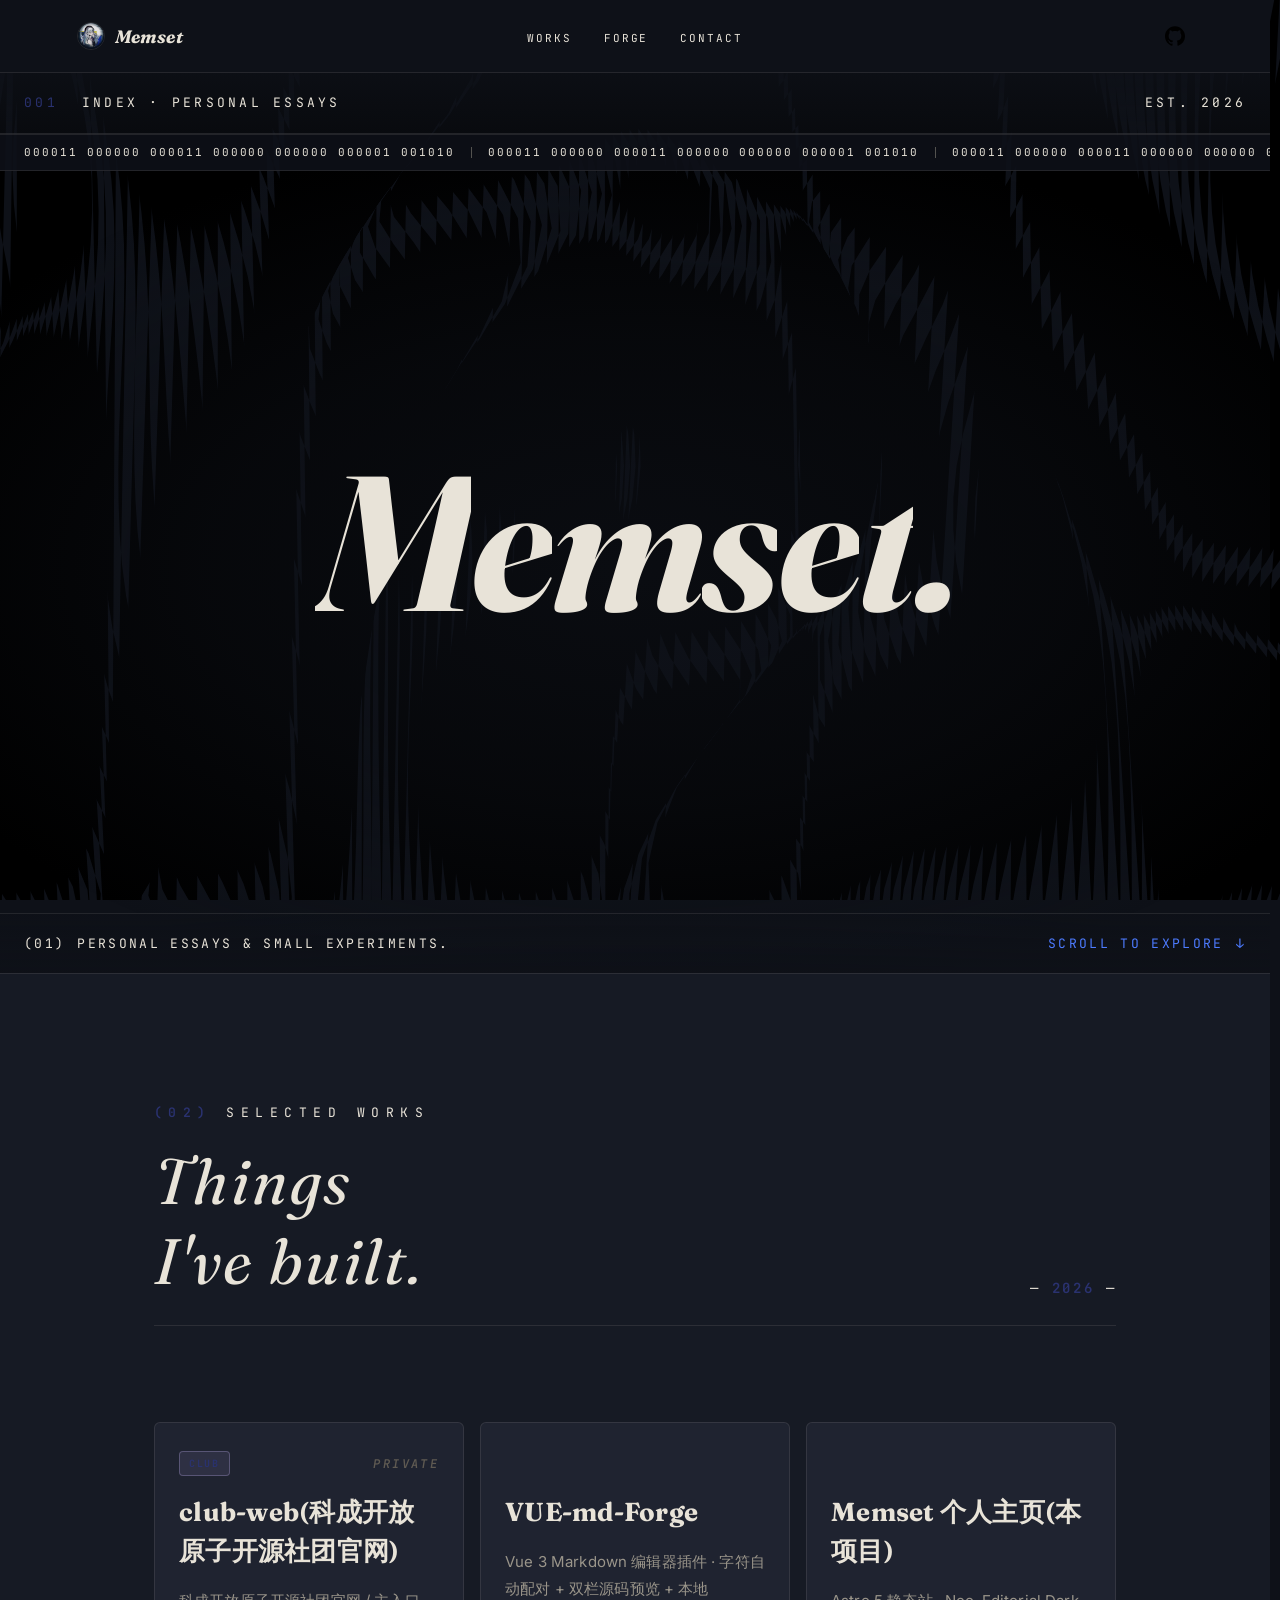
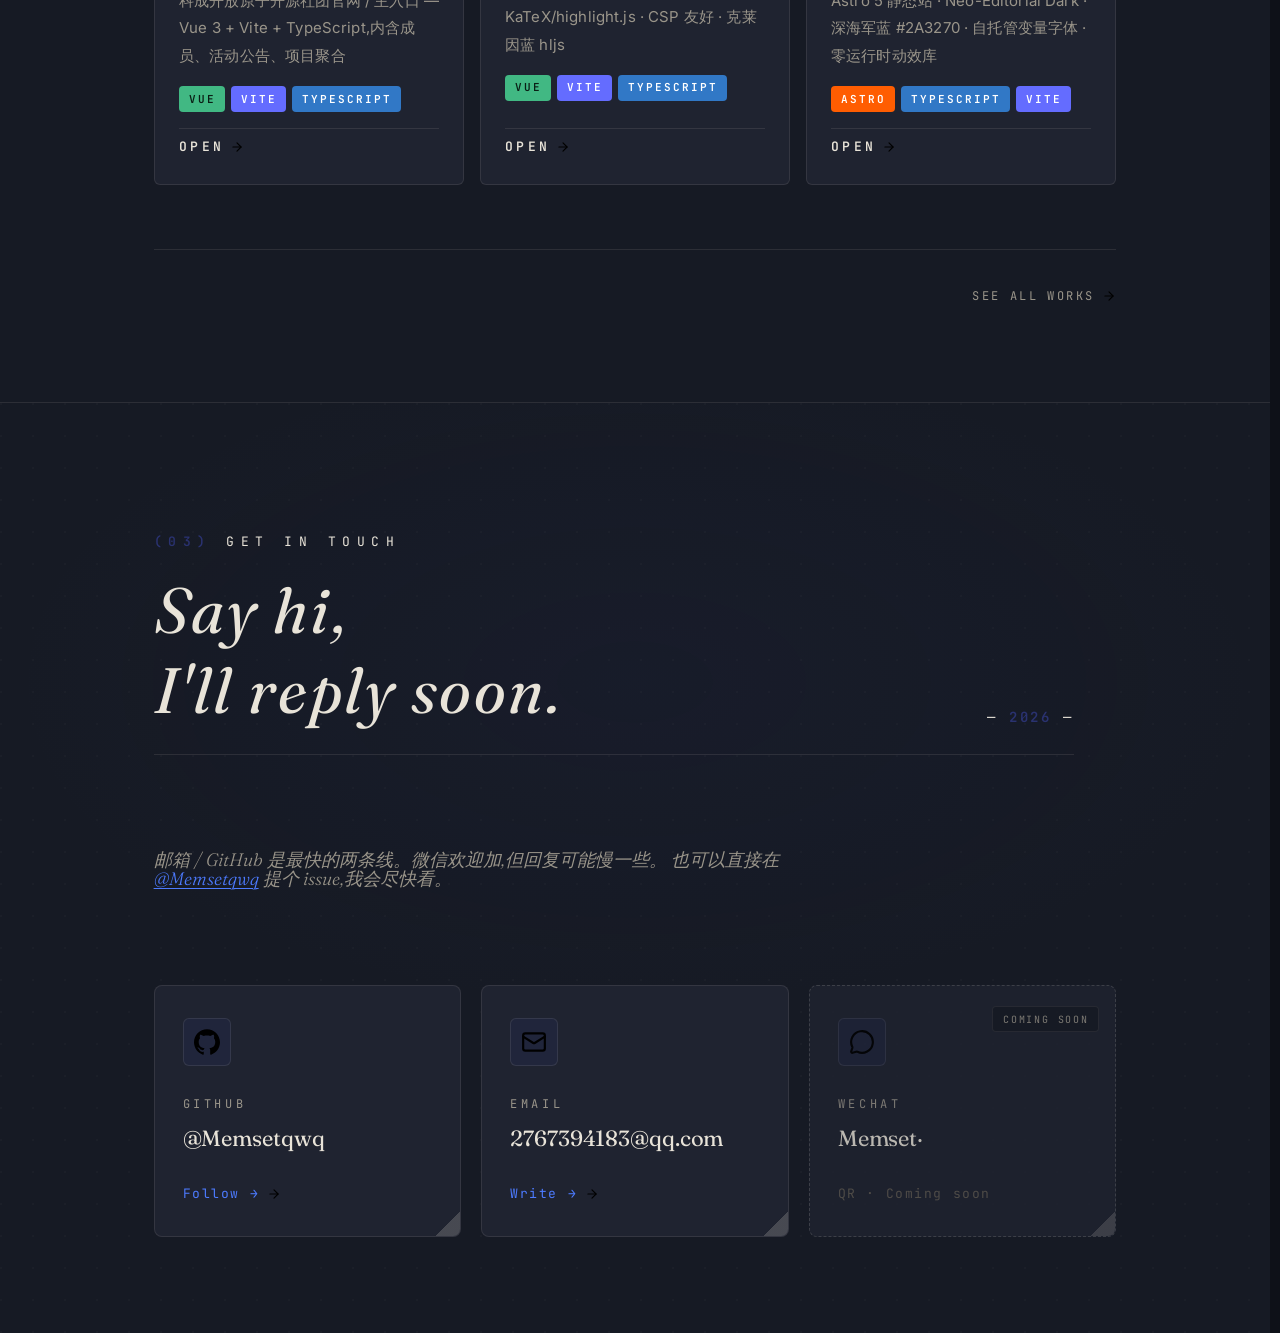
<file: index.html>
<!DOCTYPE html><html lang="zh-CN" data-theme="dark"> <head><meta charset="UTF-8"><meta name="viewport" content="width=device-width, initial-scale=1.0, viewport-fit=cover"><meta name="generator" content="Astro v5.18.2"><!-- 重新加载时强制回到顶部(覆盖浏览器 scroll restoration)
         is:inline:同步执行,必须在内容渲染前完成,避免滚动位置闪烁
         - scrollRestoration = 'manual':禁用浏览器自动恢复滚动位置
         - window.scrollTo(top:0):同步滚到顶部(在 HTML 解析前执行,避免 FOUC)
         - 'instant' behavior:立即滚,不被 CSS scroll-behavior: smooth 干扰
         - pageshow 兜底:处理 bfcache + 普通刷新 / 浏览器后退 --><script>
      if ('scrollRestoration' in history) history.scrollRestoration = 'manual';
      window.scrollTo({ top: 0, left: 0, behavior: 'instant' });

      // 兜底:处理 bfcache(从缓存恢复时也会触发 pageshow)
      // + 浏览器后退 / 刷新等所有"恢复页面"的场景
      window.addEventListener('pageshow', function () {
        window.scrollTo({ top: 0, left: 0, behavior: 'instant' });
      });
    </script><!-- 主标题 / 描述 --><title>Memset · 个人随笔与小实验</title><meta name="description" content="个人随笔与小实验 · Memset · est. 2026"><!-- Canonical --><link rel="canonical" href="https://memsetqwq.github.io/"><!-- Favicon — 头像 PNG 多尺寸 --><link rel="icon" type="image/png" sizes="32x32" href="/favicon-32.png"><link rel="icon" type="image/png" sizes="16x16" href="/favicon-16.png"><link rel="apple-touch-icon" sizes="180x180" href="/apple-touch-icon.png"><!-- Open Graph --><meta property="og:type" content="website"><meta property="og:title" content="Memset · 个人随笔与小实验"><meta property="og:description" content="个人随笔与小实验 · Memset · est. 2026"><meta property="og:url" content="https://memsetqwq.github.io/"><meta property="og:image" content="https://memsetqwq.github.io/og-image.png"><!-- Twitter --><meta name="twitter:card" content="summary_large_image"><meta name="twitter:title" content="Memset · 个人随笔与小实验"><meta name="twitter:description" content="个人随笔与小实验 · Memset · est. 2026"><!-- 主题色(移动浏览器 UI)— Neo-Editorial 暖炭底 --><meta name="theme-color" content="#0E1118"><meta name="color-scheme" content="dark"><!-- View Transitions --><meta name="astro-view-transitions-enabled" content="true"><meta name="astro-view-transitions-fallback" content="animate"><script type="module" src="/_astro/ClientRouter.astro_astro_type_script_index_0_lang.CDGfc0hd.js"></script><!-- JSON-LD:个人身份 --><script type="application/ld+json">{"@context":"https://schema.org","@type":"Person","name":"Memset","url":"https://memsetqwq.github.io","sameAs":["https://github.com/Memsetqwq"]}</script><link rel="stylesheet" href="/_astro/forge.DtIeI9El.css">
<style>.nav[data-astro-cid-dmqpwcec]{position:sticky;top:0;z-index:var(--z-nav);width:100%;background:var(--bg-deep);border-bottom:1px solid var(--line);transition:background var(--dur-base) var(--ease-out-quart)}.nav__container[data-astro-cid-dmqpwcec]{display:grid;grid-template-columns:1fr auto 1fr;align-items:center;height:4.5rem;padding:0 var(--gutter);gap:1rem}.nav__logo[data-astro-cid-dmqpwcec]{display:inline-flex;align-items:center;gap:.625rem;color:var(--text);transition:color var(--dur-fast)}.nav__logo[data-astro-cid-dmqpwcec]:hover{color:var(--accent)}.nav__logo-img[data-astro-cid-dmqpwcec]{display:block;width:1.75rem;height:1.75rem;border-radius:50%;object-fit:cover;border:1px solid var(--line);flex-shrink:0}.nav__logo-text[data-astro-cid-dmqpwcec]{font-family:var(--font-display);font-style:italic;font-weight:var(--fw-bold);font-size:1.125rem;letter-spacing:-.01em}.nav__menu[data-astro-cid-dmqpwcec]{justify-self:center}.nav__list[data-astro-cid-dmqpwcec]{display:flex;gap:2rem;list-style:none}.nav__link[data-astro-cid-dmqpwcec]{display:inline-flex;align-items:center;font-family:var(--font-mono);font-size:11px;letter-spacing:.18em;text-transform:uppercase;color:var(--text);position:relative;transition:color var(--dur-fast)}.nav__link[data-astro-cid-dmqpwcec]:after{content:"";position:absolute;bottom:-4px;left:0;width:0;height:1px;background:var(--accent);transition:width var(--dur-base) var(--ease-out-quart)}.nav__link[data-astro-cid-dmqpwcec]:hover{color:var(--accent)}.nav__link[data-astro-cid-dmqpwcec]:hover:after{width:100%}.nav__social[data-astro-cid-dmqpwcec]{justify-self:end;display:flex;gap:.75rem;align-items:center}.nav__social-link[data-astro-cid-dmqpwcec]{display:inline-flex;align-items:center;justify-content:center;width:2.25rem;height:2.25rem;border-radius:var(--radius);color:#fff;transition:color var(--dur-fast),background var(--dur-fast),border-color var(--dur-fast);border:1px solid transparent}.nav__social-link[data-astro-cid-dmqpwcec]:hover{color:var(--accent);background:var(--accent-soft);border-color:var(--accent)}@media(max-width:720px){.nav__container[data-astro-cid-dmqpwcec]{grid-template-columns:auto 1fr auto;gap:.5rem}.nav__menu[data-astro-cid-dmqpwcec],.nav__logo-text[data-astro-cid-dmqpwcec]{display:none}}@keyframes astroFadeInOut{0%{opacity:1}to{opacity:0}}@keyframes astroFadeIn{0%{opacity:0;mix-blend-mode:plus-lighter}to{opacity:1;mix-blend-mode:plus-lighter}}@keyframes astroFadeOut{0%{opacity:1;mix-blend-mode:plus-lighter}to{opacity:0;mix-blend-mode:plus-lighter}}@keyframes astroSlideFromRight{0%{transform:translate(100%)}}@keyframes astroSlideFromLeft{0%{transform:translate(-100%)}}@keyframes astroSlideToRight{to{transform:translate(100%)}}@keyframes astroSlideToLeft{to{transform:translate(-100%)}}@media(prefers-reduced-motion){::view-transition-group(*),::view-transition-old(*),::view-transition-new(*){animation:none!important}[data-astro-transition-scope]{animation:none!important}}
</style>
<link rel="stylesheet" href="/_astro/index.B-gFtWu_.css">
<style>.icon[data-astro-cid-patnjmll]{display:inline-block;vertical-align:middle;flex-shrink:0}
</style></head> <body> <div class="loader" id="loader" data-duration="3000" aria-hidden="true" data-astro-cid-7p2d43sv> <!-- 蓝色波浪盒(整块下扫,结束后 display:none) --> <div class="loader__wave-box" id="waveBox" data-astro-cid-7p2d43sv> <div class="loader__waves" data-astro-cid-7p2d43sv> <img src="/img/waves/wave-1.svg" alt="" data-astro-cid-7p2d43sv> <img src="/img/waves/wave-2.svg" alt="" data-astro-cid-7p2d43sv> <img src="/img/waves/wave-3.svg" alt="" data-astro-cid-7p2d43sv> <img src="/img/waves/wave-4.svg" alt="" data-astro-cid-7p2d43sv> <img src="/img/waves/wave-5.svg" id="shape" alt="" data-astro-cid-7p2d43sv> </div> </div> <!-- 中央文字(波浪盒之外,在视频上,2.5s 时淡出) --> <div class="loader__center" id="centerText" data-astro-cid-7p2d43sv> <h1 class="loader__brand" data-astro-cid-7p2d43sv>Memset.</h1> <p class="loader__tagline" data-astro-cid-7p2d43sv>
Personal essays & small experiments<br data-astro-cid-7p2d43sv>
Memset · est 2026
</p> </div> <!-- P3RE 风格 logo(已移除) --> </div>  <script type="module">function o(){const e=document.getElementById("waveBox"),t=document.getElementById("centerText");if(!e||!t)return;document.body.style.overflow="hidden",e.addEventListener("animationend",()=>{e.style.display="none"},{once:!0});const n=()=>{document.body.style.overflow!==""&&(document.body.style.overflow=""),window.dispatchEvent(new CustomEvent("loader:done"))};t.addEventListener("animationend",n,{once:!0}),setTimeout(()=>{document.body.style.overflow==="hidden"&&n()},4200)}document.readyState==="loading"?document.addEventListener("DOMContentLoaded",o):o();</script> <!-- 主体内容 -->  <header class="nav" data-astro-transition-persist="site-nav" data-astro-cid-dmqpwcec> <div class="nav__container" data-astro-cid-dmqpwcec> <!-- 左:头像小 Logo(替代原 M 字 SVG)— 保持原 1.75rem 尺寸 --> <a href="/" class="nav__logo" aria-label="Memset Home" data-astro-cid-dmqpwcec> <img src="/img/avatar.jpg" alt="" class="nav__logo-img" loading="eager" decoding="async" data-astro-cid-dmqpwcec> <span class="nav__logo-text" data-astro-cid-dmqpwcec>Memset</span> </a> <!-- 中:nav --> <nav class="nav__menu" aria-label="Primary" data-astro-cid-dmqpwcec> <ul class="nav__list" data-astro-cid-dmqpwcec> <li class="nav__item" data-astro-cid-dmqpwcec> <a href="/projects" class="nav__link" data-astro-cid-dmqpwcec> <span class="nav__link-text" data-astro-cid-dmqpwcec>Works</span> </a> </li><li class="nav__item" data-astro-cid-dmqpwcec> <a href="/forge" class="nav__link" data-astro-cid-dmqpwcec> <span class="nav__link-text" data-astro-cid-dmqpwcec>Forge</span> </a> </li><li class="nav__item" data-astro-cid-dmqpwcec> <a href="/#contact" class="nav__link" data-astro-cid-dmqpwcec> <span class="nav__link-text" data-astro-cid-dmqpwcec>Contact</span> </a> </li> </ul> </nav> <!-- 右:Social(只剩 GitHub,删除 Email)— GitHub 配色白色 --> <div class="nav__social" data-astro-cid-dmqpwcec> <a href="https://github.com/Memsetqwq" target="_blank" rel="noopener" aria-label="GitHub" class="nav__social-link" data-astro-cid-dmqpwcec> <img src="/icons/brand/github.svg" width="20" height="20" alt class="icon " style="color: currentColor;" aria-hidden="true" role="presentation" data-astro-cid-patnjmll>  </a> </div> </div> </header>  <main data-astro-cid-j7pv25f6> <section id="home" class="hero" data-hero data-astro-cid-bbe6dxrz> <!-- 背景矢量波浪(反向版)— 固定在 z-index 0 层 --> <a-waves data-astro-cid-cmbyvb6d="true"> <svg class="js-svg" data-astro-cid-cmbyvb6d></svg> </a-waves>  <script type="module">class E{constructor(e=Math.random()){const s=new Uint8Array(256);for(let n=0;n<256;n++)s[n]=n;let t=Math.floor(e*1e9)||1;const i=()=>(t=Math.imul(t,1664525)+1013904223|0,(t>>>0)/4294967295);for(let n=255;n>0;n--){const o=Math.floor(i()*(n+1));[s[n],s[o]]=[s[o],s[n]]}this.perm=new Uint8Array(512);for(let n=0;n<512;n++)this.perm[n]=s[n&255]}perlin2(e,s){const t=Math.floor(e)&255,i=Math.floor(s)&255;e-=Math.floor(e),s-=Math.floor(s);const n=e*e*e*(e*(e*6-15)+10),o=s*s*s*(s*(s*6-15)+10),c=this.perm[t]+i,u=this.perm[t+1]+i,a=(b,x,m)=>{const y=b&7,M=y<4?x:m,f=y<4?m:x;return(y&1?-M:M)+(y&2?-2*f:2*f)},r=a(this.perm[c],e,s),h=a(this.perm[u],e-1,s),d=a(this.perm[c+1],e,s-1),l=a(this.perm[u+1],e-1,s-1),v=r+n*(h-r),w=d+n*(l-d);return v+o*(w-v)}}class L extends HTMLElement{svg;mouse;lines=[];paths=[];noise;bounding;connectedCallback(){this.svg=this.querySelector(".js-svg"),this.mouse={x:-10,y:0,lx:0,ly:0,sx:0,sy:0,v:0,vs:0,a:0,set:!1},this.lines=[],this.paths=[],this.noise=new E(Math.random()),this.setSize(),this.setLines(),this.bindEvents(),requestAnimationFrame(this.tick.bind(this))}bindEvents(){window.addEventListener("resize",this.onResize.bind(this)),window.addEventListener("mousemove",this.onMouseMove.bind(this)),this.addEventListener("touchmove",this.onTouchMove.bind(this))}onResize(){this.setSize(),this.setLines()}onMouseMove(e){this.updateMousePosition(e.clientX,e.clientY)}onTouchMove(e){e.preventDefault();const s=e.touches[0];this.updateMousePosition(s.clientX,s.clientY)}updateMousePosition(e,s){const{mouse:t}=this;t.x=e-this.bounding.left,t.y=s-this.bounding.top,t.set||(t.sx=t.x,t.sy=t.y,t.lx=t.x,t.ly=t.y,t.set=!0)}setSize(){this.bounding=this.getBoundingClientRect(),this.svg.style.width=`${this.bounding.width}px`,this.svg.style.height=`${this.bounding.height}px`}setLines(){const{width:e,height:s}=this.bounding;this.lines=[],this.paths.forEach(h=>h.remove()),this.paths=[];const t=10,i=32,n=e+200,o=s+30,c=Math.ceil(n/t),u=Math.ceil(o/i),a=(e-t*c)/2,r=(s-i*u)/2;for(let h=0;h<=c;h++){const d=[];for(let v=0;v<=u;v++)d.push({x:a+t*h,y:r+i*v,wave:{x:0,y:0},cursor:{x:0,y:0,vx:0,vy:0}});const l=document.createElementNS("http://www.w3.org/2000/svg","path");l.classList.add("a__line"),l.classList.add("js-line"),this.svg.appendChild(l),this.paths.push(l),this.lines.push(d)}}movePoints(e){const{lines:s,mouse:t,noise:i}=this;s.forEach(n=>{n.forEach(o=>{const c=i.perlin2((o.x+e*.0125)*.00133,(o.y+e*.005)*.001)*12;o.wave.x=Math.cos(c)*32,o.wave.y=Math.sin(c)*16;const u=o.x-t.sx,a=o.y-t.sy,r=Math.hypot(u,a),h=Math.max(175,t.vs);if(r<h){const d=1-r/h,l=Math.cos(r*.001)*d;o.cursor.vx+=Math.cos(t.a)*l*h*t.vs*65e-5,o.cursor.vy+=Math.sin(t.a)*l*h*t.vs*65e-5}o.cursor.vx+=(0-o.cursor.x)*.005,o.cursor.vy+=(0-o.cursor.y)*.005,o.cursor.vx*=.925,o.cursor.vy*=.925,o.cursor.x+=o.cursor.vx*2,o.cursor.y+=o.cursor.vy*2,o.cursor.x=Math.min(100,Math.max(-100,o.cursor.x)),o.cursor.y=Math.min(100,Math.max(-100,o.cursor.y))})})}moved(e,s=!0){const t={x:e.x+e.wave.x+(s?e.cursor.x:0),y:e.y+e.wave.y+(s?e.cursor.y:0)};return t.x=Math.round(t.x*10)/10,t.y=Math.round(t.y*10)/10,t}drawLines(){const{lines:e,paths:s}=this;e.forEach((t,i)=>{const n=this.moved(t[0],!1);let o=`M ${n.x} ${n.y}`;t.forEach((c,u)=>{const a=u===t.length-1,r=this.moved(c,!a);o+=` L ${r.x} ${r.y}`}),s[i].setAttribute("d",o)})}tick(e){const{mouse:s}=this;s.sx+=(s.x-s.sx)*.1,s.sy+=(s.y-s.sy)*.1;const t=s.x-s.lx,i=s.y-s.ly,n=Math.hypot(t,i);s.v=n,s.vs+=(n-s.vs)*.1,s.vs=Math.min(100,s.vs),s.lx=s.x,s.ly=s.y,s.a=Math.atan2(i,t),this.style.setProperty("--x",`${s.sx}px`),this.style.setProperty("--y",`${s.sy}px`),this.movePoints(e),this.drawLines(),requestAnimationFrame(this.tick.bind(this))}}customElements.get("a-waves")||customElements.define("a-waves",L);</script> <!-- 中央暗蒙版(可读性):从中央向外的径向渐变,中央文字区偏暗 --> <div class="hero__overlay" aria-hidden="true" data-astro-cid-bbe6dxrz></div> <!-- 顶部 hairline + 章节 eyebrow --> <div class="hero__top container" data-astro-cid-bbe6dxrz> <div class="hero__eyebrow mono" data-astro-cid-bbe6dxrz> <span class="hero__eyebrow-num" data-astro-cid-bbe6dxrz>001</span> <span class="hero__eyebrow-text" data-astro-cid-bbe6dxrz>Index · Personal essays</span> </div> <div class="hero__date mono" data-astro-cid-bbe6dxrz>est. 2026</div> </div> <!-- 莫尔斯码 marquee(横向无缝循环)— 内容宽度 ≥ 1440 viewport,避免割裂 --> <div class="hero__separator" aria-hidden="true" data-astro-cid-bbe6dxrz> <div class="hero__binaries" data-astro-cid-bbe6dxrz> <!-- 副本组 1(3 副本 × 7 字符莫尔斯码,内容宽 ≈ 1800px) --> <span class="hero__code" data-astro-cid-bbe6dxrz>000011 000000 000011 000000 000000 000001 001010</span> <span class="hero__stripes" data-astro-cid-bbe6dxrz></span> <span class="hero__code" data-astro-cid-bbe6dxrz>000011 000000 000011 000000 000000 000001 001010</span> <span class="hero__stripes" data-astro-cid-bbe6dxrz></span> <span class="hero__code" data-astro-cid-bbe6dxrz>000011 000000 000011 000000 000000 000001 001010</span> <span class="hero__stripes" data-astro-cid-bbe6dxrz></span> <!-- 副本组 2(完整重复)— translateX(-50%) 无缝循环 --> <span class="hero__code" data-astro-cid-bbe6dxrz>000011 000000 000011 000000 000000 000001 001010</span> <span class="hero__stripes" data-astro-cid-bbe6dxrz></span> <span class="hero__code" data-astro-cid-bbe6dxrz>000011 000000 000011 000000 000000 000001 001010</span> <span class="hero__stripes" data-astro-cid-bbe6dxrz></span> <span class="hero__code" data-astro-cid-bbe6dxrz>000011 000000 000011 000000 000000 000001 001010</span> </div> </div> <!-- 大标题(Fraunces italic + 字符切片入场) --> <h1 class="hero__title" data-astro-cid-bbe6dxrz> <span class="hero__word" data-astro-cid-bbe6dxrz> <span class="char" data-astro-cid-bbe6dxrz><span class="char__inner" data-astro-cid-bbe6dxrz>M</span></span> <span class="char" data-astro-cid-bbe6dxrz><span class="char__inner" data-astro-cid-bbe6dxrz>e</span></span> <span class="char" data-astro-cid-bbe6dxrz><span class="char__inner" data-astro-cid-bbe6dxrz>m</span></span> <span class="char" data-astro-cid-bbe6dxrz><span class="char__inner" data-astro-cid-bbe6dxrz>s</span></span> <span class="char" data-astro-cid-bbe6dxrz><span class="char__inner" data-astro-cid-bbe6dxrz>e</span></span> <span class="char" data-astro-cid-bbe6dxrz><span class="char__inner" data-astro-cid-bbe6dxrz>t</span></span> <span class="char" data-astro-cid-bbe6dxrz><span class="char__inner" data-astro-cid-bbe6dxrz>.</span></span> </span> </h1> <!-- 底部 hairline + meta --> <div class="hero__meta container" data-astro-cid-bbe6dxrz> <span class="hero__meta-item" data-astro-cid-bbe6dxrz> <span class="hero__meta-num" data-astro-cid-bbe6dxrz>(01)</span> <span class="hero__meta-text" data-astro-cid-bbe6dxrz>Personal essays & small experiments.</span> </span> <span class="hero__meta-item hero__meta-item--end" data-astro-cid-bbe6dxrz>
Scroll to explore
<span class="hero__meta-arrow" aria-hidden="true" data-astro-cid-bbe6dxrz>↓</span> </span> </div> </section>  <script type="module">function t(){const e=document.querySelector(".hero[data-hero]");!e||e.dataset.revealed==="true"||(e.dataset.revealed="true")}function r(){const e=document.querySelector(".hero[data-hero]");if(e){if(window.matchMedia("(prefers-reduced-motion: reduce)").matches){t();return}window.addEventListener("loader:done",t,{once:!0}),setTimeout(()=>{e.dataset.revealed!=="true"&&t()},5e3)}}document.readyState==="loading"?document.addEventListener("DOMContentLoaded",r):r();document.addEventListener("astro:page-load",r);</script> <!-- v0.3:Works 预览 — 手写项目 + GitHub 仓库混合卡片 --> <section class="works-preview section" id="works" data-astro-cid-j7pv25f6> <div class="container" data-astro-cid-j7pv25f6> <header class="sec-title" data-astro-cid-j7pv25f6> <div class="sec-title__head" data-astro-cid-j7pv25f6> <p class="sec-title__eyebrow" data-astro-cid-j7pv25f6><em data-astro-cid-j7pv25f6>(02)</em> Selected works</p> <h2 class="sec-title__heading" data-astro-cid-j7pv25f6>Things<br data-astro-cid-j7pv25f6>I've <em data-astro-cid-j7pv25f6>built.</em></h2> </div> <p class="sec-title__no mono" data-astro-cid-j7pv25f6>— <strong data-astro-cid-j7pv25f6>2026</strong> —</p> </header> <ul class="works-preview__grid" role="list" data-astro-cid-j7pv25f6> <li data-astro-cid-j7pv25f6> <a class="archive__card" href="/projects/p-05-club-web" data-tags="Vue,Vite,TypeScript,OpenSource" data-source="github" data-astro-cid-j7pv25f6> <div class="archive__meta-head" data-astro-cid-j7pv25f6>  <span class="archive__source mono archive__source--club" data-astro-cid-j7pv25f6> Club </span>  <span class="archive__meta-info mono" data-astro-cid-j7pv25f6> <span class="archive__private" data-astro-cid-j7pv25f6>Private</span> </span> </div> <h3 class="archive__card-title" data-astro-cid-j7pv25f6>club-web(科成开放原子开源社团官网)</h3> <p class="archive__summary" data-astro-cid-j7pv25f6>科成开放原子开源社团官网 / 主入口 — Vue 3 + Vite + TypeScript,内含成员、活动公告、项目聚合</p> <ul class="archive__tags-list" data-astro-cid-j7pv25f6> <li class="archive__tag-chip mono" data-tag="vue" data-astro-cid-j7pv25f6>Vue</li><li class="archive__tag-chip mono" data-tag="vite" data-astro-cid-j7pv25f6>Vite</li><li class="archive__tag-chip mono" data-tag="typescript" data-astro-cid-j7pv25f6>TypeScript</li> </ul> <div class="archive__card-foot mono" data-astro-cid-j7pv25f6> <span class="archive__card-link" data-astro-cid-j7pv25f6> Open <img src="/icons/lucide/arrow-right.svg" width="14" height="14" alt class="icon " style="color: currentColor;" aria-hidden="true" role="presentation" data-astro-cid-patnjmll>  </span>  </div> </a> </li><li data-astro-cid-j7pv25f6> <a class="archive__card" href="/projects/p-04-vue-md-forge" data-tags="Vue,Vite,TypeScript,Markdown,KaTeX,highlight.js" data-source="hand-written" data-astro-cid-j7pv25f6> <div class="archive__meta-head" data-astro-cid-j7pv25f6>     </div> <h3 class="archive__card-title" data-astro-cid-j7pv25f6>VUE-md-Forge</h3> <p class="archive__summary" data-astro-cid-j7pv25f6>Vue 3 Markdown 编辑器插件 · 字符自动配对 + 双栏源码预览 + 本地 KaTeX/highlight.js · CSP 友好 · 克莱因蓝 hljs</p> <ul class="archive__tags-list" data-astro-cid-j7pv25f6> <li class="archive__tag-chip mono" data-tag="vue" data-astro-cid-j7pv25f6>Vue</li><li class="archive__tag-chip mono" data-tag="vite" data-astro-cid-j7pv25f6>Vite</li><li class="archive__tag-chip mono" data-tag="typescript" data-astro-cid-j7pv25f6>TypeScript</li> </ul> <div class="archive__card-foot mono" data-astro-cid-j7pv25f6> <span class="archive__card-link" data-astro-cid-j7pv25f6> Open <img src="/icons/lucide/arrow-right.svg" width="14" height="14" alt class="icon " style="color: currentColor;" aria-hidden="true" role="presentation" data-astro-cid-patnjmll>  </span>  </div> </a> </li><li data-astro-cid-j7pv25f6> <a class="archive__card" href="/projects/p-03-this-site" data-tags="Astro,TypeScript,Vite" data-source="hand-written" data-astro-cid-j7pv25f6> <div class="archive__meta-head" data-astro-cid-j7pv25f6>     </div> <h3 class="archive__card-title" data-astro-cid-j7pv25f6>Memset 个人主页(本项目)</h3> <p class="archive__summary" data-astro-cid-j7pv25f6>Astro 5 静态站 · Neo-Editorial Dark · 深海军蓝 #2A3270 · 自托管变量字体 · 零运行时动效库</p> <ul class="archive__tags-list" data-astro-cid-j7pv25f6> <li class="archive__tag-chip mono" data-tag="astro" data-astro-cid-j7pv25f6>Astro</li><li class="archive__tag-chip mono" data-tag="typescript" data-astro-cid-j7pv25f6>TypeScript</li><li class="archive__tag-chip mono" data-tag="vite" data-astro-cid-j7pv25f6>Vite</li> </ul> <div class="archive__card-foot mono" data-astro-cid-j7pv25f6> <span class="archive__card-link" data-astro-cid-j7pv25f6> Open <img src="/icons/lucide/arrow-right.svg" width="14" height="14" alt class="icon " style="color: currentColor;" aria-hidden="true" role="presentation" data-astro-cid-patnjmll>  </span>  </div> </a> </li> </ul> <footer class="works-preview__foot" data-astro-cid-j7pv25f6> <a href="/projects" class="works-preview__link mono" data-astro-cid-j7pv25f6> <span data-astro-cid-j7pv25f6>See all works</span> <img src="/icons/lucide/arrow-right.svg" width="14" height="14" alt class="icon " style="color: currentColor;" aria-hidden="true" role="presentation" data-astro-cid-patnjmll>  </a> </footer> </div> </section> <section id="contact" class="contact section" data-astro-cid-jjagjrbk> <div class="container" data-astro-cid-jjagjrbk> <header class="contact__header" data-astro-cid-jjagjrbk> <div class="sec-title" data-astro-cid-jjagjrbk> <div class="sec-title__head" data-astro-cid-jjagjrbk> <p class="sec-title__eyebrow" data-astro-cid-jjagjrbk><em data-astro-cid-jjagjrbk>(03)</em> Get in touch</p> <h2 class="sec-title__heading" data-astro-cid-jjagjrbk>Say hi,<br data-astro-cid-jjagjrbk>I'll reply soon.</h2> </div> <p class="sec-title__no mono" data-astro-cid-jjagjrbk>— <strong data-astro-cid-jjagjrbk>2026</strong> —</p> </div> <p class="contact__lead lead" data-astro-cid-jjagjrbk>
邮箱 / GitHub 是最快的两条线。微信欢迎加,但回复可能慢一些。
        也可以直接在 <a href="https://github.com/Memsetqwq" target="_blank" rel="noopener" class="contact__inline-link" data-astro-cid-jjagjrbk>@Memsetqwq</a> 提个 issue,我会尽快看。
</p> </header> <ul class="contact__grid" role="list" data-astro-cid-jjagjrbk> <li class="contact-card " data-astro-cid-jjagjrbk> <div class="contact-card__icon" aria-hidden="true" data-astro-cid-jjagjrbk> <img src="/icons/brand/github.svg" width="26" height="26" alt class="icon " style="color: currentColor;" aria-hidden="true" role="presentation" data-astro-cid-patnjmll>  </div> <div class="contact-card__body" data-astro-cid-jjagjrbk> <p class="contact-card__label mono" data-astro-cid-jjagjrbk>GitHub</p> <p class="contact-card__value" data-astro-cid-jjagjrbk>@Memsetqwq</p> </div> <div class="contact-card__cta" data-astro-cid-jjagjrbk> <a href="https://github.com/Memsetqwq" target="_blank" rel="noopener" class="contact-card__link" data-astro-cid-jjagjrbk> <span data-astro-cid-jjagjrbk>Follow →</span> <img src="/icons/lucide/arrow-right.svg" width="14" height="14" alt class="icon " style="color: currentColor;" aria-hidden="true" role="presentation" data-astro-cid-patnjmll>  </a> </div>  <!-- 装饰:右下角小三角(角标感) --> <span class="contact-card__corner" aria-hidden="true" data-astro-cid-jjagjrbk></span> </li><li class="contact-card " data-astro-cid-jjagjrbk> <div class="contact-card__icon" aria-hidden="true" data-astro-cid-jjagjrbk> <img src="/icons/brand/mail.svg" width="26" height="26" alt class="icon " style="color: currentColor;" aria-hidden="true" role="presentation" data-astro-cid-patnjmll>  </div> <div class="contact-card__body" data-astro-cid-jjagjrbk> <p class="contact-card__label mono" data-astro-cid-jjagjrbk>Email</p> <p class="contact-card__value" data-astro-cid-jjagjrbk>2767394183@qq.com</p> </div> <div class="contact-card__cta" data-astro-cid-jjagjrbk> <a href="mailto:2767394183@qq.com" class="contact-card__link" data-astro-cid-jjagjrbk> <span data-astro-cid-jjagjrbk>Write →</span> <img src="/icons/lucide/arrow-right.svg" width="14" height="14" alt class="icon " style="color: currentColor;" aria-hidden="true" role="presentation" data-astro-cid-patnjmll>  </a> </div>  <!-- 装饰:右下角小三角(角标感) --> <span class="contact-card__corner" aria-hidden="true" data-astro-cid-jjagjrbk></span> </li><li class="contact-card contact-card--placeholder" data-astro-cid-jjagjrbk> <div class="contact-card__icon" aria-hidden="true" data-astro-cid-jjagjrbk> <img src="/icons/lucide/message-circle.svg" width="26" height="26" alt class="icon " style="color: currentColor;" aria-hidden="true" role="presentation" data-astro-cid-patnjmll>  </div> <div class="contact-card__body" data-astro-cid-jjagjrbk> <p class="contact-card__label mono" data-astro-cid-jjagjrbk>WeChat</p> <p class="contact-card__value" data-astro-cid-jjagjrbk>Memset·</p> </div> <div class="contact-card__cta" data-astro-cid-jjagjrbk> <span class="contact-card__link contact-card__link--disabled" data-astro-cid-jjagjrbk> QR · Coming soon </span> </div> <div class="contact-card__placeholder-tag mono" data-astro-cid-jjagjrbk>Coming soon</div> <!-- 装饰:右下角小三角(角标感) --> <span class="contact-card__corner" aria-hidden="true" data-astro-cid-jjagjrbk></span> </li> </ul> </div> </section>  </main>  </body></html>  <script type="module">function o(){const r=document.querySelectorAll(".works-preview .archive__card");r.length===0||window.matchMedia("(prefers-reduced-motion: reduce)").matches||r.forEach(e=>{if(e._tiltBound)return;e._tiltBound=!0;let t=0;e.addEventListener("mousemove",i=>{t&&cancelAnimationFrame(t),t=requestAnimationFrame(()=>{const n=e.getBoundingClientRect(),s=(i.clientX-n.left)/n.width,a=(i.clientY-n.top)/n.height,d=(s-.5)*12,l=(.5-a)*10;e.style.transform=`perspective(1200px) rotateX(${l.toFixed(2)}deg) rotateY(${d.toFixed(2)}deg) translateY(-4px) translateZ(8px)`,e.style.setProperty("--mx",`${(s*100).toFixed(1)}%`),e.style.setProperty("--my",`${(a*100).toFixed(1)}%`)})}),e.addEventListener("mouseleave",()=>{t&&cancelAnimationFrame(t),e.style.transform="",e.style.removeProperty("--mx"),e.style.removeProperty("--my")})})}document.readyState==="loading"?document.addEventListener("DOMContentLoaded",o):o();document.addEventListener("astro:page-load",o);</script>
</file>
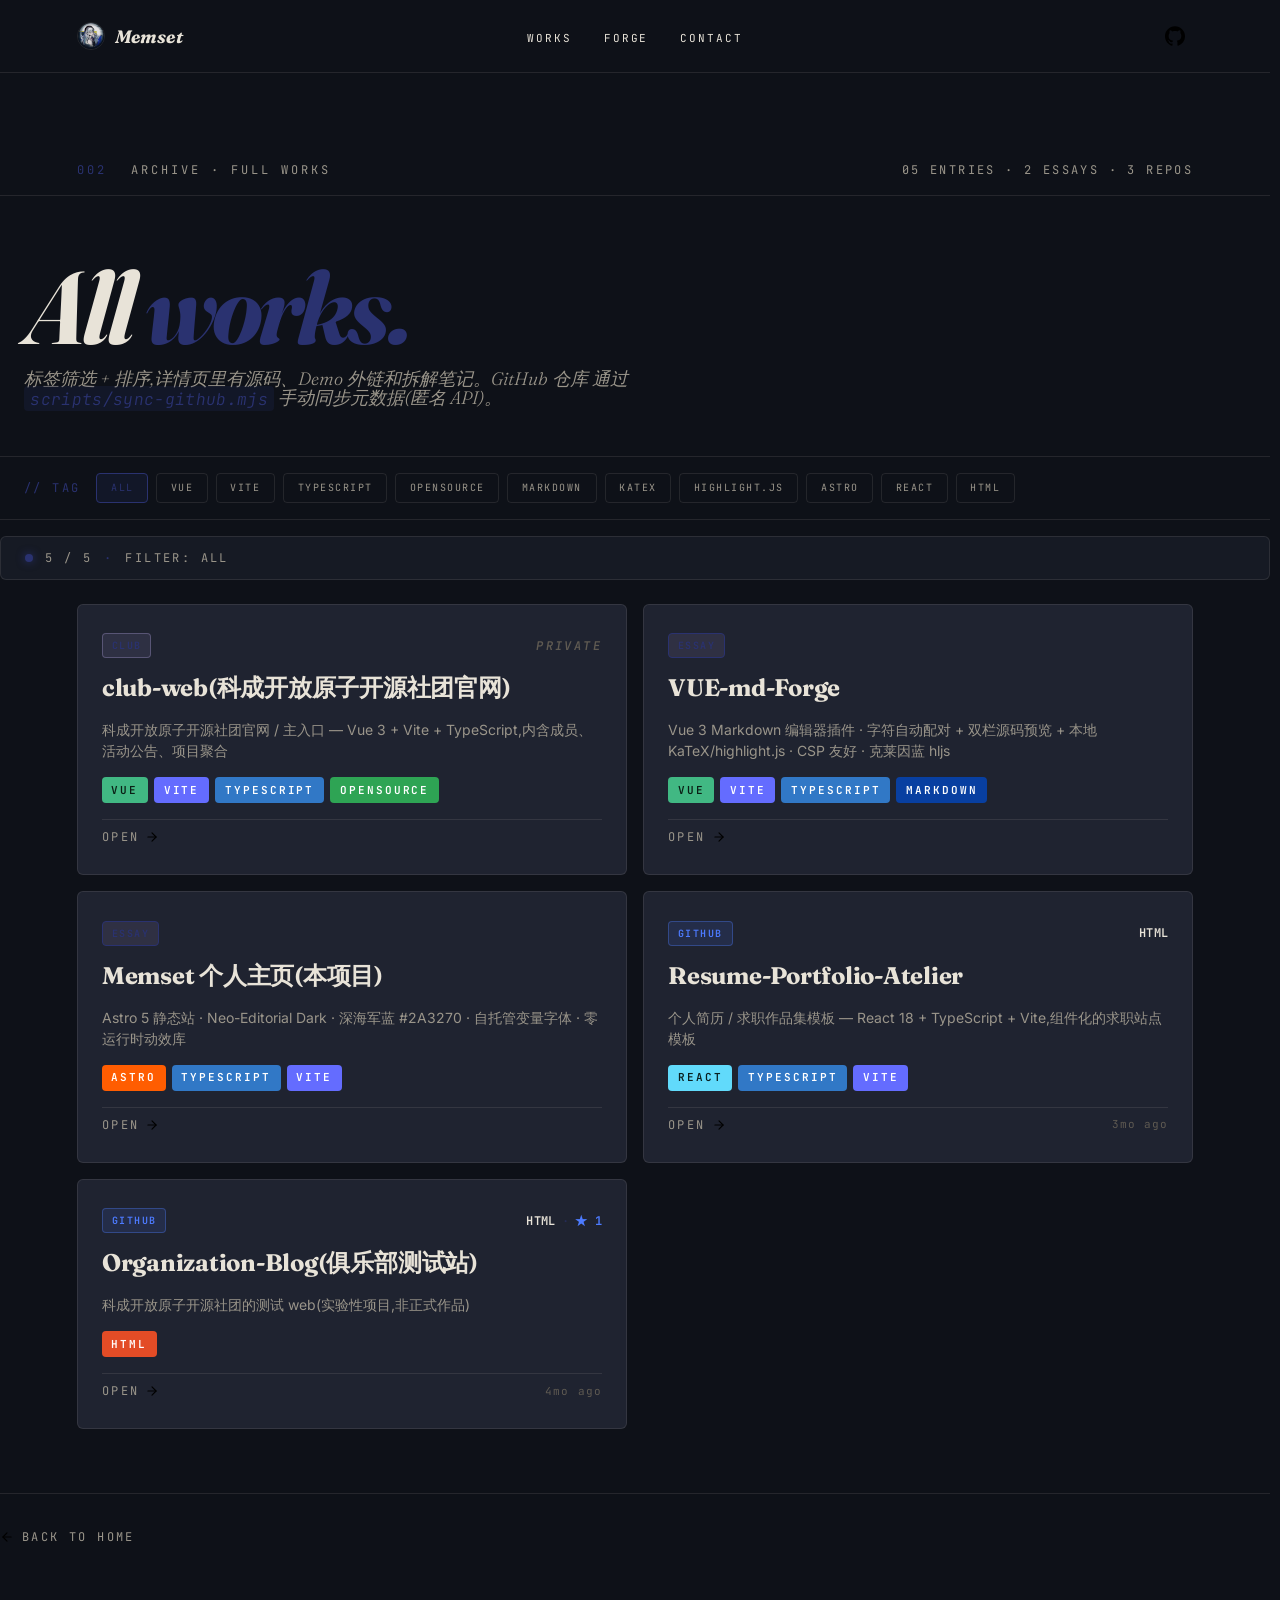
<file: projects/index.html>
<!DOCTYPE html><html lang="zh-CN" data-theme="dark"> <head><meta charset="UTF-8"><meta name="viewport" content="width=device-width, initial-scale=1.0, viewport-fit=cover"><meta name="generator" content="Astro v5.18.2"><!-- 重新加载时强制回到顶部(覆盖浏览器 scroll restoration)
         is:inline:同步执行,必须在内容渲染前完成,避免滚动位置闪烁
         - scrollRestoration = 'manual':禁用浏览器自动恢复滚动位置
         - window.scrollTo(top:0):同步滚到顶部(在 HTML 解析前执行,避免 FOUC)
         - 'instant' behavior:立即滚,不被 CSS scroll-behavior: smooth 干扰
         - pageshow 兜底:处理 bfcache + 普通刷新 / 浏览器后退 --><script>
      if ('scrollRestoration' in history) history.scrollRestoration = 'manual';
      window.scrollTo({ top: 0, left: 0, behavior: 'instant' });

      // 兜底:处理 bfcache(从缓存恢复时也会触发 pageshow)
      // + 浏览器后退 / 刷新等所有"恢复页面"的场景
      window.addEventListener('pageshow', function () {
        window.scrollTo({ top: 0, left: 0, behavior: 'instant' });
      });
    </script><!-- 主标题 / 描述 --><title>Works · Memset</title><meta name="description" content="完整项目集 — 标签筛选 + 排序"><!-- Canonical --><link rel="canonical" href="https://memsetqwq.github.io/projects/"><!-- Favicon — 头像 PNG 多尺寸 --><link rel="icon" type="image/png" sizes="32x32" href="/favicon-32.png"><link rel="icon" type="image/png" sizes="16x16" href="/favicon-16.png"><link rel="apple-touch-icon" sizes="180x180" href="/apple-touch-icon.png"><!-- Open Graph --><meta property="og:type" content="website"><meta property="og:title" content="Works · Memset"><meta property="og:description" content="完整项目集 — 标签筛选 + 排序"><meta property="og:url" content="https://memsetqwq.github.io/projects/"><meta property="og:image" content="https://memsetqwq.github.io/og-image.png"><!-- Twitter --><meta name="twitter:card" content="summary_large_image"><meta name="twitter:title" content="Works · Memset"><meta name="twitter:description" content="完整项目集 — 标签筛选 + 排序"><!-- 主题色(移动浏览器 UI)— Neo-Editorial 暖炭底 --><meta name="theme-color" content="#0E1118"><meta name="color-scheme" content="dark"><!-- View Transitions --><meta name="astro-view-transitions-enabled" content="true"><meta name="astro-view-transitions-fallback" content="animate"><script type="module" src="/_astro/ClientRouter.astro_astro_type_script_index_0_lang.CDGfc0hd.js"></script><!-- JSON-LD:个人身份 --><script type="application/ld+json">{"@context":"https://schema.org","@type":"Person","name":"Memset","url":"https://memsetqwq.github.io","sameAs":["https://github.com/Memsetqwq"]}</script><link rel="stylesheet" href="/_astro/forge.DtIeI9El.css">
<style>.icon[data-astro-cid-patnjmll]{display:inline-block;vertical-align:middle;flex-shrink:0}
.nav[data-astro-cid-dmqpwcec]{position:sticky;top:0;z-index:var(--z-nav);width:100%;background:var(--bg-deep);border-bottom:1px solid var(--line);transition:background var(--dur-base) var(--ease-out-quart)}.nav__container[data-astro-cid-dmqpwcec]{display:grid;grid-template-columns:1fr auto 1fr;align-items:center;height:4.5rem;padding:0 var(--gutter);gap:1rem}.nav__logo[data-astro-cid-dmqpwcec]{display:inline-flex;align-items:center;gap:.625rem;color:var(--text);transition:color var(--dur-fast)}.nav__logo[data-astro-cid-dmqpwcec]:hover{color:var(--accent)}.nav__logo-img[data-astro-cid-dmqpwcec]{display:block;width:1.75rem;height:1.75rem;border-radius:50%;object-fit:cover;border:1px solid var(--line);flex-shrink:0}.nav__logo-text[data-astro-cid-dmqpwcec]{font-family:var(--font-display);font-style:italic;font-weight:var(--fw-bold);font-size:1.125rem;letter-spacing:-.01em}.nav__menu[data-astro-cid-dmqpwcec]{justify-self:center}.nav__list[data-astro-cid-dmqpwcec]{display:flex;gap:2rem;list-style:none}.nav__link[data-astro-cid-dmqpwcec]{display:inline-flex;align-items:center;font-family:var(--font-mono);font-size:11px;letter-spacing:.18em;text-transform:uppercase;color:var(--text);position:relative;transition:color var(--dur-fast)}.nav__link[data-astro-cid-dmqpwcec]:after{content:"";position:absolute;bottom:-4px;left:0;width:0;height:1px;background:var(--accent);transition:width var(--dur-base) var(--ease-out-quart)}.nav__link[data-astro-cid-dmqpwcec]:hover{color:var(--accent)}.nav__link[data-astro-cid-dmqpwcec]:hover:after{width:100%}.nav__social[data-astro-cid-dmqpwcec]{justify-self:end;display:flex;gap:.75rem;align-items:center}.nav__social-link[data-astro-cid-dmqpwcec]{display:inline-flex;align-items:center;justify-content:center;width:2.25rem;height:2.25rem;border-radius:var(--radius);color:#fff;transition:color var(--dur-fast),background var(--dur-fast),border-color var(--dur-fast);border:1px solid transparent}.nav__social-link[data-astro-cid-dmqpwcec]:hover{color:var(--accent);background:var(--accent-soft);border-color:var(--accent)}@media(max-width:720px){.nav__container[data-astro-cid-dmqpwcec]{grid-template-columns:auto 1fr auto;gap:.5rem}.nav__menu[data-astro-cid-dmqpwcec],.nav__logo-text[data-astro-cid-dmqpwcec]{display:none}}@keyframes astroFadeInOut{0%{opacity:1}to{opacity:0}}@keyframes astroFadeIn{0%{opacity:0;mix-blend-mode:plus-lighter}to{opacity:1;mix-blend-mode:plus-lighter}}@keyframes astroFadeOut{0%{opacity:1;mix-blend-mode:plus-lighter}to{opacity:0;mix-blend-mode:plus-lighter}}@keyframes astroSlideFromRight{0%{transform:translate(100%)}}@keyframes astroSlideFromLeft{0%{transform:translate(-100%)}}@keyframes astroSlideToRight{to{transform:translate(100%)}}@keyframes astroSlideToLeft{to{transform:translate(-100%)}}@media(prefers-reduced-motion){::view-transition-group(*),::view-transition-old(*),::view-transition-new(*){animation:none!important}[data-astro-transition-scope]{animation:none!important}}
</style>
<link rel="stylesheet" href="/_astro/index.CmTywrUL.css"></head> <body>  <!-- 主体内容 -->  <header class="nav" data-astro-transition-persist="site-nav" data-astro-cid-dmqpwcec> <div class="nav__container" data-astro-cid-dmqpwcec> <!-- 左:头像小 Logo(替代原 M 字 SVG)— 保持原 1.75rem 尺寸 --> <a href="/" class="nav__logo" aria-label="Memset Home" data-astro-cid-dmqpwcec> <img src="/img/avatar.jpg" alt="" class="nav__logo-img" loading="eager" decoding="async" data-astro-cid-dmqpwcec> <span class="nav__logo-text" data-astro-cid-dmqpwcec>Memset</span> </a> <!-- 中:nav --> <nav class="nav__menu" aria-label="Primary" data-astro-cid-dmqpwcec> <ul class="nav__list" data-astro-cid-dmqpwcec> <li class="nav__item" data-astro-cid-dmqpwcec> <a href="/projects" class="nav__link" data-astro-cid-dmqpwcec> <span class="nav__link-text" data-astro-cid-dmqpwcec>Works</span> </a> </li><li class="nav__item" data-astro-cid-dmqpwcec> <a href="/forge" class="nav__link" data-astro-cid-dmqpwcec> <span class="nav__link-text" data-astro-cid-dmqpwcec>Forge</span> </a> </li><li class="nav__item" data-astro-cid-dmqpwcec> <a href="/#contact" class="nav__link" data-astro-cid-dmqpwcec> <span class="nav__link-text" data-astro-cid-dmqpwcec>Contact</span> </a> </li> </ul> </nav> <!-- 右:Social(只剩 GitHub,删除 Email)— GitHub 配色白色 --> <div class="nav__social" data-astro-cid-dmqpwcec> <a href="https://github.com/Memsetqwq" target="_blank" rel="noopener" aria-label="GitHub" class="nav__social-link" data-astro-cid-dmqpwcec> <img src="/icons/brand/github.svg" width="20" height="20" alt class="icon " style="color: currentColor;" aria-hidden="true" role="presentation" data-astro-cid-patnjmll>  </a> </div> </div> </header>  <main class="archive" data-astro-cid-2hwget37> <!-- 顶部 eyebrow --> <div class="archive__top container" data-astro-cid-2hwget37> <span class="archive__eyebrow mono" data-astro-cid-2hwget37> <span class="archive__eyebrow-num" data-astro-cid-2hwget37>002</span> <span class="archive__eyebrow-text" data-astro-cid-2hwget37>Archive · Full works</span> </span> <span class="archive__date mono" data-astro-cid-2hwget37> 05 entries · 2 essays · 3 repos
</span> </div> <!-- 头部 --> <header class="archive__head container" data-astro-cid-2hwget37> <h1 class="archive__title" data-astro-cid-2hwget37>
All <em data-astro-cid-2hwget37>works.</em> </h1> <p class="archive__lead lead" data-astro-cid-2hwget37>
标签筛选 + 排序,详情页里有源码、Demo 外链和拆解笔记。GitHub 仓库
        通过 <code data-astro-cid-2hwget37>scripts/sync-github.mjs</code> 手动同步元数据(匿名 API)。
</p> </header> <!-- 工具条 --> <div class="archive__toolbar container" data-astro-cid-2hwget37> <div class="archive__tags" role="group" aria-label="按标签筛选" data-astro-cid-2hwget37> <span class="archive__tags-label mono" data-astro-cid-2hwget37>// TAG</span> <button class="archive__tag is-active mono" data-tag="all" type="button" data-astro-cid-2hwget37>ALL</button> <button class="archive__tag mono" data-tag="Vue" type="button" data-astro-cid-2hwget37>Vue</button><button class="archive__tag mono" data-tag="Vite" type="button" data-astro-cid-2hwget37>Vite</button><button class="archive__tag mono" data-tag="TypeScript" type="button" data-astro-cid-2hwget37>TypeScript</button><button class="archive__tag mono" data-tag="OpenSource" type="button" data-astro-cid-2hwget37>OpenSource</button><button class="archive__tag mono" data-tag="Markdown" type="button" data-astro-cid-2hwget37>Markdown</button><button class="archive__tag mono" data-tag="KaTeX" type="button" data-astro-cid-2hwget37>KaTeX</button><button class="archive__tag mono" data-tag="highlight.js" type="button" data-astro-cid-2hwget37>highlight.js</button><button class="archive__tag mono" data-tag="Astro" type="button" data-astro-cid-2hwget37>Astro</button><button class="archive__tag mono" data-tag="React" type="button" data-astro-cid-2hwget37>React</button><button class="archive__tag mono" data-tag="HTML" type="button" data-astro-cid-2hwget37>HTML</button> </div> </div> <!-- 状态行 --> <div class="archive__status container mono" data-archive-status data-astro-cid-2hwget37> <span class="archive__status-dot" aria-hidden="true" data-astro-cid-2hwget37></span> <span data-archive-count data-astro-cid-2hwget37>5 / 5</span> <span class="archive__status-sep" data-astro-cid-2hwget37>·</span> <span data-archive-filter data-astro-cid-2hwget37>FILTER: ALL</span> </div> <!-- 卡片网格 --> <div class="archive__grid container" data-archive-grid data-astro-cid-2hwget37> <a class="archive__card" href="/projects/p-05-club-web" data-tags="Vue,Vite,TypeScript,OpenSource" data-source="github" data-astro-cid-2hwget37> <!-- 头部 meta — 左:source badge,右:language · stars --> <div class="archive__meta-head" data-astro-cid-2hwget37> <span class="archive__source mono archive__source--club" data-astro-cid-2hwget37> Club </span>  <span class="archive__meta-info mono" data-astro-cid-2hwget37> <span class="archive__private" data-astro-cid-2hwget37>Private</span> </span> </div> <h2 class="archive__card-title" data-astro-cid-2hwget37>club-web(科成开放原子开源社团官网)</h2> <p class="archive__summary" data-astro-cid-2hwget37>科成开放原子开源社团官网 / 主入口 — Vue 3 + Vite + TypeScript,内含成员、活动公告、项目聚合</p> <!-- tag 列表 --> <ul class="archive__tags-list" data-astro-cid-2hwget37> <li class="archive__tag-chip mono" data-tag="vue" data-astro-cid-2hwget37>Vue</li><li class="archive__tag-chip mono" data-tag="vite" data-astro-cid-2hwget37>Vite</li><li class="archive__tag-chip mono" data-tag="typescript" data-astro-cid-2hwget37>TypeScript</li><li class="archive__tag-chip mono" data-tag="opensource" data-astro-cid-2hwget37>OpenSource</li> </ul> <!-- footer --> <div class="archive__card-foot mono" data-astro-cid-2hwget37> <span class="archive__card-link" data-astro-cid-2hwget37> Open <img src="/icons/lucide/arrow-right.svg" width="14" height="14" alt class="icon " style="color: currentColor;" aria-hidden="true" role="presentation" data-astro-cid-patnjmll>  </span>  </div> </a><a class="archive__card" href="/projects/p-04-vue-md-forge" data-tags="Vue,Vite,TypeScript,Markdown,KaTeX,highlight.js" data-source="hand-written" data-astro-cid-2hwget37> <!-- 头部 meta — 左:source badge,右:language · stars --> <div class="archive__meta-head" data-astro-cid-2hwget37>  <span class="archive__source mono archive__source--essay" data-astro-cid-2hwget37>
Essay
</span>  </div> <h2 class="archive__card-title" data-astro-cid-2hwget37>VUE-md-Forge</h2> <p class="archive__summary" data-astro-cid-2hwget37>Vue 3 Markdown 编辑器插件 · 字符自动配对 + 双栏源码预览 + 本地 KaTeX/highlight.js · CSP 友好 · 克莱因蓝 hljs</p> <!-- tag 列表 --> <ul class="archive__tags-list" data-astro-cid-2hwget37> <li class="archive__tag-chip mono" data-tag="vue" data-astro-cid-2hwget37>Vue</li><li class="archive__tag-chip mono" data-tag="vite" data-astro-cid-2hwget37>Vite</li><li class="archive__tag-chip mono" data-tag="typescript" data-astro-cid-2hwget37>TypeScript</li><li class="archive__tag-chip mono" data-tag="markdown" data-astro-cid-2hwget37>Markdown</li> </ul> <!-- footer --> <div class="archive__card-foot mono" data-astro-cid-2hwget37> <span class="archive__card-link" data-astro-cid-2hwget37> Open <img src="/icons/lucide/arrow-right.svg" width="14" height="14" alt class="icon " style="color: currentColor;" aria-hidden="true" role="presentation" data-astro-cid-patnjmll>  </span>  </div> </a><a class="archive__card" href="/projects/p-03-this-site" data-tags="Astro,TypeScript,Vite" data-source="hand-written" data-astro-cid-2hwget37> <!-- 头部 meta — 左:source badge,右:language · stars --> <div class="archive__meta-head" data-astro-cid-2hwget37>  <span class="archive__source mono archive__source--essay" data-astro-cid-2hwget37>
Essay
</span>  </div> <h2 class="archive__card-title" data-astro-cid-2hwget37>Memset 个人主页(本项目)</h2> <p class="archive__summary" data-astro-cid-2hwget37>Astro 5 静态站 · Neo-Editorial Dark · 深海军蓝 #2A3270 · 自托管变量字体 · 零运行时动效库</p> <!-- tag 列表 --> <ul class="archive__tags-list" data-astro-cid-2hwget37> <li class="archive__tag-chip mono" data-tag="astro" data-astro-cid-2hwget37>Astro</li><li class="archive__tag-chip mono" data-tag="typescript" data-astro-cid-2hwget37>TypeScript</li><li class="archive__tag-chip mono" data-tag="vite" data-astro-cid-2hwget37>Vite</li> </ul> <!-- footer --> <div class="archive__card-foot mono" data-astro-cid-2hwget37> <span class="archive__card-link" data-astro-cid-2hwget37> Open <img src="/icons/lucide/arrow-right.svg" width="14" height="14" alt class="icon " style="color: currentColor;" aria-hidden="true" role="presentation" data-astro-cid-patnjmll>  </span>  </div> </a><a class="archive__card" href="/projects/p-06-resume-portfolio-atelier" data-tags="React,TypeScript,Vite" data-source="github" data-astro-cid-2hwget37> <!-- 头部 meta — 左:source badge,右:language · stars --> <div class="archive__meta-head" data-astro-cid-2hwget37> <span class="archive__source mono archive__source--self" data-astro-cid-2hwget37> GitHub </span>  <span class="archive__meta-info mono" data-astro-cid-2hwget37> <span class="archive__lang" data-astro-cid-2hwget37>HTML</span> </span> </div> <h2 class="archive__card-title" data-astro-cid-2hwget37>Resume-Portfolio-Atelier</h2> <p class="archive__summary" data-astro-cid-2hwget37>个人简历 / 求职作品集模板 — React 18 + TypeScript + Vite,组件化的求职站点模板</p> <!-- tag 列表 --> <ul class="archive__tags-list" data-astro-cid-2hwget37> <li class="archive__tag-chip mono" data-tag="react" data-astro-cid-2hwget37>React</li><li class="archive__tag-chip mono" data-tag="typescript" data-astro-cid-2hwget37>TypeScript</li><li class="archive__tag-chip mono" data-tag="vite" data-astro-cid-2hwget37>Vite</li> </ul> <!-- footer --> <div class="archive__card-foot mono" data-astro-cid-2hwget37> <span class="archive__card-link" data-astro-cid-2hwget37> Open <img src="/icons/lucide/arrow-right.svg" width="14" height="14" alt class="icon " style="color: currentColor;" aria-hidden="true" role="presentation" data-astro-cid-patnjmll>  </span> <span class="archive__pushed mono" data-astro-cid-2hwget37>3mo ago</span> </div> </a><a class="archive__card" href="/projects/p-07-organization-blog" data-tags="HTML" data-source="github" data-astro-cid-2hwget37> <!-- 头部 meta — 左:source badge,右:language · stars --> <div class="archive__meta-head" data-astro-cid-2hwget37> <span class="archive__source mono archive__source--self" data-astro-cid-2hwget37> GitHub </span>  <span class="archive__meta-info mono" data-astro-cid-2hwget37> <span class="archive__lang" data-astro-cid-2hwget37>HTML</span><span class="archive__meta-sep" data-astro-cid-2hwget37>·</span><span class="archive__stars" data-astro-cid-2hwget37>★ 1</span> </span> </div> <h2 class="archive__card-title" data-astro-cid-2hwget37>Organization-Blog(俱乐部测试站)</h2> <p class="archive__summary" data-astro-cid-2hwget37>科成开放原子开源社团的测试 web(实验性项目,非正式作品)</p> <!-- tag 列表 --> <ul class="archive__tags-list" data-astro-cid-2hwget37> <li class="archive__tag-chip mono" data-tag="html" data-astro-cid-2hwget37>HTML</li> </ul> <!-- footer --> <div class="archive__card-foot mono" data-astro-cid-2hwget37> <span class="archive__card-link" data-astro-cid-2hwget37> Open <img src="/icons/lucide/arrow-right.svg" width="14" height="14" alt class="icon " style="color: currentColor;" aria-hidden="true" role="presentation" data-astro-cid-patnjmll>  </span> <span class="archive__pushed mono" data-astro-cid-2hwget37>4mo ago</span> </div> </a>  </div> <!-- 返回 --> <footer class="archive__back container" data-astro-cid-2hwget37> <a href="/" class="archive__back-link mono" data-astro-cid-2hwget37> <img src="/icons/lucide/arrow-left.svg" width="14" height="14" alt class="icon " style="color: currentColor;" aria-hidden="true" role="presentation" data-astro-cid-patnjmll>  <span data-astro-cid-2hwget37>Back to home</span> </a> </footer> </main>  </body></html>  <script type="module">function u(){const n=document.querySelector("[data-archive-grid]"),c=document.querySelector("[data-archive-status]"),l=c?.querySelector("[data-archive-count]"),o=c?.querySelector("[data-archive-filter]"),i=document.querySelectorAll(".archive__tag");if(!n||!c||!l||!o)return;const s=Array.from(n.querySelectorAll(".archive__card")),g=s.length;let e=new URLSearchParams(location.search).get("tag")||"all";function d(){let r=0;s.forEach(t=>{const a=e==="all"?!0:(t.dataset.tags||"").split(",").includes(e);t.style.display=a?"":"none",a&&r++}),l.textContent=`${r} / ${g}`,o.textContent=`FILTER: ${e.toUpperCase()}`,i.forEach(t=>{t.classList.toggle("is-active",t.dataset.tag===e)})}i.forEach(r=>{r.addEventListener("click",()=>{const t=r.dataset.tag||"all";if(t===e)return;e=t;const a=new URL(location.href);t==="all"?a.searchParams.delete("tag"):a.searchParams.set("tag",t),history.replaceState(null,"",a.toString()),d()})}),d()}document.readyState==="loading"?document.addEventListener("DOMContentLoaded",u):u();</script>
</file>
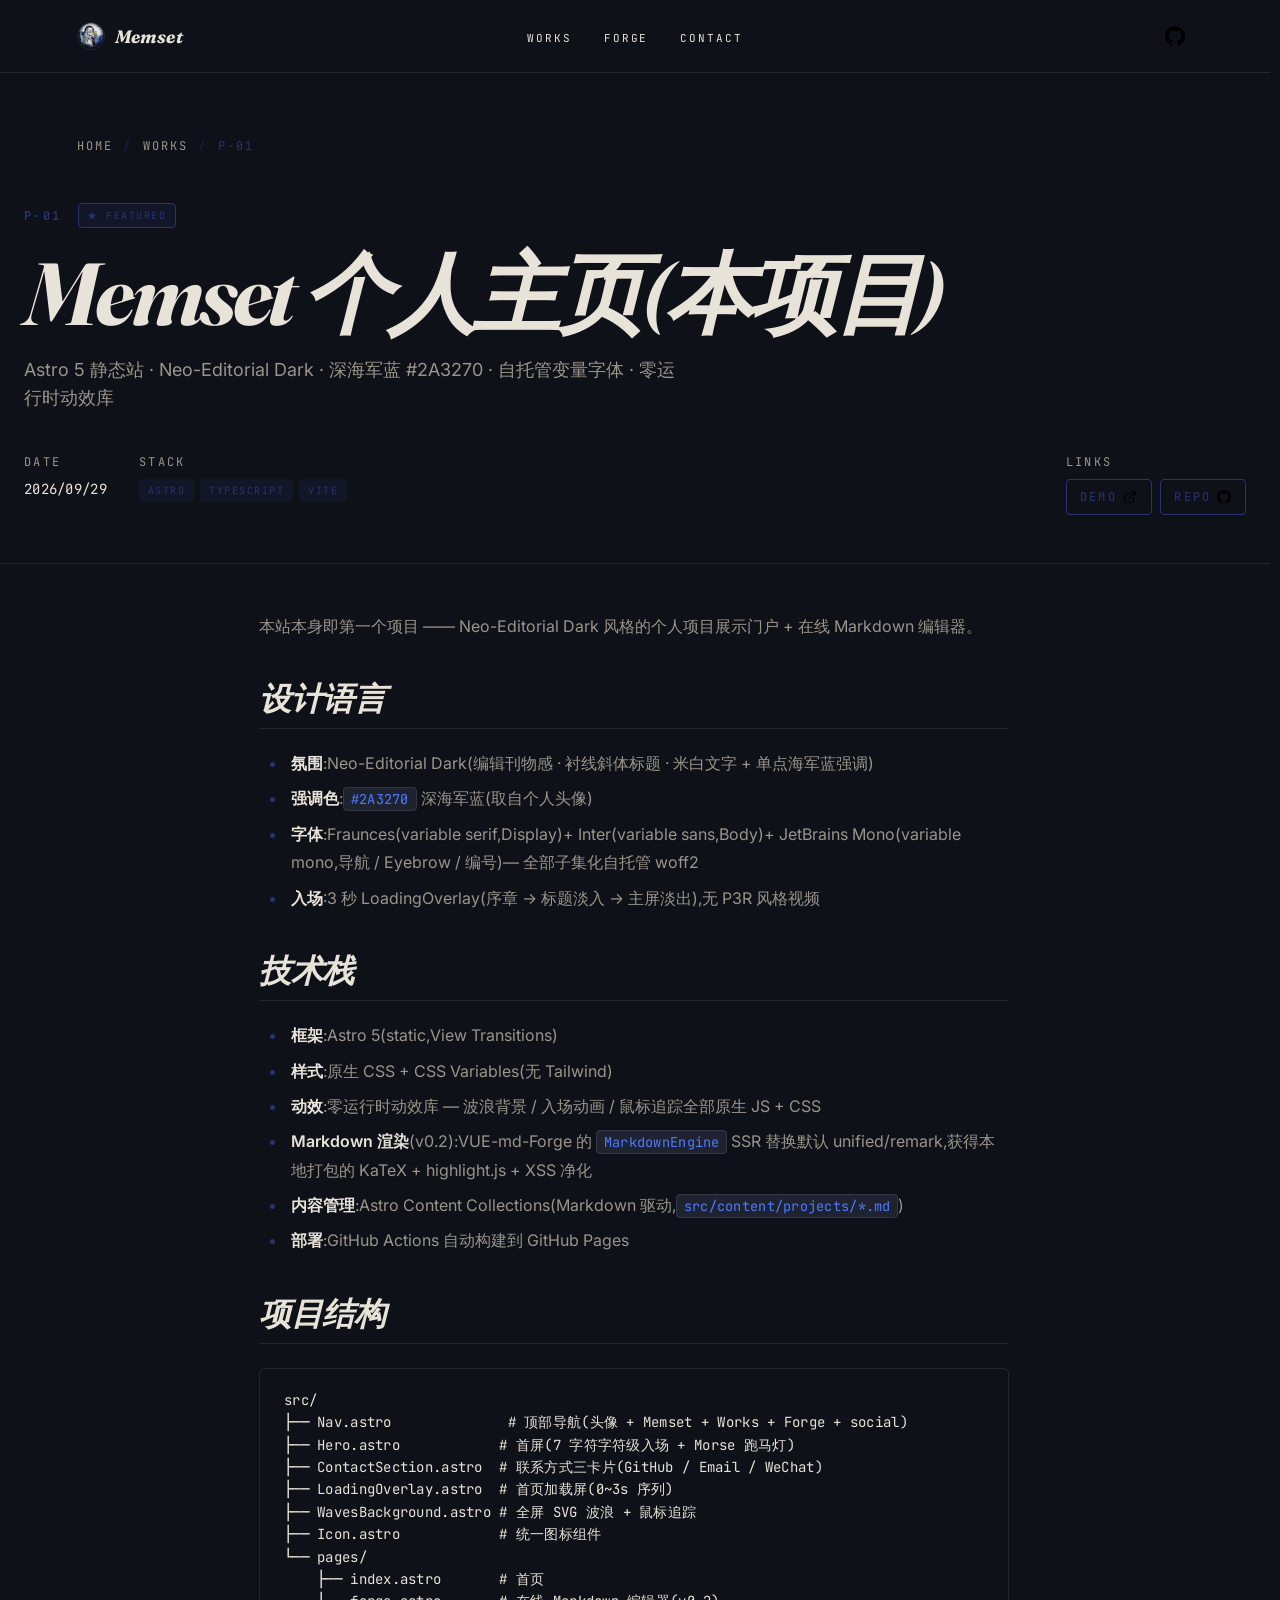
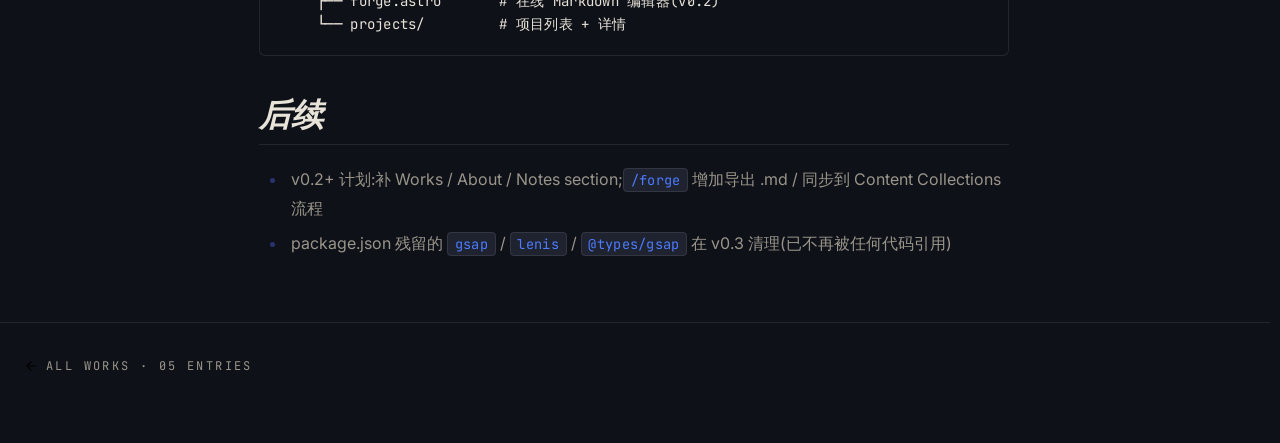
<file: projects/p-03-this-site/index.html>
<!DOCTYPE html><html lang="zh-CN" data-theme="dark"> <head><meta charset="UTF-8"><meta name="viewport" content="width=device-width, initial-scale=1.0, viewport-fit=cover"><meta name="generator" content="Astro v5.18.2"><!-- 重新加载时强制回到顶部(覆盖浏览器 scroll restoration)
         is:inline:同步执行,必须在内容渲染前完成,避免滚动位置闪烁
         - scrollRestoration = 'manual':禁用浏览器自动恢复滚动位置
         - window.scrollTo(top:0):同步滚到顶部(在 HTML 解析前执行,避免 FOUC)
         - 'instant' behavior:立即滚,不被 CSS scroll-behavior: smooth 干扰
         - pageshow 兜底:处理 bfcache + 普通刷新 / 浏览器后退 --><script>
      if ('scrollRestoration' in history) history.scrollRestoration = 'manual';
      window.scrollTo({ top: 0, left: 0, behavior: 'instant' });

      // 兜底:处理 bfcache(从缓存恢复时也会触发 pageshow)
      // + 浏览器后退 / 刷新等所有"恢复页面"的场景
      window.addEventListener('pageshow', function () {
        window.scrollTo({ top: 0, left: 0, behavior: 'instant' });
      });
    </script><!-- 主标题 / 描述 --><title>Memset 个人主页(本项目) · Memset</title><meta name="description" content="Astro 5 静态站 · Neo-Editorial Dark · 深海军蓝 #2A3270 · 自托管变量字体 · 零运行时动效库"><!-- Canonical --><link rel="canonical" href="https://memsetqwq.github.io/projects/p-03-this-site/"><!-- Favicon — 头像 PNG 多尺寸 --><link rel="icon" type="image/png" sizes="32x32" href="/favicon-32.png"><link rel="icon" type="image/png" sizes="16x16" href="/favicon-16.png"><link rel="apple-touch-icon" sizes="180x180" href="/apple-touch-icon.png"><!-- Open Graph --><meta property="og:type" content="website"><meta property="og:title" content="Memset 个人主页(本项目) · Memset"><meta property="og:description" content="Astro 5 静态站 · Neo-Editorial Dark · 深海军蓝 #2A3270 · 自托管变量字体 · 零运行时动效库"><meta property="og:url" content="https://memsetqwq.github.io/projects/p-03-this-site/"><meta property="og:image" content="https://memsetqwq.github.io/og-image.png"><!-- Twitter --><meta name="twitter:card" content="summary_large_image"><meta name="twitter:title" content="Memset 个人主页(本项目) · Memset"><meta name="twitter:description" content="Astro 5 静态站 · Neo-Editorial Dark · 深海军蓝 #2A3270 · 自托管变量字体 · 零运行时动效库"><!-- 主题色(移动浏览器 UI)— Neo-Editorial 暖炭底 --><meta name="theme-color" content="#0E1118"><meta name="color-scheme" content="dark"><!-- View Transitions --><meta name="astro-view-transitions-enabled" content="true"><meta name="astro-view-transitions-fallback" content="animate"><script type="module" src="/_astro/ClientRouter.astro_astro_type_script_index_0_lang.CDGfc0hd.js"></script><!-- JSON-LD:个人身份 --><script type="application/ld+json">{"@context":"https://schema.org","@type":"Person","name":"Memset","url":"https://memsetqwq.github.io","sameAs":["https://github.com/Memsetqwq"]}</script><link rel="stylesheet" href="/_astro/_slug_.CKXeRLhw.css">
<link rel="stylesheet" href="/_astro/forge.DtIeI9El.css">
<style>.icon[data-astro-cid-patnjmll]{display:inline-block;vertical-align:middle;flex-shrink:0}
.nav[data-astro-cid-dmqpwcec]{position:sticky;top:0;z-index:var(--z-nav);width:100%;background:var(--bg-deep);border-bottom:1px solid var(--line);transition:background var(--dur-base) var(--ease-out-quart)}.nav__container[data-astro-cid-dmqpwcec]{display:grid;grid-template-columns:1fr auto 1fr;align-items:center;height:4.5rem;padding:0 var(--gutter);gap:1rem}.nav__logo[data-astro-cid-dmqpwcec]{display:inline-flex;align-items:center;gap:.625rem;color:var(--text);transition:color var(--dur-fast)}.nav__logo[data-astro-cid-dmqpwcec]:hover{color:var(--accent)}.nav__logo-img[data-astro-cid-dmqpwcec]{display:block;width:1.75rem;height:1.75rem;border-radius:50%;object-fit:cover;border:1px solid var(--line);flex-shrink:0}.nav__logo-text[data-astro-cid-dmqpwcec]{font-family:var(--font-display);font-style:italic;font-weight:var(--fw-bold);font-size:1.125rem;letter-spacing:-.01em}.nav__menu[data-astro-cid-dmqpwcec]{justify-self:center}.nav__list[data-astro-cid-dmqpwcec]{display:flex;gap:2rem;list-style:none}.nav__link[data-astro-cid-dmqpwcec]{display:inline-flex;align-items:center;font-family:var(--font-mono);font-size:11px;letter-spacing:.18em;text-transform:uppercase;color:var(--text);position:relative;transition:color var(--dur-fast)}.nav__link[data-astro-cid-dmqpwcec]:after{content:"";position:absolute;bottom:-4px;left:0;width:0;height:1px;background:var(--accent);transition:width var(--dur-base) var(--ease-out-quart)}.nav__link[data-astro-cid-dmqpwcec]:hover{color:var(--accent)}.nav__link[data-astro-cid-dmqpwcec]:hover:after{width:100%}.nav__social[data-astro-cid-dmqpwcec]{justify-self:end;display:flex;gap:.75rem;align-items:center}.nav__social-link[data-astro-cid-dmqpwcec]{display:inline-flex;align-items:center;justify-content:center;width:2.25rem;height:2.25rem;border-radius:var(--radius);color:#fff;transition:color var(--dur-fast),background var(--dur-fast),border-color var(--dur-fast);border:1px solid transparent}.nav__social-link[data-astro-cid-dmqpwcec]:hover{color:var(--accent);background:var(--accent-soft);border-color:var(--accent)}@media(max-width:720px){.nav__container[data-astro-cid-dmqpwcec]{grid-template-columns:auto 1fr auto;gap:.5rem}.nav__menu[data-astro-cid-dmqpwcec],.nav__logo-text[data-astro-cid-dmqpwcec]{display:none}}@keyframes astroFadeInOut{0%{opacity:1}to{opacity:0}}@keyframes astroFadeIn{0%{opacity:0;mix-blend-mode:plus-lighter}to{opacity:1;mix-blend-mode:plus-lighter}}@keyframes astroFadeOut{0%{opacity:1;mix-blend-mode:plus-lighter}to{opacity:0;mix-blend-mode:plus-lighter}}@keyframes astroSlideFromRight{0%{transform:translate(100%)}}@keyframes astroSlideFromLeft{0%{transform:translate(-100%)}}@keyframes astroSlideToRight{to{transform:translate(100%)}}@keyframes astroSlideToLeft{to{transform:translate(-100%)}}@media(prefers-reduced-motion){::view-transition-group(*),::view-transition-old(*),::view-transition-new(*){animation:none!important}[data-astro-transition-scope]{animation:none!important}}
</style></head> <body>  <!-- 主体内容 -->  <header class="nav" data-astro-transition-persist="site-nav" data-astro-cid-dmqpwcec> <div class="nav__container" data-astro-cid-dmqpwcec> <!-- 左:头像小 Logo(替代原 M 字 SVG)— 保持原 1.75rem 尺寸 --> <a href="/" class="nav__logo" aria-label="Memset Home" data-astro-cid-dmqpwcec> <img src="/img/avatar.jpg" alt="" class="nav__logo-img" loading="eager" decoding="async" data-astro-cid-dmqpwcec> <span class="nav__logo-text" data-astro-cid-dmqpwcec>Memset</span> </a> <!-- 中:nav --> <nav class="nav__menu" aria-label="Primary" data-astro-cid-dmqpwcec> <ul class="nav__list" data-astro-cid-dmqpwcec> <li class="nav__item" data-astro-cid-dmqpwcec> <a href="/projects" class="nav__link" data-astro-cid-dmqpwcec> <span class="nav__link-text" data-astro-cid-dmqpwcec>Works</span> </a> </li><li class="nav__item" data-astro-cid-dmqpwcec> <a href="/forge" class="nav__link" data-astro-cid-dmqpwcec> <span class="nav__link-text" data-astro-cid-dmqpwcec>Forge</span> </a> </li><li class="nav__item" data-astro-cid-dmqpwcec> <a href="/#contact" class="nav__link" data-astro-cid-dmqpwcec> <span class="nav__link-text" data-astro-cid-dmqpwcec>Contact</span> </a> </li> </ul> </nav> <!-- 右:Social(只剩 GitHub,删除 Email)— GitHub 配色白色 --> <div class="nav__social" data-astro-cid-dmqpwcec> <a href="https://github.com/Memsetqwq" target="_blank" rel="noopener" aria-label="GitHub" class="nav__social-link" data-astro-cid-dmqpwcec> <img src="/icons/brand/github.svg" width="20" height="20" alt class="icon " style="color: currentColor;" aria-hidden="true" role="presentation" data-astro-cid-patnjmll>  </a> </div> </div> </header>  <main class="project-detail" data-astro-cid-ovxcmftc> <!-- 面包屑 --> <nav class="project-detail__crumb container mono" aria-label="面包屑" data-astro-cid-ovxcmftc> <a href="/" class="project-detail__crumb-link" data-astro-cid-ovxcmftc>Home</a> <span class="project-detail__crumb-sep" aria-hidden="true" data-astro-cid-ovxcmftc>/</span> <a href="/projects" class="project-detail__crumb-link" data-astro-cid-ovxcmftc>Works</a> <span class="project-detail__crumb-sep" aria-hidden="true" data-astro-cid-ovxcmftc>/</span> <span class="project-detail__crumb-current" data-astro-cid-ovxcmftc>P-01</span> </nav> <!-- 头部 --> <header class="project-detail__head container" data-astro-cid-ovxcmftc> <div class="project-detail__meta-head mono" data-astro-cid-ovxcmftc> <span class="project-detail__no" data-astro-cid-ovxcmftc>P-01</span> <span class="project-detail__badge" data-astro-cid-ovxcmftc>★ Featured</span> </div> <h1 class="project-detail__title" data-astro-cid-ovxcmftc>Memset 个人主页(本项目)</h1> <p class="project-detail__summary" data-astro-cid-ovxcmftc>Astro 5 静态站 · Neo-Editorial Dark · 深海军蓝 #2A3270 · 自托管变量字体 · 零运行时动效库</p> <div class="project-detail__meta" data-astro-cid-ovxcmftc> <div class="project-detail__meta-item" data-astro-cid-ovxcmftc> <span class="mono project-detail__meta-label" data-astro-cid-ovxcmftc>Date</span> <span class="mono project-detail__meta-value" data-astro-cid-ovxcmftc>2026/09/29</span> </div> <div class="project-detail__meta-item" data-astro-cid-ovxcmftc> <span class="mono project-detail__meta-label" data-astro-cid-ovxcmftc>Stack</span> <div class="project-detail__tags" data-astro-cid-ovxcmftc> <span class="project-detail__tag mono" data-astro-cid-ovxcmftc>Astro</span><span class="project-detail__tag mono" data-astro-cid-ovxcmftc>TypeScript</span><span class="project-detail__tag mono" data-astro-cid-ovxcmftc>Vite</span> </div> </div> <div class="project-detail__meta-item" data-astro-cid-ovxcmftc> <span class="mono project-detail__meta-label" data-astro-cid-ovxcmftc>Links</span> <div class="project-detail__links" data-astro-cid-ovxcmftc> <a href="https://memsetqwq.github.io" target="_blank" rel="noopener noreferrer" class="project-detail__link mono" data-astro-cid-ovxcmftc> <span data-astro-cid-ovxcmftc>Demo</span> <img src="/icons/lucide/external-link.svg" width="14" height="14" alt class="icon " style="color: currentColor;" aria-hidden="true" role="presentation" data-astro-cid-patnjmll>  </a> <a href="https://github.com/Memsetqwq/blog-source" target="_blank" rel="noopener noreferrer" class="project-detail__link mono" data-astro-cid-ovxcmftc> <span data-astro-cid-ovxcmftc>Repo</span> <img src="/icons/brand/github.svg" width="14" height="14" alt class="icon " style="color: currentColor;" aria-hidden="true" role="presentation" data-astro-cid-patnjmll>  </a>  </div> </div> </div> </header> <!-- Markdown 正文(v0.2:vue-md-forge MarkdownEngine SSR 渲染) --> <article class="project-detail__content container" data-astro-cid-ovxcmftc> <div class="md-content" data-astro-cid-ovxcmftc><p>本站本身即第一个项目 —— Neo-Editorial Dark 风格的个人项目展示门户 + 在线 Markdown 编辑器。</p>
<h2 id="设计语言">设计语言</h2>
<ul>
<li><strong>氛围</strong>:Neo-Editorial Dark(编辑刊物感 · 衬线斜体标题 · 米白文字 + 单点海军蓝强调)</li>
<li><strong>强调色</strong>:<code>#2A3270</code> 深海军蓝(取自个人头像)</li>
<li><strong>字体</strong>:Fraunces(variable serif,Display)+ Inter(variable sans,Body)+ JetBrains Mono(variable mono,导航 / Eyebrow / 编号)— 全部子集化自托管 woff2</li>
<li><strong>入场</strong>:3 秒 LoadingOverlay(序章 → 标题淡入 → 主屏淡出),无 P3R 风格视频</li>
</ul>
<h2 id="技术栈">技术栈</h2>
<ul>
<li><strong>框架</strong>:Astro 5(static,View Transitions)</li>
<li><strong>样式</strong>:原生 CSS + CSS Variables(无 Tailwind)</li>
<li><strong>动效</strong>:零运行时动效库 — 波浪背景 / 入场动画 / 鼠标追踪全部原生 JS + CSS</li>
<li><strong>Markdown 渲染</strong>(v0.2):VUE-md-Forge 的 <code>MarkdownEngine</code> SSR 替换默认 unified/remark,获得本地打包的 KaTeX + highlight.js + XSS 净化</li>
<li><strong>内容管理</strong>:Astro Content Collections(Markdown 驱动,<code>src/content/projects/*.md</code>)</li>
<li><strong>部署</strong>:GitHub Actions 自动构建到 GitHub Pages</li>
</ul>
<h2 id="项目结构">项目结构</h2>
<pre class="hljs"><code>src/
├── Nav.astro              # 顶部导航(头像 + Memset + Works + Forge + social)
├── Hero.astro            # 首屏(7 字符字符级入场 + Morse 跑马灯)
├── ContactSection.astro  # 联系方式三卡片(GitHub / Email / WeChat)
├── LoadingOverlay.astro  # 首页加载屏(0~3s 序列)
├── WavesBackground.astro # 全屏 SVG 波浪 + 鼠标追踪
├── Icon.astro            # 统一图标组件
└── pages/
    ├── index.astro       # 首页
    ├── forge.astro       # 在线 Markdown 编辑器(v0.2)
    └── projects/         # 项目列表 + 详情
</code></pre>
<h2 id="后续">后续</h2>
<ul>
<li>v0.2+ 计划:补 Works / About / Notes section;<code>/forge</code> 增加导出 .md / 同步到 Content Collections 流程</li>
<li>package.json 残留的 <code>gsap</code> / <code>lenis</code> / <code>@types/gsap</code> 在 v0.3 清理(已不再被任何代码引用)</li>
</ul>
</div> </article> <!-- 底部 --> <footer class="project-detail__foot container" data-astro-cid-ovxcmftc> <a href="/projects" class="project-detail__back mono" data-astro-cid-ovxcmftc> <img src="/icons/lucide/arrow-left.svg" width="14" height="14" alt class="icon " style="color: currentColor;" aria-hidden="true" role="presentation" data-astro-cid-patnjmll>  <span data-astro-cid-ovxcmftc>All works · 05 entries</span> </a> </footer> </main>  </body></html>
</file>
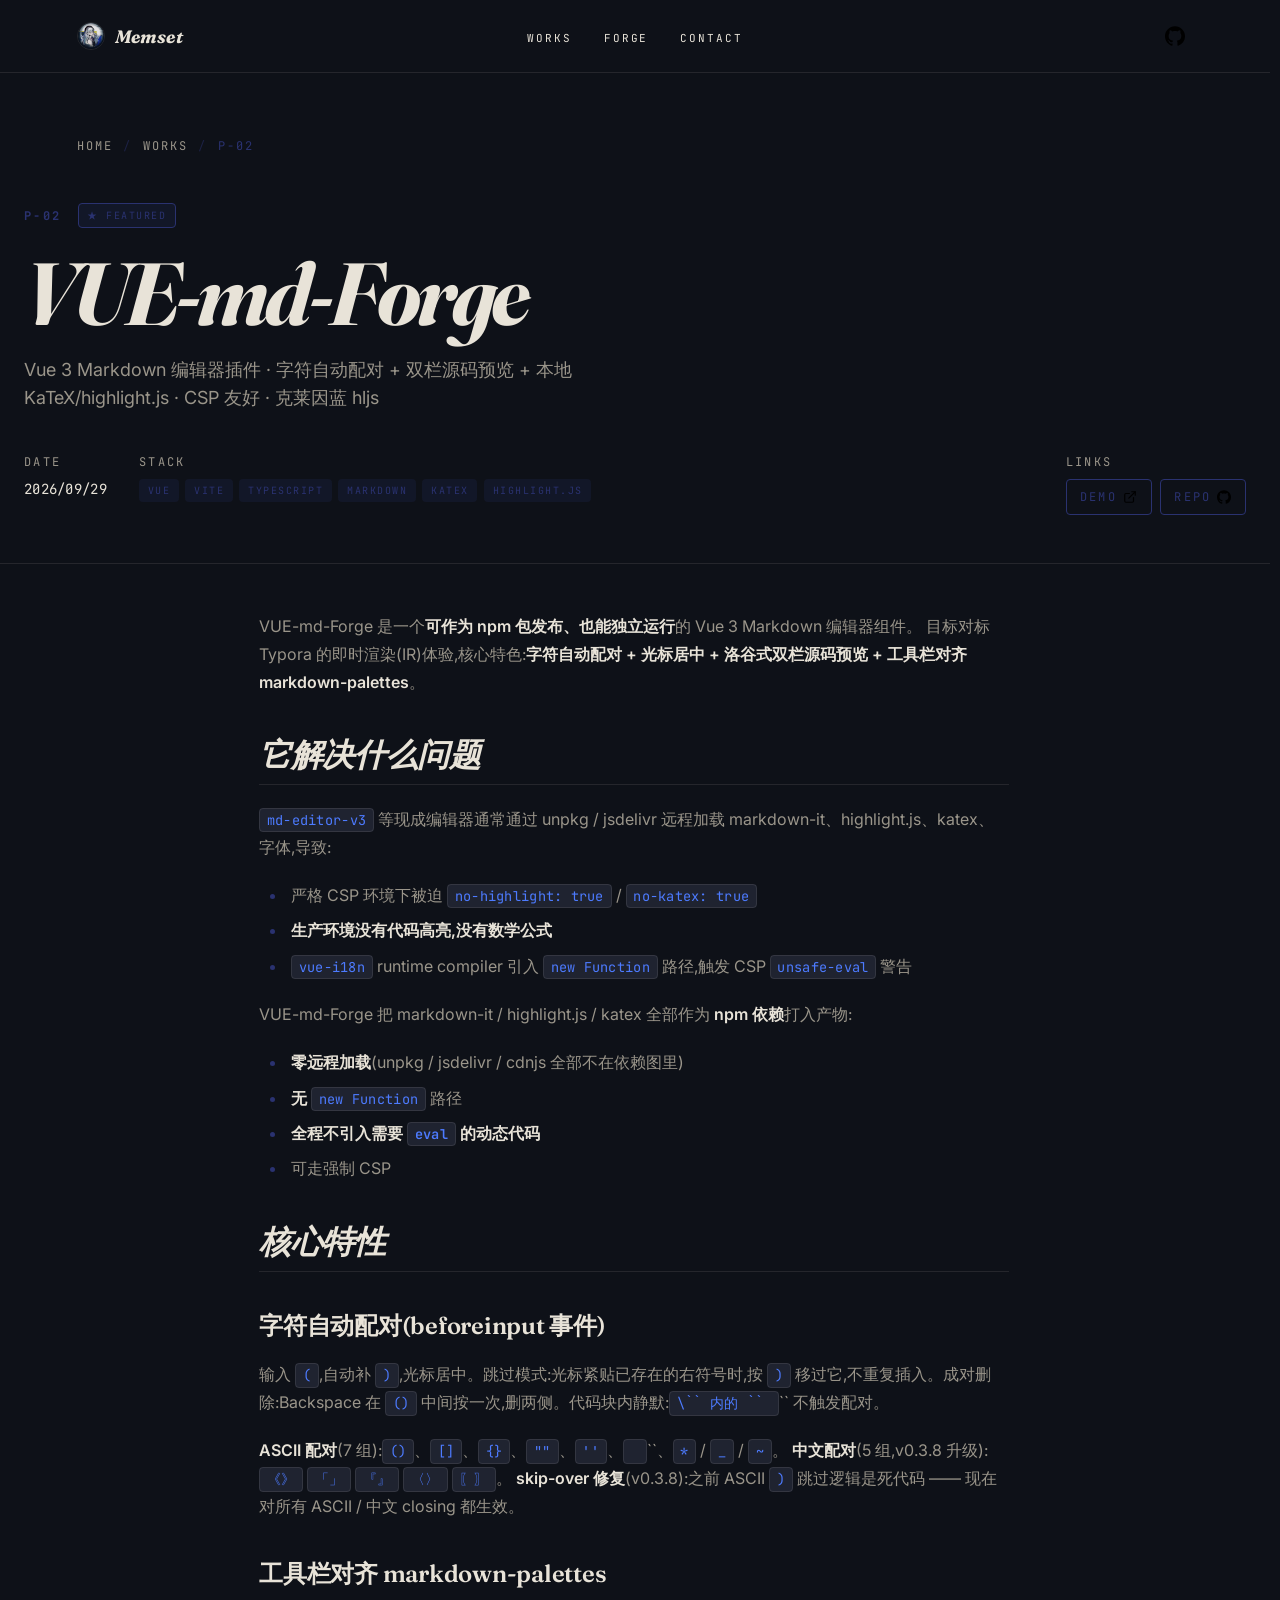
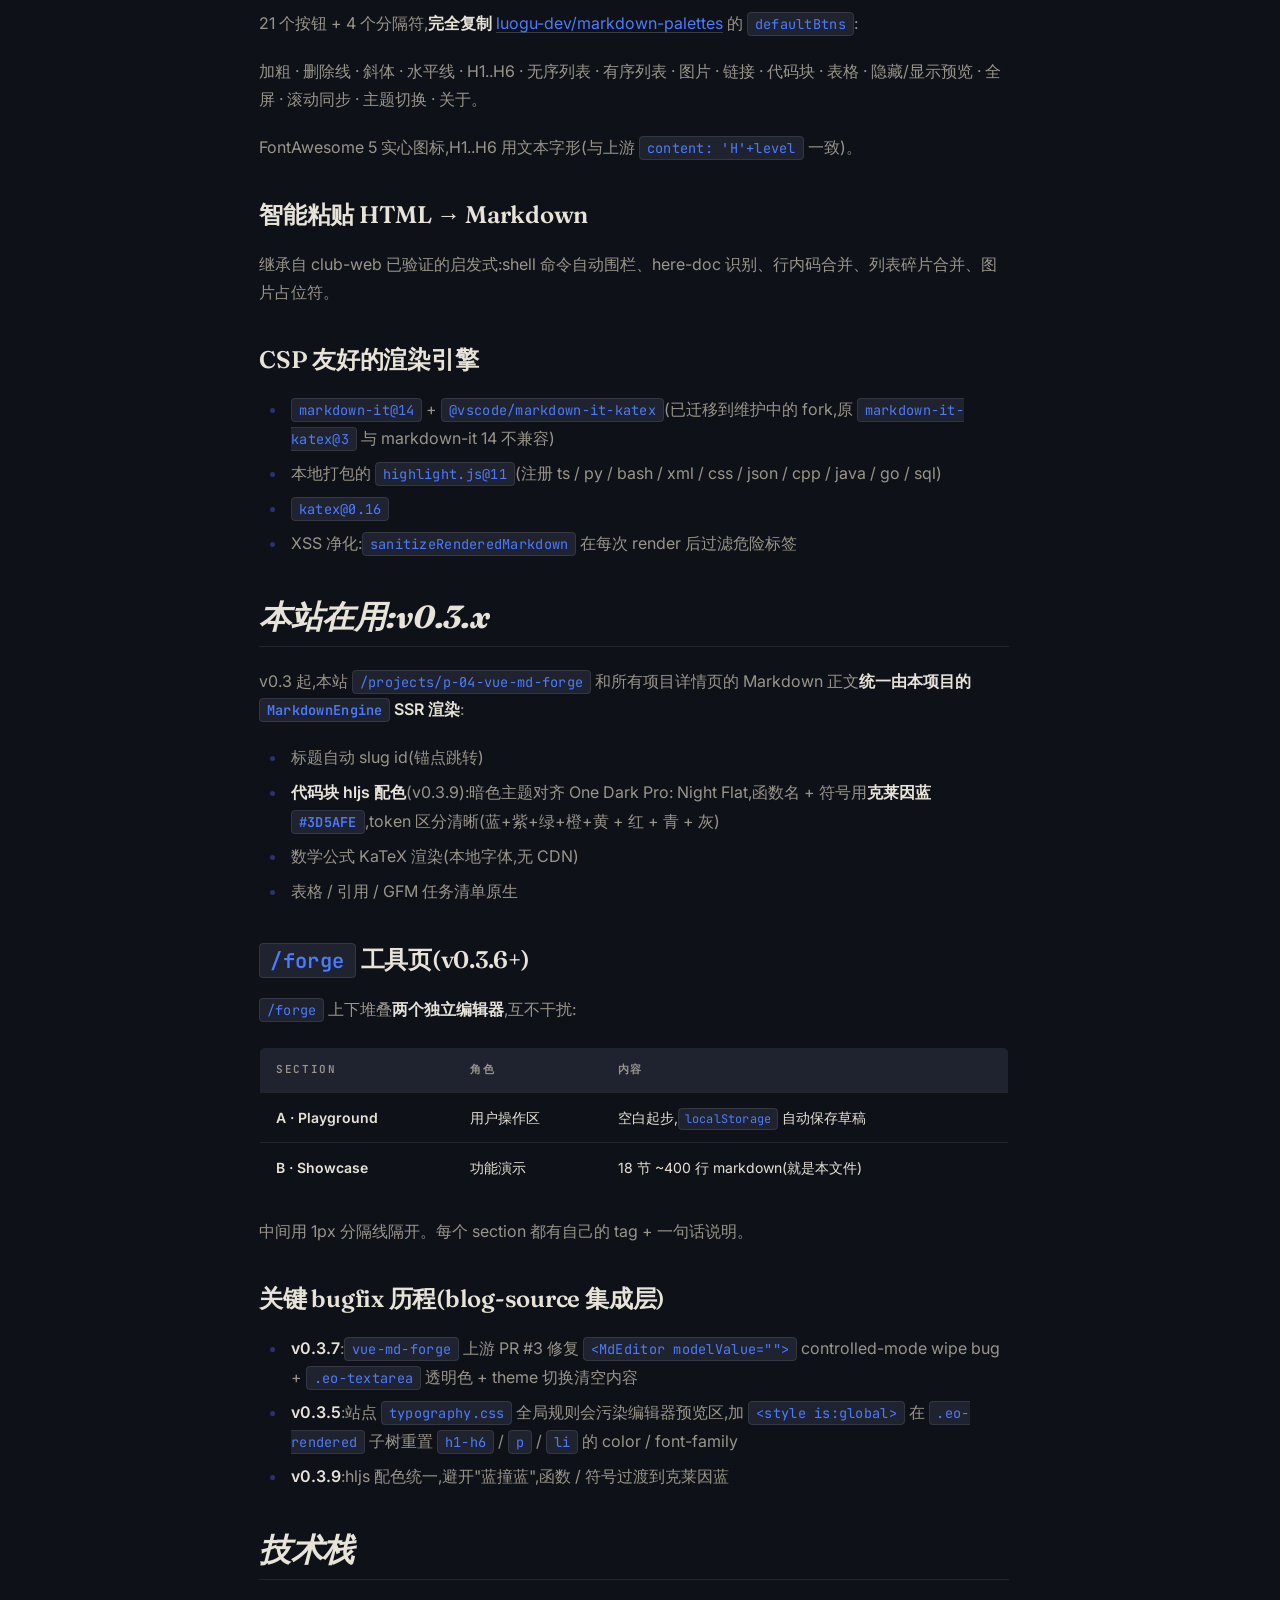
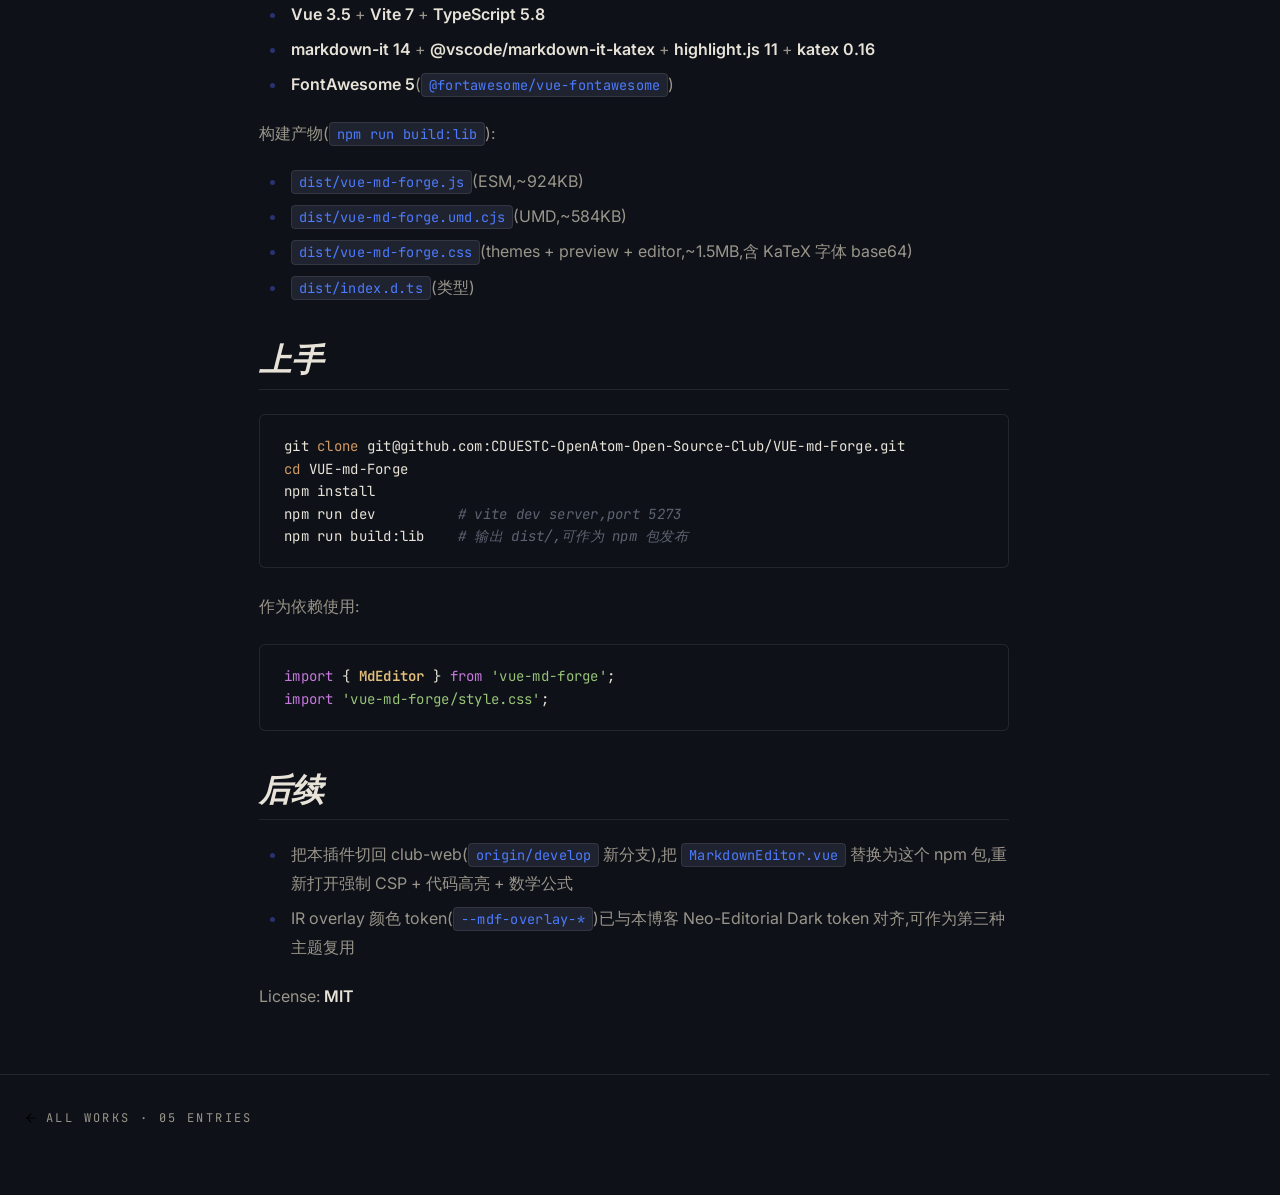
<file: projects/p-04-vue-md-forge/index.html>
<!DOCTYPE html><html lang="zh-CN" data-theme="dark"> <head><meta charset="UTF-8"><meta name="viewport" content="width=device-width, initial-scale=1.0, viewport-fit=cover"><meta name="generator" content="Astro v5.18.2"><!-- 重新加载时强制回到顶部(覆盖浏览器 scroll restoration)
         is:inline:同步执行,必须在内容渲染前完成,避免滚动位置闪烁
         - scrollRestoration = 'manual':禁用浏览器自动恢复滚动位置
         - window.scrollTo(top:0):同步滚到顶部(在 HTML 解析前执行,避免 FOUC)
         - 'instant' behavior:立即滚,不被 CSS scroll-behavior: smooth 干扰
         - pageshow 兜底:处理 bfcache + 普通刷新 / 浏览器后退 --><script>
      if ('scrollRestoration' in history) history.scrollRestoration = 'manual';
      window.scrollTo({ top: 0, left: 0, behavior: 'instant' });

      // 兜底:处理 bfcache(从缓存恢复时也会触发 pageshow)
      // + 浏览器后退 / 刷新等所有"恢复页面"的场景
      window.addEventListener('pageshow', function () {
        window.scrollTo({ top: 0, left: 0, behavior: 'instant' });
      });
    </script><!-- 主标题 / 描述 --><title>VUE-md-Forge · Memset</title><meta name="description" content="Vue 3 Markdown 编辑器插件 · 字符自动配对 + 双栏源码预览 + 本地 KaTeX/highlight.js · CSP 友好 · 克莱因蓝 hljs"><!-- Canonical --><link rel="canonical" href="https://memsetqwq.github.io/projects/p-04-vue-md-forge/"><!-- Favicon — 头像 PNG 多尺寸 --><link rel="icon" type="image/png" sizes="32x32" href="/favicon-32.png"><link rel="icon" type="image/png" sizes="16x16" href="/favicon-16.png"><link rel="apple-touch-icon" sizes="180x180" href="/apple-touch-icon.png"><!-- Open Graph --><meta property="og:type" content="website"><meta property="og:title" content="VUE-md-Forge · Memset"><meta property="og:description" content="Vue 3 Markdown 编辑器插件 · 字符自动配对 + 双栏源码预览 + 本地 KaTeX/highlight.js · CSP 友好 · 克莱因蓝 hljs"><meta property="og:url" content="https://memsetqwq.github.io/projects/p-04-vue-md-forge/"><meta property="og:image" content="https://memsetqwq.github.io/og-image.png"><!-- Twitter --><meta name="twitter:card" content="summary_large_image"><meta name="twitter:title" content="VUE-md-Forge · Memset"><meta name="twitter:description" content="Vue 3 Markdown 编辑器插件 · 字符自动配对 + 双栏源码预览 + 本地 KaTeX/highlight.js · CSP 友好 · 克莱因蓝 hljs"><!-- 主题色(移动浏览器 UI)— Neo-Editorial 暖炭底 --><meta name="theme-color" content="#0E1118"><meta name="color-scheme" content="dark"><!-- View Transitions --><meta name="astro-view-transitions-enabled" content="true"><meta name="astro-view-transitions-fallback" content="animate"><script type="module" src="/_astro/ClientRouter.astro_astro_type_script_index_0_lang.CDGfc0hd.js"></script><!-- JSON-LD:个人身份 --><script type="application/ld+json">{"@context":"https://schema.org","@type":"Person","name":"Memset","url":"https://memsetqwq.github.io","sameAs":["https://github.com/Memsetqwq"]}</script><link rel="stylesheet" href="/_astro/_slug_.CKXeRLhw.css">
<link rel="stylesheet" href="/_astro/forge.DtIeI9El.css">
<style>.icon[data-astro-cid-patnjmll]{display:inline-block;vertical-align:middle;flex-shrink:0}
.nav[data-astro-cid-dmqpwcec]{position:sticky;top:0;z-index:var(--z-nav);width:100%;background:var(--bg-deep);border-bottom:1px solid var(--line);transition:background var(--dur-base) var(--ease-out-quart)}.nav__container[data-astro-cid-dmqpwcec]{display:grid;grid-template-columns:1fr auto 1fr;align-items:center;height:4.5rem;padding:0 var(--gutter);gap:1rem}.nav__logo[data-astro-cid-dmqpwcec]{display:inline-flex;align-items:center;gap:.625rem;color:var(--text);transition:color var(--dur-fast)}.nav__logo[data-astro-cid-dmqpwcec]:hover{color:var(--accent)}.nav__logo-img[data-astro-cid-dmqpwcec]{display:block;width:1.75rem;height:1.75rem;border-radius:50%;object-fit:cover;border:1px solid var(--line);flex-shrink:0}.nav__logo-text[data-astro-cid-dmqpwcec]{font-family:var(--font-display);font-style:italic;font-weight:var(--fw-bold);font-size:1.125rem;letter-spacing:-.01em}.nav__menu[data-astro-cid-dmqpwcec]{justify-self:center}.nav__list[data-astro-cid-dmqpwcec]{display:flex;gap:2rem;list-style:none}.nav__link[data-astro-cid-dmqpwcec]{display:inline-flex;align-items:center;font-family:var(--font-mono);font-size:11px;letter-spacing:.18em;text-transform:uppercase;color:var(--text);position:relative;transition:color var(--dur-fast)}.nav__link[data-astro-cid-dmqpwcec]:after{content:"";position:absolute;bottom:-4px;left:0;width:0;height:1px;background:var(--accent);transition:width var(--dur-base) var(--ease-out-quart)}.nav__link[data-astro-cid-dmqpwcec]:hover{color:var(--accent)}.nav__link[data-astro-cid-dmqpwcec]:hover:after{width:100%}.nav__social[data-astro-cid-dmqpwcec]{justify-self:end;display:flex;gap:.75rem;align-items:center}.nav__social-link[data-astro-cid-dmqpwcec]{display:inline-flex;align-items:center;justify-content:center;width:2.25rem;height:2.25rem;border-radius:var(--radius);color:#fff;transition:color var(--dur-fast),background var(--dur-fast),border-color var(--dur-fast);border:1px solid transparent}.nav__social-link[data-astro-cid-dmqpwcec]:hover{color:var(--accent);background:var(--accent-soft);border-color:var(--accent)}@media(max-width:720px){.nav__container[data-astro-cid-dmqpwcec]{grid-template-columns:auto 1fr auto;gap:.5rem}.nav__menu[data-astro-cid-dmqpwcec],.nav__logo-text[data-astro-cid-dmqpwcec]{display:none}}@keyframes astroFadeInOut{0%{opacity:1}to{opacity:0}}@keyframes astroFadeIn{0%{opacity:0;mix-blend-mode:plus-lighter}to{opacity:1;mix-blend-mode:plus-lighter}}@keyframes astroFadeOut{0%{opacity:1;mix-blend-mode:plus-lighter}to{opacity:0;mix-blend-mode:plus-lighter}}@keyframes astroSlideFromRight{0%{transform:translate(100%)}}@keyframes astroSlideFromLeft{0%{transform:translate(-100%)}}@keyframes astroSlideToRight{to{transform:translate(100%)}}@keyframes astroSlideToLeft{to{transform:translate(-100%)}}@media(prefers-reduced-motion){::view-transition-group(*),::view-transition-old(*),::view-transition-new(*){animation:none!important}[data-astro-transition-scope]{animation:none!important}}
</style></head> <body>  <!-- 主体内容 -->  <header class="nav" data-astro-transition-persist="site-nav" data-astro-cid-dmqpwcec> <div class="nav__container" data-astro-cid-dmqpwcec> <!-- 左:头像小 Logo(替代原 M 字 SVG)— 保持原 1.75rem 尺寸 --> <a href="/" class="nav__logo" aria-label="Memset Home" data-astro-cid-dmqpwcec> <img src="/img/avatar.jpg" alt="" class="nav__logo-img" loading="eager" decoding="async" data-astro-cid-dmqpwcec> <span class="nav__logo-text" data-astro-cid-dmqpwcec>Memset</span> </a> <!-- 中:nav --> <nav class="nav__menu" aria-label="Primary" data-astro-cid-dmqpwcec> <ul class="nav__list" data-astro-cid-dmqpwcec> <li class="nav__item" data-astro-cid-dmqpwcec> <a href="/projects" class="nav__link" data-astro-cid-dmqpwcec> <span class="nav__link-text" data-astro-cid-dmqpwcec>Works</span> </a> </li><li class="nav__item" data-astro-cid-dmqpwcec> <a href="/forge" class="nav__link" data-astro-cid-dmqpwcec> <span class="nav__link-text" data-astro-cid-dmqpwcec>Forge</span> </a> </li><li class="nav__item" data-astro-cid-dmqpwcec> <a href="/#contact" class="nav__link" data-astro-cid-dmqpwcec> <span class="nav__link-text" data-astro-cid-dmqpwcec>Contact</span> </a> </li> </ul> </nav> <!-- 右:Social(只剩 GitHub,删除 Email)— GitHub 配色白色 --> <div class="nav__social" data-astro-cid-dmqpwcec> <a href="https://github.com/Memsetqwq" target="_blank" rel="noopener" aria-label="GitHub" class="nav__social-link" data-astro-cid-dmqpwcec> <img src="/icons/brand/github.svg" width="20" height="20" alt class="icon " style="color: currentColor;" aria-hidden="true" role="presentation" data-astro-cid-patnjmll>  </a> </div> </div> </header>  <main class="project-detail" data-astro-cid-ovxcmftc> <!-- 面包屑 --> <nav class="project-detail__crumb container mono" aria-label="面包屑" data-astro-cid-ovxcmftc> <a href="/" class="project-detail__crumb-link" data-astro-cid-ovxcmftc>Home</a> <span class="project-detail__crumb-sep" aria-hidden="true" data-astro-cid-ovxcmftc>/</span> <a href="/projects" class="project-detail__crumb-link" data-astro-cid-ovxcmftc>Works</a> <span class="project-detail__crumb-sep" aria-hidden="true" data-astro-cid-ovxcmftc>/</span> <span class="project-detail__crumb-current" data-astro-cid-ovxcmftc>P-02</span> </nav> <!-- 头部 --> <header class="project-detail__head container" data-astro-cid-ovxcmftc> <div class="project-detail__meta-head mono" data-astro-cid-ovxcmftc> <span class="project-detail__no" data-astro-cid-ovxcmftc>P-02</span> <span class="project-detail__badge" data-astro-cid-ovxcmftc>★ Featured</span> </div> <h1 class="project-detail__title" data-astro-cid-ovxcmftc>VUE-md-Forge</h1> <p class="project-detail__summary" data-astro-cid-ovxcmftc>Vue 3 Markdown 编辑器插件 · 字符自动配对 + 双栏源码预览 + 本地 KaTeX/highlight.js · CSP 友好 · 克莱因蓝 hljs</p> <div class="project-detail__meta" data-astro-cid-ovxcmftc> <div class="project-detail__meta-item" data-astro-cid-ovxcmftc> <span class="mono project-detail__meta-label" data-astro-cid-ovxcmftc>Date</span> <span class="mono project-detail__meta-value" data-astro-cid-ovxcmftc>2026/09/29</span> </div> <div class="project-detail__meta-item" data-astro-cid-ovxcmftc> <span class="mono project-detail__meta-label" data-astro-cid-ovxcmftc>Stack</span> <div class="project-detail__tags" data-astro-cid-ovxcmftc> <span class="project-detail__tag mono" data-astro-cid-ovxcmftc>Vue</span><span class="project-detail__tag mono" data-astro-cid-ovxcmftc>Vite</span><span class="project-detail__tag mono" data-astro-cid-ovxcmftc>TypeScript</span><span class="project-detail__tag mono" data-astro-cid-ovxcmftc>Markdown</span><span class="project-detail__tag mono" data-astro-cid-ovxcmftc>KaTeX</span><span class="project-detail__tag mono" data-astro-cid-ovxcmftc>highlight.js</span> </div> </div> <div class="project-detail__meta-item" data-astro-cid-ovxcmftc> <span class="mono project-detail__meta-label" data-astro-cid-ovxcmftc>Links</span> <div class="project-detail__links" data-astro-cid-ovxcmftc> <a href="https://memsetqwq.github.io/forge" target="_blank" rel="noopener noreferrer" class="project-detail__link mono" data-astro-cid-ovxcmftc> <span data-astro-cid-ovxcmftc>Demo</span> <img src="/icons/lucide/external-link.svg" width="14" height="14" alt class="icon " style="color: currentColor;" aria-hidden="true" role="presentation" data-astro-cid-patnjmll>  </a> <a href="https://github.com/CDUESTC-OpenAtom-Open-Source-Club/VUE-md-Forge" target="_blank" rel="noopener noreferrer" class="project-detail__link mono" data-astro-cid-ovxcmftc> <span data-astro-cid-ovxcmftc>Repo</span> <img src="/icons/brand/github.svg" width="14" height="14" alt class="icon " style="color: currentColor;" aria-hidden="true" role="presentation" data-astro-cid-patnjmll>  </a>  </div> </div> </div> </header> <!-- Markdown 正文(v0.2:vue-md-forge MarkdownEngine SSR 渲染) --> <article class="project-detail__content container" data-astro-cid-ovxcmftc> <div class="md-content" data-astro-cid-ovxcmftc><p>VUE-md-Forge 是一个<strong>可作为 npm 包发布、也能独立运行</strong>的 Vue 3 Markdown 编辑器组件。
目标对标 Typora 的即时渲染(IR)体验,核心特色:<strong>字符自动配对 + 光标居中 + 洛谷式双栏源码预览 + 工具栏对齐 markdown-palettes</strong>。</p>
<h2 id="它解决什么问题">它解决什么问题</h2>
<p><code>md-editor-v3</code> 等现成编辑器通常通过 unpkg / jsdelivr 远程加载 markdown-it、highlight.js、katex、字体,导致:</p>
<ul>
<li>严格 CSP 环境下被迫 <code>no-highlight: true</code> / <code>no-katex: true</code></li>
<li><strong>生产环境没有代码高亮,没有数学公式</strong></li>
<li><code>vue-i18n</code> runtime compiler 引入 <code>new Function</code> 路径,触发 CSP <code>unsafe-eval</code> 警告</li>
</ul>
<p>VUE-md-Forge 把 markdown-it / highlight.js / katex 全部作为 <strong>npm 依赖</strong>打入产物:</p>
<ul>
<li><strong>零远程加载</strong>(unpkg / jsdelivr / cdnjs 全部不在依赖图里)</li>
<li><strong>无</strong> <code>new Function</code> 路径</li>
<li><strong>全程不引入需要 <code>eval</code> 的动态代码</strong></li>
<li>可走强制 CSP</li>
</ul>
<h2 id="核心特性">核心特性</h2>
<h3 id="字符自动配对beforeinput-事件">字符自动配对(beforeinput 事件)</h3>
<p>输入 <code>(</code>,自动补 <code>)</code>,光标居中。跳过模式:光标紧贴已存在的右符号时,按 <code>)</code> 移过它,不重复插入。成对删除:Backspace 在 <code>()</code> 中间按一次,删两侧。代码块内静默:<code>\`` 内的 `` </code> `` 不触发配对。</p>
<p><strong>ASCII 配对</strong>(7 组):<code>()</code>、<code>[]</code>、<code>{}</code>、<code>&quot;&quot;</code>、<code>''</code>、<code> </code> ``、<code>*</code> / <code>_</code> / <code>~</code>。
<strong>中文配对</strong>(5 组,v0.3.8 升级):<code>《》</code> <code>「」</code> <code>『』</code> <code>〈〉</code> <code>〖〗</code>。
<strong>skip-over 修复</strong>(v0.3.8):之前 ASCII <code>)</code> 跳过逻辑是死代码 —— 现在对所有 ASCII / 中文 closing 都生效。</p>
<h3 id="工具栏对齐-markdown-palettes">工具栏对齐 markdown-palettes</h3>
<p>21 个按钮 + 4 个分隔符,<strong>完全复制</strong> <a href="https://github.com/luogu-dev/markdown-palettes">luogu-dev/markdown-palettes</a> 的 <code>defaultBtns</code>:</p>
<p>加粗 · 删除线 · 斜体 · 水平线 · H1..H6 · 无序列表 · 有序列表 · 图片 · 链接 · 代码块 · 表格 · 隐藏/显示预览 · 全屏 · 滚动同步 · 主题切换 · 关于。</p>
<p>FontAwesome 5 实心图标,H1..H6 用文本字形(与上游 <code>content: 'H'+level</code> 一致)。</p>
<h3 id="智能粘贴-html-markdown">智能粘贴 HTML → Markdown</h3>
<p>继承自 club-web 已验证的启发式:shell 命令自动围栏、here-doc 识别、行内码合并、列表碎片合并、图片占位符。</p>
<h3 id="csp-友好的渲染引擎">CSP 友好的渲染引擎</h3>
<ul>
<li><code>markdown-it@14</code> + <code>@vscode/markdown-it-katex</code>(已迁移到维护中的 fork,原 <code>markdown-it-katex@3</code> 与 markdown-it 14 不兼容)</li>
<li>本地打包的 <code>highlight.js@11</code>(注册 ts / py / bash / xml / css / json / cpp / java / go / sql)</li>
<li><code>katex@0.16</code></li>
<li>XSS 净化:<code>sanitizeRenderedMarkdown</code> 在每次 render 后过滤危险标签</li>
</ul>
<h2 id="本站在用v03x">本站在用:v0.3.x</h2>
<p>v0.3 起,本站 <code>/projects/p-04-vue-md-forge</code> 和所有项目详情页的 Markdown 正文<strong>统一由本项目的 <code>MarkdownEngine</code> SSR 渲染</strong>:</p>
<ul>
<li>标题自动 slug id(锚点跳转)</li>
<li><strong>代码块 hljs 配色</strong>(v0.3.9):暗色主题对齐 One Dark Pro: Night Flat,函数名 + 符号用<strong>克莱因蓝 <code>#3D5AFE</code></strong>,token 区分清晰(蓝+紫+绿+橙+黄 + 红 + 青 + 灰)</li>
<li>数学公式 KaTeX 渲染(本地字体,无 CDN)</li>
<li>表格 / 引用 / GFM 任务清单原生</li>
</ul>
<h3 id="forge-工具页v036"><code>/forge</code> 工具页(v0.3.6+)</h3>
<p><code>/forge</code> 上下堆叠<strong>两个独立编辑器</strong>,互不干扰:</p>
<table>
<thead>
<tr>
<th>Section</th>
<th>角色</th>
<th>内容</th>
</tr>
</thead>
<tbody>
<tr>
<td><strong>A · Playground</strong></td>
<td>用户操作区</td>
<td>空白起步,<code>localStorage</code> 自动保存草稿</td>
</tr>
<tr>
<td><strong>B · Showcase</strong></td>
<td>功能演示</td>
<td>18 节 ~400 行 markdown(就是本文件)</td>
</tr>
</tbody>
</table>
<p>中间用 1px 分隔线隔开。每个 section 都有自己的 tag + 一句话说明。</p>
<h3 id="关键-bugfix-历程blog-source-集成层">关键 bugfix 历程(blog-source 集成层)</h3>
<ul>
<li><strong>v0.3.7</strong>:<code>vue-md-forge</code> 上游 PR #3 修复 <code>&lt;MdEditor modelValue=&quot;&quot;&gt;</code> controlled-mode wipe bug + <code>.eo-textarea</code> 透明色 + theme 切换清空内容</li>
<li><strong>v0.3.5</strong>:站点 <code>typography.css</code> 全局规则会污染编辑器预览区,加 <code>&lt;style is:global&gt;</code> 在 <code>.eo-rendered</code> 子树重置 <code>h1-h6</code> / <code>p</code> / <code>li</code> 的 color / font-family</li>
<li><strong>v0.3.9</strong>:hljs 配色统一,避开&quot;蓝撞蓝&quot;,函数 / 符号过渡到克莱因蓝</li>
</ul>
<h2 id="技术栈">技术栈</h2>
<ul>
<li><strong>Vue 3.5</strong> + <strong>Vite 7</strong> + <strong>TypeScript 5.8</strong></li>
<li><strong>markdown-it 14</strong> + <strong>@vscode/markdown-it-katex</strong> + <strong>highlight.js 11</strong> + <strong>katex 0.16</strong></li>
<li><strong>FontAwesome 5</strong>(<code>@fortawesome/vue-fontawesome</code>)</li>
</ul>
<p>构建产物(<code>npm run build:lib</code>):</p>
<ul>
<li><code>dist/vue-md-forge.js</code>(ESM,~924KB)</li>
<li><code>dist/vue-md-forge.umd.cjs</code>(UMD,~584KB)</li>
<li><code>dist/vue-md-forge.css</code>(themes + preview + editor,~1.5MB,含 KaTeX 字体 base64)</li>
<li><code>dist/index.d.ts</code>(类型)</li>
</ul>
<h2 id="上手">上手</h2>
<pre class="hljs"><code class="language-bash">git <span class="hljs-built_in">clone</span> git@github.com:CDUESTC-OpenAtom-Open-Source-Club/VUE-md-Forge.git
<span class="hljs-built_in">cd</span> VUE-md-Forge
npm install
npm run dev          <span class="hljs-comment"># vite dev server,port 5273</span>
npm run build:lib    <span class="hljs-comment"># 输出 dist/,可作为 npm 包发布</span>
</code></pre>
<p>作为依赖使用:</p>
<pre class="hljs"><code class="language-ts"><span class="hljs-keyword">import</span> { <span class="hljs-title class_">MdEditor</span> } <span class="hljs-keyword">from</span> <span class="hljs-string">&#x27;vue-md-forge&#x27;</span>;
<span class="hljs-keyword">import</span> <span class="hljs-string">&#x27;vue-md-forge/style.css&#x27;</span>;
</code></pre>
<h2 id="后续">后续</h2>
<ul>
<li>把本插件切回 club-web(<code>origin/develop</code> 新分支),把 <code>MarkdownEditor.vue</code> 替换为这个 npm 包,重新打开强制 CSP + 代码高亮 + 数学公式</li>
<li>IR overlay 颜色 token(<code>--mdf-overlay-*</code>)已与本博客 Neo-Editorial Dark token 对齐,可作为第三种主题复用</li>
</ul>
<p>License: <strong>MIT</strong></p>
</div> </article> <!-- 底部 --> <footer class="project-detail__foot container" data-astro-cid-ovxcmftc> <a href="/projects" class="project-detail__back mono" data-astro-cid-ovxcmftc> <img src="/icons/lucide/arrow-left.svg" width="14" height="14" alt class="icon " style="color: currentColor;" aria-hidden="true" role="presentation" data-astro-cid-patnjmll>  <span data-astro-cid-ovxcmftc>All works · 05 entries</span> </a> </footer> </main>  </body></html>
</file>
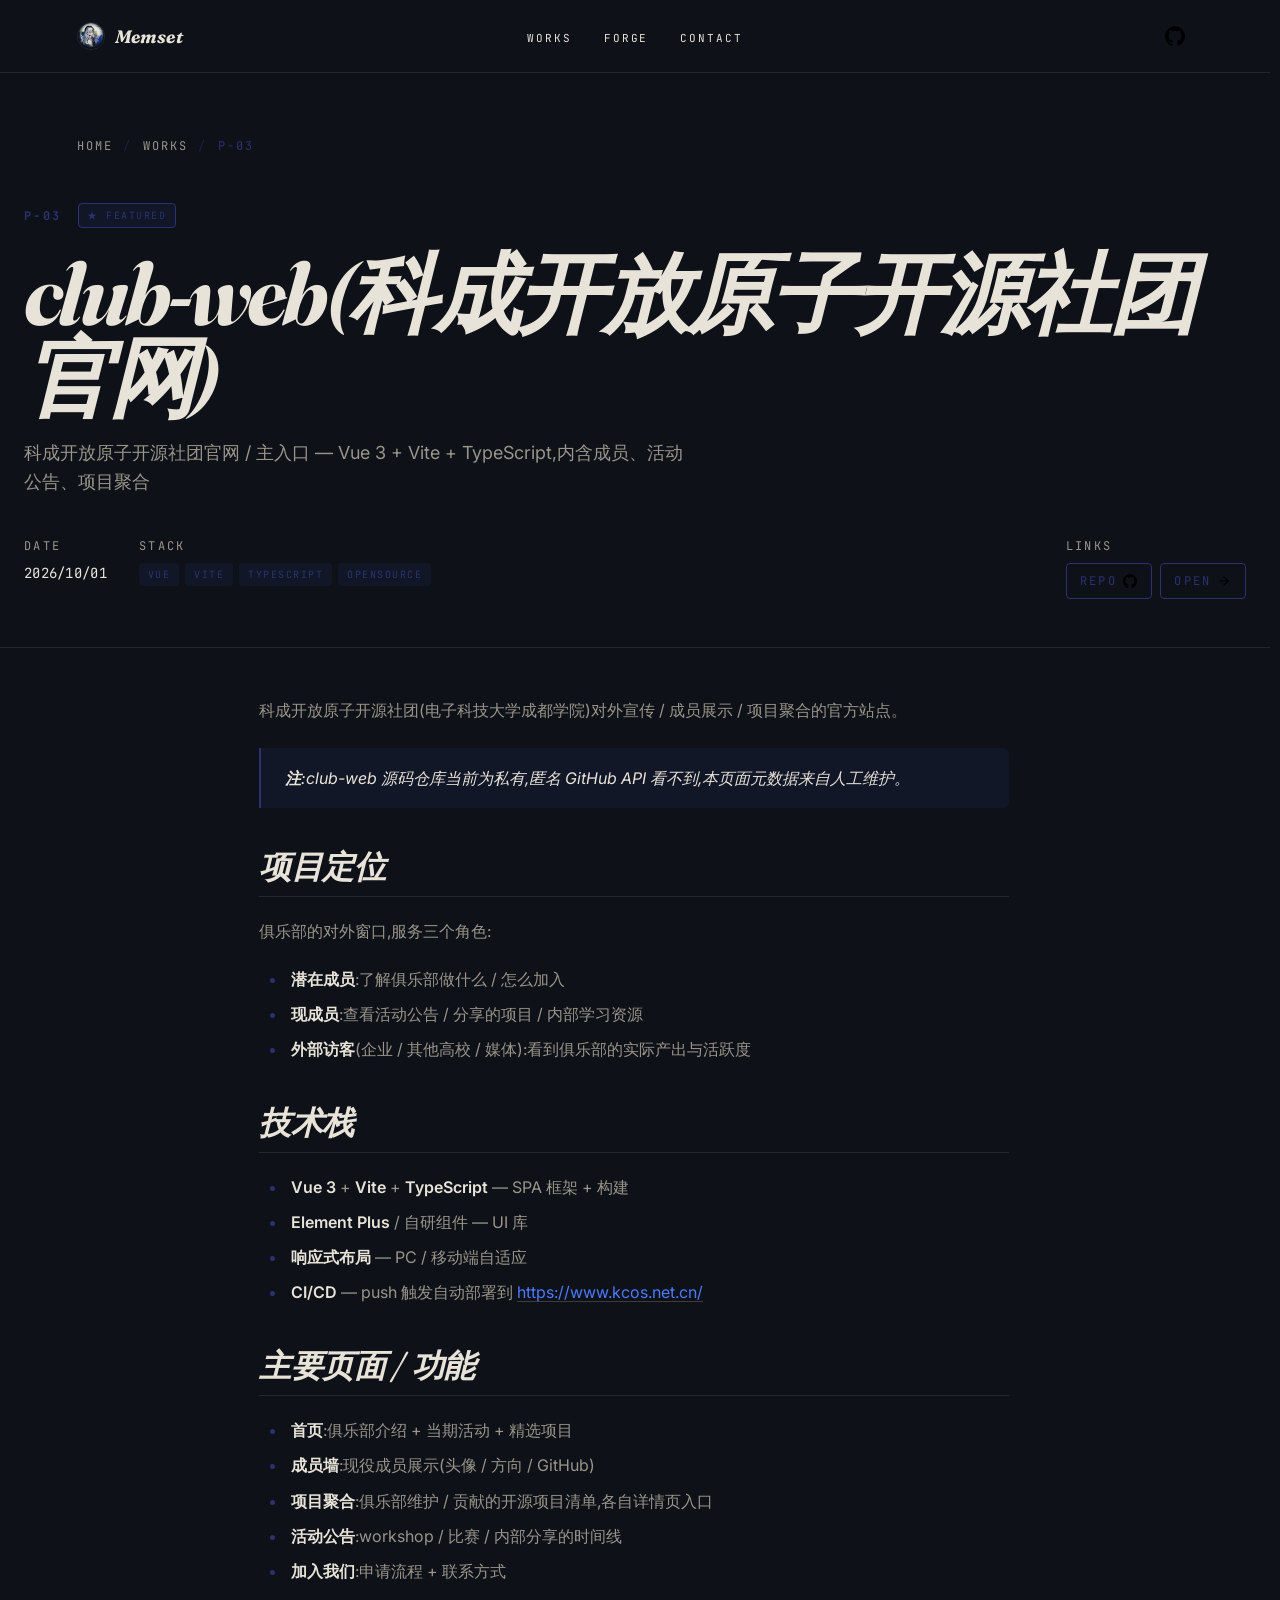
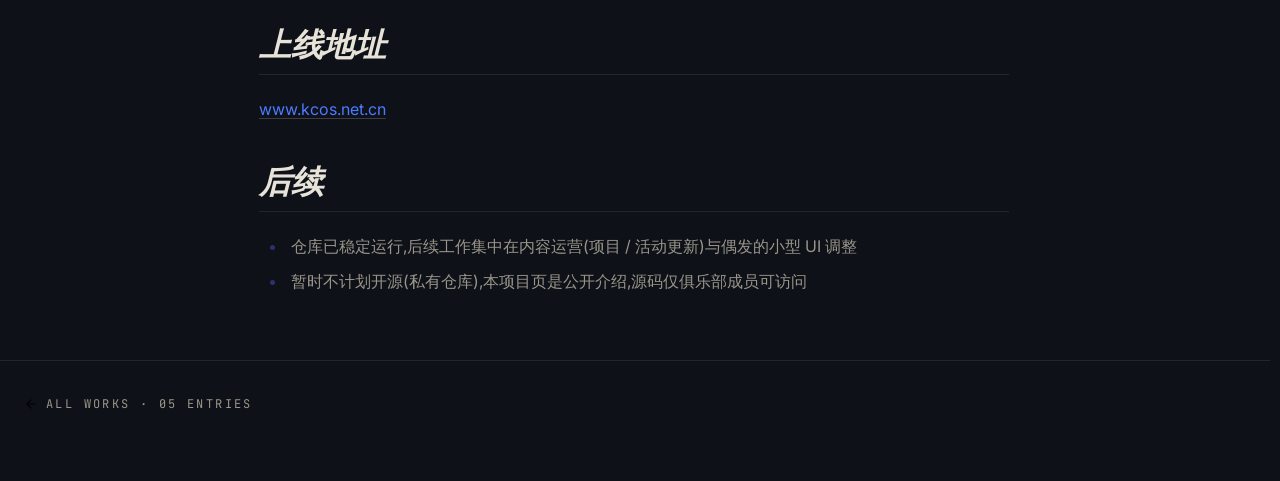
<file: projects/p-05-club-web/index.html>
<!DOCTYPE html><html lang="zh-CN" data-theme="dark"> <head><meta charset="UTF-8"><meta name="viewport" content="width=device-width, initial-scale=1.0, viewport-fit=cover"><meta name="generator" content="Astro v5.18.2"><!-- 重新加载时强制回到顶部(覆盖浏览器 scroll restoration)
         is:inline:同步执行,必须在内容渲染前完成,避免滚动位置闪烁
         - scrollRestoration = 'manual':禁用浏览器自动恢复滚动位置
         - window.scrollTo(top:0):同步滚到顶部(在 HTML 解析前执行,避免 FOUC)
         - 'instant' behavior:立即滚,不被 CSS scroll-behavior: smooth 干扰
         - pageshow 兜底:处理 bfcache + 普通刷新 / 浏览器后退 --><script>
      if ('scrollRestoration' in history) history.scrollRestoration = 'manual';
      window.scrollTo({ top: 0, left: 0, behavior: 'instant' });

      // 兜底:处理 bfcache(从缓存恢复时也会触发 pageshow)
      // + 浏览器后退 / 刷新等所有"恢复页面"的场景
      window.addEventListener('pageshow', function () {
        window.scrollTo({ top: 0, left: 0, behavior: 'instant' });
      });
    </script><!-- 主标题 / 描述 --><title>club-web(科成开放原子开源社团官网) · Memset</title><meta name="description" content="科成开放原子开源社团官网 / 主入口 — Vue 3 + Vite + TypeScript,内含成员、活动公告、项目聚合"><!-- Canonical --><link rel="canonical" href="https://memsetqwq.github.io/projects/p-05-club-web/"><!-- Favicon — 头像 PNG 多尺寸 --><link rel="icon" type="image/png" sizes="32x32" href="/favicon-32.png"><link rel="icon" type="image/png" sizes="16x16" href="/favicon-16.png"><link rel="apple-touch-icon" sizes="180x180" href="/apple-touch-icon.png"><!-- Open Graph --><meta property="og:type" content="website"><meta property="og:title" content="club-web(科成开放原子开源社团官网) · Memset"><meta property="og:description" content="科成开放原子开源社团官网 / 主入口 — Vue 3 + Vite + TypeScript,内含成员、活动公告、项目聚合"><meta property="og:url" content="https://memsetqwq.github.io/projects/p-05-club-web/"><meta property="og:image" content="https://memsetqwq.github.io/og-image.png"><!-- Twitter --><meta name="twitter:card" content="summary_large_image"><meta name="twitter:title" content="club-web(科成开放原子开源社团官网) · Memset"><meta name="twitter:description" content="科成开放原子开源社团官网 / 主入口 — Vue 3 + Vite + TypeScript,内含成员、活动公告、项目聚合"><!-- 主题色(移动浏览器 UI)— Neo-Editorial 暖炭底 --><meta name="theme-color" content="#0E1118"><meta name="color-scheme" content="dark"><!-- View Transitions --><meta name="astro-view-transitions-enabled" content="true"><meta name="astro-view-transitions-fallback" content="animate"><script type="module" src="/_astro/ClientRouter.astro_astro_type_script_index_0_lang.CDGfc0hd.js"></script><!-- JSON-LD:个人身份 --><script type="application/ld+json">{"@context":"https://schema.org","@type":"Person","name":"Memset","url":"https://memsetqwq.github.io","sameAs":["https://github.com/Memsetqwq"]}</script><link rel="stylesheet" href="/_astro/_slug_.CKXeRLhw.css">
<link rel="stylesheet" href="/_astro/forge.DtIeI9El.css">
<style>.icon[data-astro-cid-patnjmll]{display:inline-block;vertical-align:middle;flex-shrink:0}
.nav[data-astro-cid-dmqpwcec]{position:sticky;top:0;z-index:var(--z-nav);width:100%;background:var(--bg-deep);border-bottom:1px solid var(--line);transition:background var(--dur-base) var(--ease-out-quart)}.nav__container[data-astro-cid-dmqpwcec]{display:grid;grid-template-columns:1fr auto 1fr;align-items:center;height:4.5rem;padding:0 var(--gutter);gap:1rem}.nav__logo[data-astro-cid-dmqpwcec]{display:inline-flex;align-items:center;gap:.625rem;color:var(--text);transition:color var(--dur-fast)}.nav__logo[data-astro-cid-dmqpwcec]:hover{color:var(--accent)}.nav__logo-img[data-astro-cid-dmqpwcec]{display:block;width:1.75rem;height:1.75rem;border-radius:50%;object-fit:cover;border:1px solid var(--line);flex-shrink:0}.nav__logo-text[data-astro-cid-dmqpwcec]{font-family:var(--font-display);font-style:italic;font-weight:var(--fw-bold);font-size:1.125rem;letter-spacing:-.01em}.nav__menu[data-astro-cid-dmqpwcec]{justify-self:center}.nav__list[data-astro-cid-dmqpwcec]{display:flex;gap:2rem;list-style:none}.nav__link[data-astro-cid-dmqpwcec]{display:inline-flex;align-items:center;font-family:var(--font-mono);font-size:11px;letter-spacing:.18em;text-transform:uppercase;color:var(--text);position:relative;transition:color var(--dur-fast)}.nav__link[data-astro-cid-dmqpwcec]:after{content:"";position:absolute;bottom:-4px;left:0;width:0;height:1px;background:var(--accent);transition:width var(--dur-base) var(--ease-out-quart)}.nav__link[data-astro-cid-dmqpwcec]:hover{color:var(--accent)}.nav__link[data-astro-cid-dmqpwcec]:hover:after{width:100%}.nav__social[data-astro-cid-dmqpwcec]{justify-self:end;display:flex;gap:.75rem;align-items:center}.nav__social-link[data-astro-cid-dmqpwcec]{display:inline-flex;align-items:center;justify-content:center;width:2.25rem;height:2.25rem;border-radius:var(--radius);color:#fff;transition:color var(--dur-fast),background var(--dur-fast),border-color var(--dur-fast);border:1px solid transparent}.nav__social-link[data-astro-cid-dmqpwcec]:hover{color:var(--accent);background:var(--accent-soft);border-color:var(--accent)}@media(max-width:720px){.nav__container[data-astro-cid-dmqpwcec]{grid-template-columns:auto 1fr auto;gap:.5rem}.nav__menu[data-astro-cid-dmqpwcec],.nav__logo-text[data-astro-cid-dmqpwcec]{display:none}}@keyframes astroFadeInOut{0%{opacity:1}to{opacity:0}}@keyframes astroFadeIn{0%{opacity:0;mix-blend-mode:plus-lighter}to{opacity:1;mix-blend-mode:plus-lighter}}@keyframes astroFadeOut{0%{opacity:1;mix-blend-mode:plus-lighter}to{opacity:0;mix-blend-mode:plus-lighter}}@keyframes astroSlideFromRight{0%{transform:translate(100%)}}@keyframes astroSlideFromLeft{0%{transform:translate(-100%)}}@keyframes astroSlideToRight{to{transform:translate(100%)}}@keyframes astroSlideToLeft{to{transform:translate(-100%)}}@media(prefers-reduced-motion){::view-transition-group(*),::view-transition-old(*),::view-transition-new(*){animation:none!important}[data-astro-transition-scope]{animation:none!important}}
</style></head> <body>  <!-- 主体内容 -->  <header class="nav" data-astro-transition-persist="site-nav" data-astro-cid-dmqpwcec> <div class="nav__container" data-astro-cid-dmqpwcec> <!-- 左:头像小 Logo(替代原 M 字 SVG)— 保持原 1.75rem 尺寸 --> <a href="/" class="nav__logo" aria-label="Memset Home" data-astro-cid-dmqpwcec> <img src="/img/avatar.jpg" alt="" class="nav__logo-img" loading="eager" decoding="async" data-astro-cid-dmqpwcec> <span class="nav__logo-text" data-astro-cid-dmqpwcec>Memset</span> </a> <!-- 中:nav --> <nav class="nav__menu" aria-label="Primary" data-astro-cid-dmqpwcec> <ul class="nav__list" data-astro-cid-dmqpwcec> <li class="nav__item" data-astro-cid-dmqpwcec> <a href="/projects" class="nav__link" data-astro-cid-dmqpwcec> <span class="nav__link-text" data-astro-cid-dmqpwcec>Works</span> </a> </li><li class="nav__item" data-astro-cid-dmqpwcec> <a href="/forge" class="nav__link" data-astro-cid-dmqpwcec> <span class="nav__link-text" data-astro-cid-dmqpwcec>Forge</span> </a> </li><li class="nav__item" data-astro-cid-dmqpwcec> <a href="/#contact" class="nav__link" data-astro-cid-dmqpwcec> <span class="nav__link-text" data-astro-cid-dmqpwcec>Contact</span> </a> </li> </ul> </nav> <!-- 右:Social(只剩 GitHub,删除 Email)— GitHub 配色白色 --> <div class="nav__social" data-astro-cid-dmqpwcec> <a href="https://github.com/Memsetqwq" target="_blank" rel="noopener" aria-label="GitHub" class="nav__social-link" data-astro-cid-dmqpwcec> <img src="/icons/brand/github.svg" width="20" height="20" alt class="icon " style="color: currentColor;" aria-hidden="true" role="presentation" data-astro-cid-patnjmll>  </a> </div> </div> </header>  <main class="project-detail" data-astro-cid-ovxcmftc> <!-- 面包屑 --> <nav class="project-detail__crumb container mono" aria-label="面包屑" data-astro-cid-ovxcmftc> <a href="/" class="project-detail__crumb-link" data-astro-cid-ovxcmftc>Home</a> <span class="project-detail__crumb-sep" aria-hidden="true" data-astro-cid-ovxcmftc>/</span> <a href="/projects" class="project-detail__crumb-link" data-astro-cid-ovxcmftc>Works</a> <span class="project-detail__crumb-sep" aria-hidden="true" data-astro-cid-ovxcmftc>/</span> <span class="project-detail__crumb-current" data-astro-cid-ovxcmftc>P-03</span> </nav> <!-- 头部 --> <header class="project-detail__head container" data-astro-cid-ovxcmftc> <div class="project-detail__meta-head mono" data-astro-cid-ovxcmftc> <span class="project-detail__no" data-astro-cid-ovxcmftc>P-03</span> <span class="project-detail__badge" data-astro-cid-ovxcmftc>★ Featured</span> </div> <h1 class="project-detail__title" data-astro-cid-ovxcmftc>club-web(科成开放原子开源社团官网)</h1> <p class="project-detail__summary" data-astro-cid-ovxcmftc>科成开放原子开源社团官网 / 主入口 — Vue 3 + Vite + TypeScript,内含成员、活动公告、项目聚合</p> <div class="project-detail__meta" data-astro-cid-ovxcmftc> <div class="project-detail__meta-item" data-astro-cid-ovxcmftc> <span class="mono project-detail__meta-label" data-astro-cid-ovxcmftc>Date</span> <span class="mono project-detail__meta-value" data-astro-cid-ovxcmftc>2026/10/01</span> </div> <div class="project-detail__meta-item" data-astro-cid-ovxcmftc> <span class="mono project-detail__meta-label" data-astro-cid-ovxcmftc>Stack</span> <div class="project-detail__tags" data-astro-cid-ovxcmftc> <span class="project-detail__tag mono" data-astro-cid-ovxcmftc>Vue</span><span class="project-detail__tag mono" data-astro-cid-ovxcmftc>Vite</span><span class="project-detail__tag mono" data-astro-cid-ovxcmftc>TypeScript</span><span class="project-detail__tag mono" data-astro-cid-ovxcmftc>OpenSource</span> </div> </div> <div class="project-detail__meta-item" data-astro-cid-ovxcmftc> <span class="mono project-detail__meta-label" data-astro-cid-ovxcmftc>Links</span> <div class="project-detail__links" data-astro-cid-ovxcmftc>  <a href="https://github.com/CDUESTC-OpenAtom-Open-Source-Club/club-web" target="_blank" rel="noopener noreferrer" class="project-detail__link mono" data-astro-cid-ovxcmftc> <span data-astro-cid-ovxcmftc>Repo</span> <img src="/icons/brand/github.svg" width="14" height="14" alt class="icon " style="color: currentColor;" aria-hidden="true" role="presentation" data-astro-cid-patnjmll>  </a> <a href="https://www.kcos.net.cn/" target="_blank" rel="noopener noreferrer" class="project-detail__link mono" data-astro-cid-ovxcmftc> <span data-astro-cid-ovxcmftc>Open</span> <img src="/icons/lucide/arrow-right.svg" width="14" height="14" alt class="icon " style="color: currentColor;" aria-hidden="true" role="presentation" data-astro-cid-patnjmll>  </a> </div> </div> </div> </header> <!-- Markdown 正文(v0.2:vue-md-forge MarkdownEngine SSR 渲染) --> <article class="project-detail__content container" data-astro-cid-ovxcmftc> <div class="md-content" data-astro-cid-ovxcmftc><p>科成开放原子开源社团(电子科技大学成都学院)对外宣传 / 成员展示 / 项目聚合的官方站点。</p>
<blockquote>
<p><strong>注</strong>:club-web 源码仓库当前为私有,匿名 GitHub API 看不到,本页面元数据来自人工维护。</p>
</blockquote>
<h2 id="项目定位">项目定位</h2>
<p>俱乐部的对外窗口,服务三个角色:</p>
<ul>
<li><strong>潜在成员</strong>:了解俱乐部做什么 / 怎么加入</li>
<li><strong>现成员</strong>:查看活动公告 / 分享的项目 / 内部学习资源</li>
<li><strong>外部访客</strong>(企业 / 其他高校 / 媒体):看到俱乐部的实际产出与活跃度</li>
</ul>
<h2 id="技术栈">技术栈</h2>
<ul>
<li><strong>Vue 3</strong> + <strong>Vite</strong> + <strong>TypeScript</strong> — SPA 框架 + 构建</li>
<li><strong>Element Plus</strong> / 自研组件 — UI 库</li>
<li><strong>响应式布局</strong> — PC / 移动端自适应</li>
<li><strong>CI/CD</strong> — push 触发自动部署到 <a href="https://www.kcos.net.cn/">https://www.kcos.net.cn/</a></li>
</ul>
<h2 id="主要页面-功能">主要页面 / 功能</h2>
<ul>
<li><strong>首页</strong>:俱乐部介绍 + 当期活动 + 精选项目</li>
<li><strong>成员墙</strong>:现役成员展示(头像 / 方向 / GitHub)</li>
<li><strong>项目聚合</strong>:俱乐部维护 / 贡献的开源项目清单,各自详情页入口</li>
<li><strong>活动公告</strong>:workshop / 比赛 / 内部分享的时间线</li>
<li><strong>加入我们</strong>:申请流程 + 联系方式</li>
</ul>
<h2 id="上线地址">上线地址</h2>
<p><a href="https://www.kcos.net.cn/">www.kcos.net.cn</a></p>
<h2 id="后续">后续</h2>
<ul>
<li>仓库已稳定运行,后续工作集中在内容运营(项目 / 活动更新)与偶发的小型 UI 调整</li>
<li>暂时不计划开源(私有仓库),本项目页是公开介绍,源码仅俱乐部成员可访问</li>
</ul>
</div> </article> <!-- 底部 --> <footer class="project-detail__foot container" data-astro-cid-ovxcmftc> <a href="/projects" class="project-detail__back mono" data-astro-cid-ovxcmftc> <img src="/icons/lucide/arrow-left.svg" width="14" height="14" alt class="icon " style="color: currentColor;" aria-hidden="true" role="presentation" data-astro-cid-patnjmll>  <span data-astro-cid-ovxcmftc>All works · 05 entries</span> </a> </footer> </main>  </body></html>
</file>
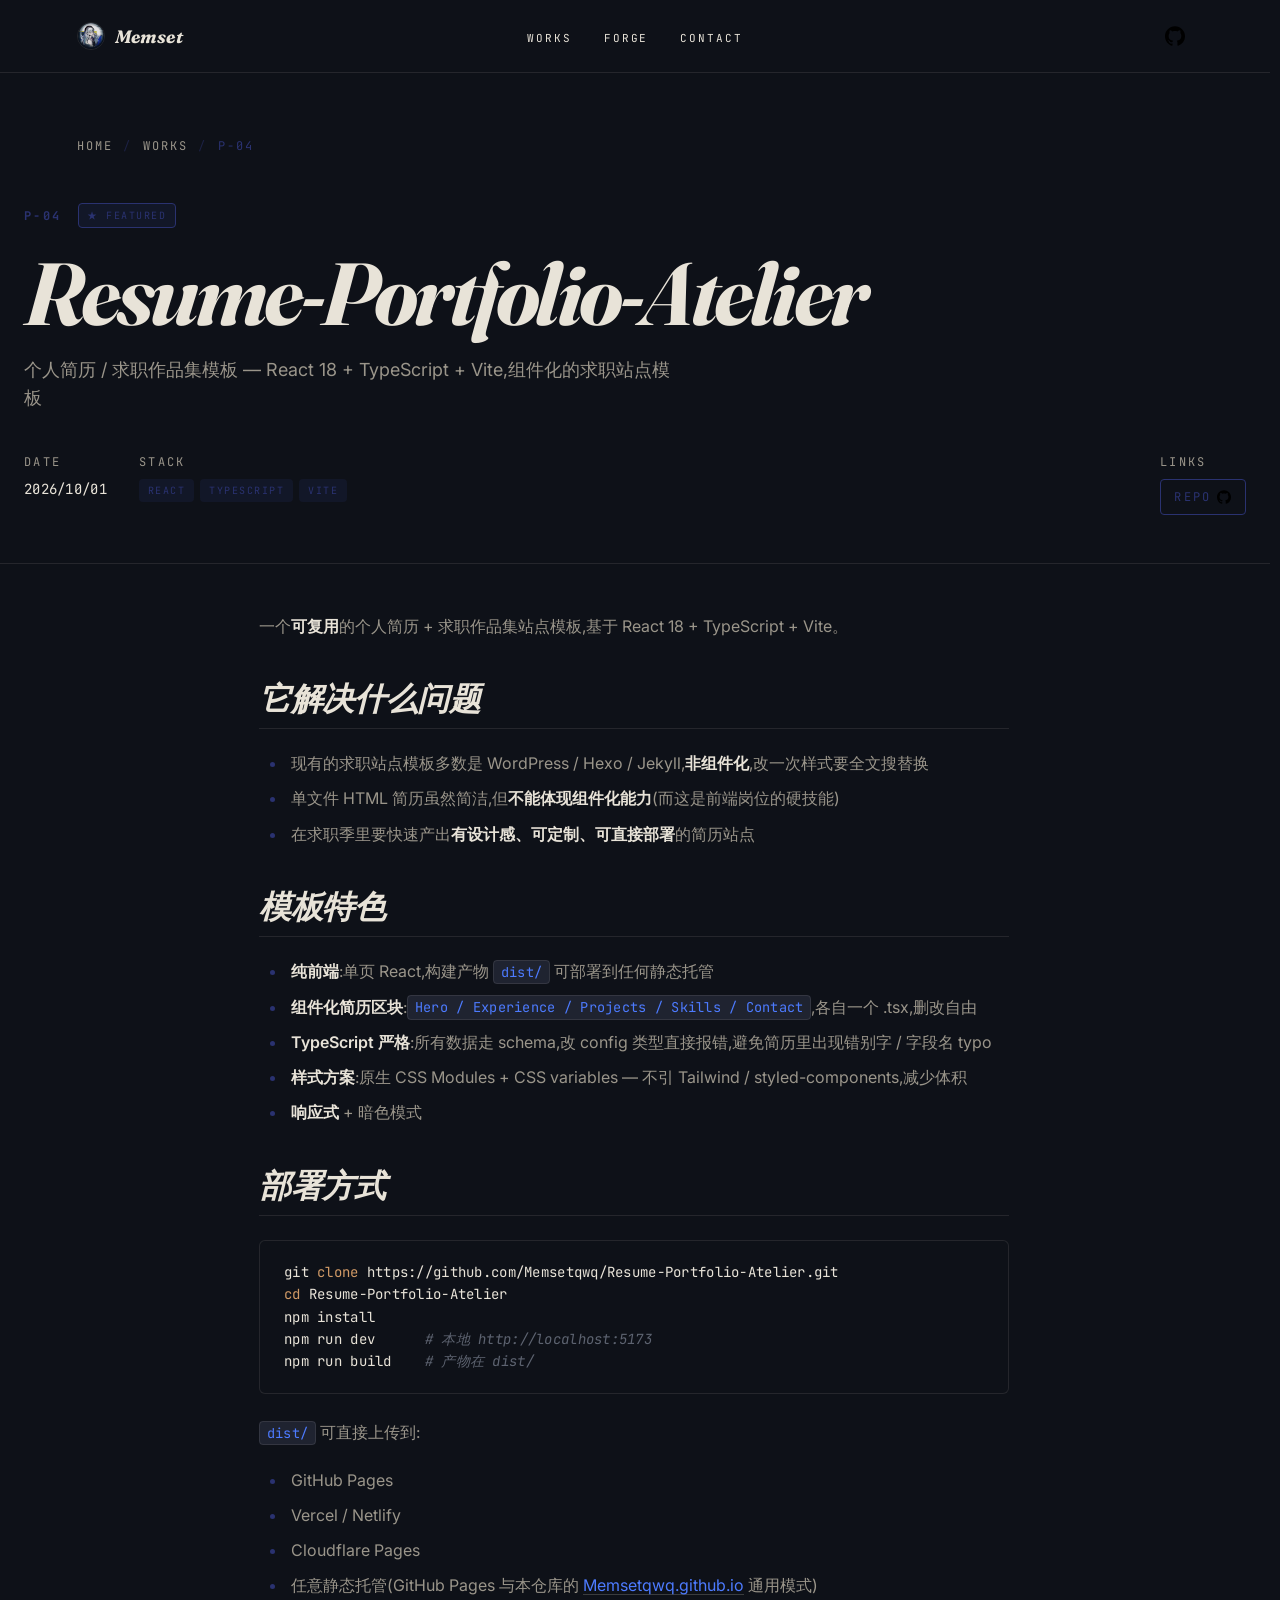
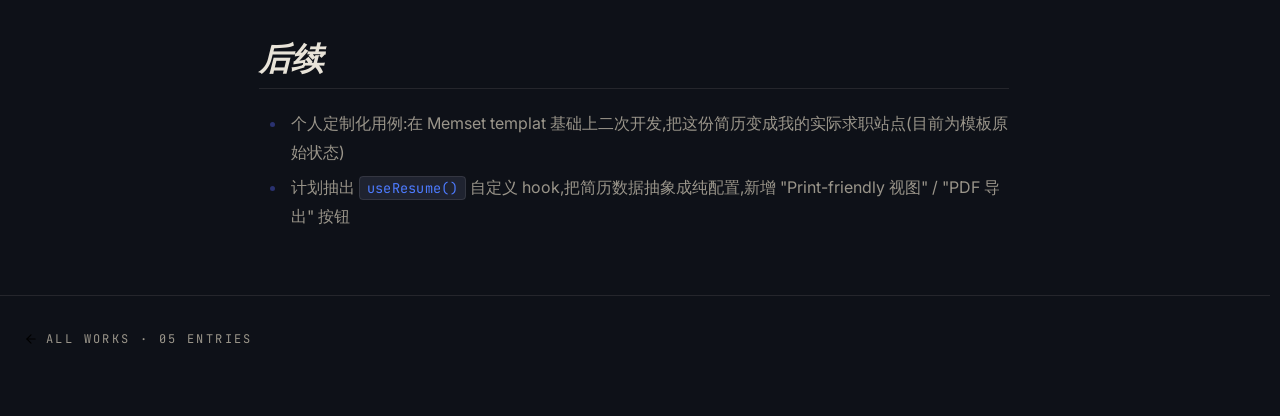
<file: projects/p-06-resume-portfolio-atelier/index.html>
<!DOCTYPE html><html lang="zh-CN" data-theme="dark"> <head><meta charset="UTF-8"><meta name="viewport" content="width=device-width, initial-scale=1.0, viewport-fit=cover"><meta name="generator" content="Astro v5.18.2"><!-- 重新加载时强制回到顶部(覆盖浏览器 scroll restoration)
         is:inline:同步执行,必须在内容渲染前完成,避免滚动位置闪烁
         - scrollRestoration = 'manual':禁用浏览器自动恢复滚动位置
         - window.scrollTo(top:0):同步滚到顶部(在 HTML 解析前执行,避免 FOUC)
         - 'instant' behavior:立即滚,不被 CSS scroll-behavior: smooth 干扰
         - pageshow 兜底:处理 bfcache + 普通刷新 / 浏览器后退 --><script>
      if ('scrollRestoration' in history) history.scrollRestoration = 'manual';
      window.scrollTo({ top: 0, left: 0, behavior: 'instant' });

      // 兜底:处理 bfcache(从缓存恢复时也会触发 pageshow)
      // + 浏览器后退 / 刷新等所有"恢复页面"的场景
      window.addEventListener('pageshow', function () {
        window.scrollTo({ top: 0, left: 0, behavior: 'instant' });
      });
    </script><!-- 主标题 / 描述 --><title>Resume-Portfolio-Atelier · Memset</title><meta name="description" content="个人简历 / 求职作品集模板 — React 18 + TypeScript + Vite,组件化的求职站点模板"><!-- Canonical --><link rel="canonical" href="https://memsetqwq.github.io/projects/p-06-resume-portfolio-atelier/"><!-- Favicon — 头像 PNG 多尺寸 --><link rel="icon" type="image/png" sizes="32x32" href="/favicon-32.png"><link rel="icon" type="image/png" sizes="16x16" href="/favicon-16.png"><link rel="apple-touch-icon" sizes="180x180" href="/apple-touch-icon.png"><!-- Open Graph --><meta property="og:type" content="website"><meta property="og:title" content="Resume-Portfolio-Atelier · Memset"><meta property="og:description" content="个人简历 / 求职作品集模板 — React 18 + TypeScript + Vite,组件化的求职站点模板"><meta property="og:url" content="https://memsetqwq.github.io/projects/p-06-resume-portfolio-atelier/"><meta property="og:image" content="https://memsetqwq.github.io/og-image.png"><!-- Twitter --><meta name="twitter:card" content="summary_large_image"><meta name="twitter:title" content="Resume-Portfolio-Atelier · Memset"><meta name="twitter:description" content="个人简历 / 求职作品集模板 — React 18 + TypeScript + Vite,组件化的求职站点模板"><!-- 主题色(移动浏览器 UI)— Neo-Editorial 暖炭底 --><meta name="theme-color" content="#0E1118"><meta name="color-scheme" content="dark"><!-- View Transitions --><meta name="astro-view-transitions-enabled" content="true"><meta name="astro-view-transitions-fallback" content="animate"><script type="module" src="/_astro/ClientRouter.astro_astro_type_script_index_0_lang.CDGfc0hd.js"></script><!-- JSON-LD:个人身份 --><script type="application/ld+json">{"@context":"https://schema.org","@type":"Person","name":"Memset","url":"https://memsetqwq.github.io","sameAs":["https://github.com/Memsetqwq"]}</script><link rel="stylesheet" href="/_astro/_slug_.CKXeRLhw.css">
<link rel="stylesheet" href="/_astro/forge.DtIeI9El.css">
<style>.icon[data-astro-cid-patnjmll]{display:inline-block;vertical-align:middle;flex-shrink:0}
.nav[data-astro-cid-dmqpwcec]{position:sticky;top:0;z-index:var(--z-nav);width:100%;background:var(--bg-deep);border-bottom:1px solid var(--line);transition:background var(--dur-base) var(--ease-out-quart)}.nav__container[data-astro-cid-dmqpwcec]{display:grid;grid-template-columns:1fr auto 1fr;align-items:center;height:4.5rem;padding:0 var(--gutter);gap:1rem}.nav__logo[data-astro-cid-dmqpwcec]{display:inline-flex;align-items:center;gap:.625rem;color:var(--text);transition:color var(--dur-fast)}.nav__logo[data-astro-cid-dmqpwcec]:hover{color:var(--accent)}.nav__logo-img[data-astro-cid-dmqpwcec]{display:block;width:1.75rem;height:1.75rem;border-radius:50%;object-fit:cover;border:1px solid var(--line);flex-shrink:0}.nav__logo-text[data-astro-cid-dmqpwcec]{font-family:var(--font-display);font-style:italic;font-weight:var(--fw-bold);font-size:1.125rem;letter-spacing:-.01em}.nav__menu[data-astro-cid-dmqpwcec]{justify-self:center}.nav__list[data-astro-cid-dmqpwcec]{display:flex;gap:2rem;list-style:none}.nav__link[data-astro-cid-dmqpwcec]{display:inline-flex;align-items:center;font-family:var(--font-mono);font-size:11px;letter-spacing:.18em;text-transform:uppercase;color:var(--text);position:relative;transition:color var(--dur-fast)}.nav__link[data-astro-cid-dmqpwcec]:after{content:"";position:absolute;bottom:-4px;left:0;width:0;height:1px;background:var(--accent);transition:width var(--dur-base) var(--ease-out-quart)}.nav__link[data-astro-cid-dmqpwcec]:hover{color:var(--accent)}.nav__link[data-astro-cid-dmqpwcec]:hover:after{width:100%}.nav__social[data-astro-cid-dmqpwcec]{justify-self:end;display:flex;gap:.75rem;align-items:center}.nav__social-link[data-astro-cid-dmqpwcec]{display:inline-flex;align-items:center;justify-content:center;width:2.25rem;height:2.25rem;border-radius:var(--radius);color:#fff;transition:color var(--dur-fast),background var(--dur-fast),border-color var(--dur-fast);border:1px solid transparent}.nav__social-link[data-astro-cid-dmqpwcec]:hover{color:var(--accent);background:var(--accent-soft);border-color:var(--accent)}@media(max-width:720px){.nav__container[data-astro-cid-dmqpwcec]{grid-template-columns:auto 1fr auto;gap:.5rem}.nav__menu[data-astro-cid-dmqpwcec],.nav__logo-text[data-astro-cid-dmqpwcec]{display:none}}@keyframes astroFadeInOut{0%{opacity:1}to{opacity:0}}@keyframes astroFadeIn{0%{opacity:0;mix-blend-mode:plus-lighter}to{opacity:1;mix-blend-mode:plus-lighter}}@keyframes astroFadeOut{0%{opacity:1;mix-blend-mode:plus-lighter}to{opacity:0;mix-blend-mode:plus-lighter}}@keyframes astroSlideFromRight{0%{transform:translate(100%)}}@keyframes astroSlideFromLeft{0%{transform:translate(-100%)}}@keyframes astroSlideToRight{to{transform:translate(100%)}}@keyframes astroSlideToLeft{to{transform:translate(-100%)}}@media(prefers-reduced-motion){::view-transition-group(*),::view-transition-old(*),::view-transition-new(*){animation:none!important}[data-astro-transition-scope]{animation:none!important}}
</style></head> <body>  <!-- 主体内容 -->  <header class="nav" data-astro-transition-persist="site-nav" data-astro-cid-dmqpwcec> <div class="nav__container" data-astro-cid-dmqpwcec> <!-- 左:头像小 Logo(替代原 M 字 SVG)— 保持原 1.75rem 尺寸 --> <a href="/" class="nav__logo" aria-label="Memset Home" data-astro-cid-dmqpwcec> <img src="/img/avatar.jpg" alt="" class="nav__logo-img" loading="eager" decoding="async" data-astro-cid-dmqpwcec> <span class="nav__logo-text" data-astro-cid-dmqpwcec>Memset</span> </a> <!-- 中:nav --> <nav class="nav__menu" aria-label="Primary" data-astro-cid-dmqpwcec> <ul class="nav__list" data-astro-cid-dmqpwcec> <li class="nav__item" data-astro-cid-dmqpwcec> <a href="/projects" class="nav__link" data-astro-cid-dmqpwcec> <span class="nav__link-text" data-astro-cid-dmqpwcec>Works</span> </a> </li><li class="nav__item" data-astro-cid-dmqpwcec> <a href="/forge" class="nav__link" data-astro-cid-dmqpwcec> <span class="nav__link-text" data-astro-cid-dmqpwcec>Forge</span> </a> </li><li class="nav__item" data-astro-cid-dmqpwcec> <a href="/#contact" class="nav__link" data-astro-cid-dmqpwcec> <span class="nav__link-text" data-astro-cid-dmqpwcec>Contact</span> </a> </li> </ul> </nav> <!-- 右:Social(只剩 GitHub,删除 Email)— GitHub 配色白色 --> <div class="nav__social" data-astro-cid-dmqpwcec> <a href="https://github.com/Memsetqwq" target="_blank" rel="noopener" aria-label="GitHub" class="nav__social-link" data-astro-cid-dmqpwcec> <img src="/icons/brand/github.svg" width="20" height="20" alt class="icon " style="color: currentColor;" aria-hidden="true" role="presentation" data-astro-cid-patnjmll>  </a> </div> </div> </header>  <main class="project-detail" data-astro-cid-ovxcmftc> <!-- 面包屑 --> <nav class="project-detail__crumb container mono" aria-label="面包屑" data-astro-cid-ovxcmftc> <a href="/" class="project-detail__crumb-link" data-astro-cid-ovxcmftc>Home</a> <span class="project-detail__crumb-sep" aria-hidden="true" data-astro-cid-ovxcmftc>/</span> <a href="/projects" class="project-detail__crumb-link" data-astro-cid-ovxcmftc>Works</a> <span class="project-detail__crumb-sep" aria-hidden="true" data-astro-cid-ovxcmftc>/</span> <span class="project-detail__crumb-current" data-astro-cid-ovxcmftc>P-04</span> </nav> <!-- 头部 --> <header class="project-detail__head container" data-astro-cid-ovxcmftc> <div class="project-detail__meta-head mono" data-astro-cid-ovxcmftc> <span class="project-detail__no" data-astro-cid-ovxcmftc>P-04</span> <span class="project-detail__badge" data-astro-cid-ovxcmftc>★ Featured</span> </div> <h1 class="project-detail__title" data-astro-cid-ovxcmftc>Resume-Portfolio-Atelier</h1> <p class="project-detail__summary" data-astro-cid-ovxcmftc>个人简历 / 求职作品集模板 — React 18 + TypeScript + Vite,组件化的求职站点模板</p> <div class="project-detail__meta" data-astro-cid-ovxcmftc> <div class="project-detail__meta-item" data-astro-cid-ovxcmftc> <span class="mono project-detail__meta-label" data-astro-cid-ovxcmftc>Date</span> <span class="mono project-detail__meta-value" data-astro-cid-ovxcmftc>2026/10/01</span> </div> <div class="project-detail__meta-item" data-astro-cid-ovxcmftc> <span class="mono project-detail__meta-label" data-astro-cid-ovxcmftc>Stack</span> <div class="project-detail__tags" data-astro-cid-ovxcmftc> <span class="project-detail__tag mono" data-astro-cid-ovxcmftc>React</span><span class="project-detail__tag mono" data-astro-cid-ovxcmftc>TypeScript</span><span class="project-detail__tag mono" data-astro-cid-ovxcmftc>Vite</span> </div> </div> <div class="project-detail__meta-item" data-astro-cid-ovxcmftc> <span class="mono project-detail__meta-label" data-astro-cid-ovxcmftc>Links</span> <div class="project-detail__links" data-astro-cid-ovxcmftc>  <a href="https://github.com/Memsetqwq/Resume-Portfolio-Atelier" target="_blank" rel="noopener noreferrer" class="project-detail__link mono" data-astro-cid-ovxcmftc> <span data-astro-cid-ovxcmftc>Repo</span> <img src="/icons/brand/github.svg" width="14" height="14" alt class="icon " style="color: currentColor;" aria-hidden="true" role="presentation" data-astro-cid-patnjmll>  </a>  </div> </div> </div> </header> <!-- Markdown 正文(v0.2:vue-md-forge MarkdownEngine SSR 渲染) --> <article class="project-detail__content container" data-astro-cid-ovxcmftc> <div class="md-content" data-astro-cid-ovxcmftc><p>一个<strong>可复用</strong>的个人简历 + 求职作品集站点模板,基于 React 18 + TypeScript + Vite。</p>
<h2 id="它解决什么问题">它解决什么问题</h2>
<ul>
<li>现有的求职站点模板多数是 WordPress / Hexo / Jekyll,<strong>非组件化</strong>,改一次样式要全文搜替换</li>
<li>单文件 HTML 简历虽然简洁,但<strong>不能体现组件化能力</strong>(而这是前端岗位的硬技能)</li>
<li>在求职季里要快速产出<strong>有设计感、可定制、可直接部署</strong>的简历站点</li>
</ul>
<h2 id="模板特色">模板特色</h2>
<ul>
<li><strong>纯前端</strong>:单页 React,构建产物 <code>dist/</code> 可部署到任何静态托管</li>
<li><strong>组件化简历区块</strong>:<code>Hero / Experience / Projects / Skills / Contact</code>,各自一个 .tsx,删改自由</li>
<li><strong>TypeScript 严格</strong>:所有数据走 schema,改 config 类型直接报错,避免简历里出现错别字 / 字段名 typo</li>
<li><strong>样式方案</strong>:原生 CSS Modules + CSS variables — 不引 Tailwind / styled-components,减少体积</li>
<li><strong>响应式</strong> + 暗色模式</li>
</ul>
<h2 id="部署方式">部署方式</h2>
<pre class="hljs"><code class="language-bash">git <span class="hljs-built_in">clone</span> https://github.com/Memsetqwq/Resume-Portfolio-Atelier.git
<span class="hljs-built_in">cd</span> Resume-Portfolio-Atelier
npm install
npm run dev      <span class="hljs-comment"># 本地 http://localhost:5173</span>
npm run build    <span class="hljs-comment"># 产物在 dist/</span>
</code></pre>
<p><code>dist/</code> 可直接上传到:</p>
<ul>
<li>GitHub Pages</li>
<li>Vercel / Netlify</li>
<li>Cloudflare Pages</li>
<li>任意静态托管(GitHub Pages 与本仓库的 <a href="http://Memsetqwq.github.io">Memsetqwq.github.io</a> 通用模式)</li>
</ul>
<h2 id="后续">后续</h2>
<ul>
<li>个人定制化用例:在 Memset templat 基础上二次开发,把这份简历变成我的实际求职站点(目前为模板原始状态)</li>
<li>计划抽出 <code>useResume()</code> 自定义 hook,把简历数据抽象成纯配置,新增 &quot;Print-friendly 视图&quot; / &quot;PDF 导出&quot; 按钮</li>
</ul>
</div> </article> <!-- 底部 --> <footer class="project-detail__foot container" data-astro-cid-ovxcmftc> <a href="/projects" class="project-detail__back mono" data-astro-cid-ovxcmftc> <img src="/icons/lucide/arrow-left.svg" width="14" height="14" alt class="icon " style="color: currentColor;" aria-hidden="true" role="presentation" data-astro-cid-patnjmll>  <span data-astro-cid-ovxcmftc>All works · 05 entries</span> </a> </footer> </main>  </body></html>
</file>
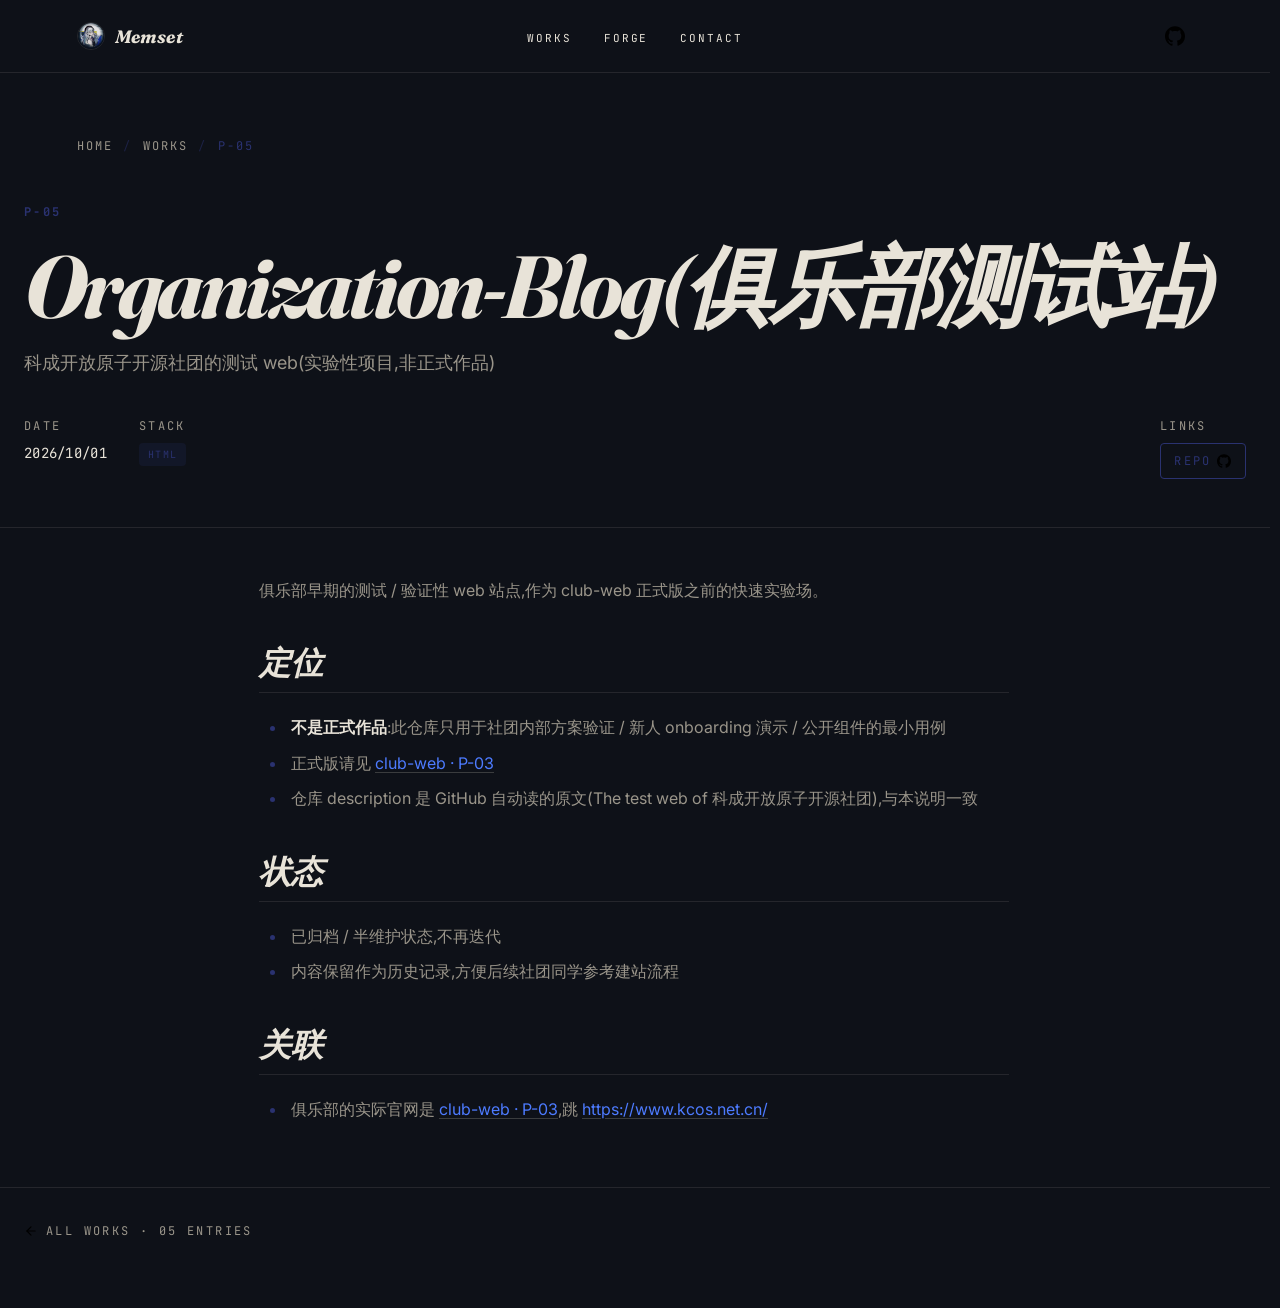
<file: projects/p-07-organization-blog/index.html>
<!DOCTYPE html><html lang="zh-CN" data-theme="dark"> <head><meta charset="UTF-8"><meta name="viewport" content="width=device-width, initial-scale=1.0, viewport-fit=cover"><meta name="generator" content="Astro v5.18.2"><!-- 重新加载时强制回到顶部(覆盖浏览器 scroll restoration)
         is:inline:同步执行,必须在内容渲染前完成,避免滚动位置闪烁
         - scrollRestoration = 'manual':禁用浏览器自动恢复滚动位置
         - window.scrollTo(top:0):同步滚到顶部(在 HTML 解析前执行,避免 FOUC)
         - 'instant' behavior:立即滚,不被 CSS scroll-behavior: smooth 干扰
         - pageshow 兜底:处理 bfcache + 普通刷新 / 浏览器后退 --><script>
      if ('scrollRestoration' in history) history.scrollRestoration = 'manual';
      window.scrollTo({ top: 0, left: 0, behavior: 'instant' });

      // 兜底:处理 bfcache(从缓存恢复时也会触发 pageshow)
      // + 浏览器后退 / 刷新等所有"恢复页面"的场景
      window.addEventListener('pageshow', function () {
        window.scrollTo({ top: 0, left: 0, behavior: 'instant' });
      });
    </script><!-- 主标题 / 描述 --><title>Organization-Blog(俱乐部测试站) · Memset</title><meta name="description" content="科成开放原子开源社团的测试 web(实验性项目,非正式作品)"><!-- Canonical --><link rel="canonical" href="https://memsetqwq.github.io/projects/p-07-organization-blog/"><!-- Favicon — 头像 PNG 多尺寸 --><link rel="icon" type="image/png" sizes="32x32" href="/favicon-32.png"><link rel="icon" type="image/png" sizes="16x16" href="/favicon-16.png"><link rel="apple-touch-icon" sizes="180x180" href="/apple-touch-icon.png"><!-- Open Graph --><meta property="og:type" content="website"><meta property="og:title" content="Organization-Blog(俱乐部测试站) · Memset"><meta property="og:description" content="科成开放原子开源社团的测试 web(实验性项目,非正式作品)"><meta property="og:url" content="https://memsetqwq.github.io/projects/p-07-organization-blog/"><meta property="og:image" content="https://memsetqwq.github.io/og-image.png"><!-- Twitter --><meta name="twitter:card" content="summary_large_image"><meta name="twitter:title" content="Organization-Blog(俱乐部测试站) · Memset"><meta name="twitter:description" content="科成开放原子开源社团的测试 web(实验性项目,非正式作品)"><!-- 主题色(移动浏览器 UI)— Neo-Editorial 暖炭底 --><meta name="theme-color" content="#0E1118"><meta name="color-scheme" content="dark"><!-- View Transitions --><meta name="astro-view-transitions-enabled" content="true"><meta name="astro-view-transitions-fallback" content="animate"><script type="module" src="/_astro/ClientRouter.astro_astro_type_script_index_0_lang.CDGfc0hd.js"></script><!-- JSON-LD:个人身份 --><script type="application/ld+json">{"@context":"https://schema.org","@type":"Person","name":"Memset","url":"https://memsetqwq.github.io","sameAs":["https://github.com/Memsetqwq"]}</script><link rel="stylesheet" href="/_astro/_slug_.CKXeRLhw.css">
<link rel="stylesheet" href="/_astro/forge.DtIeI9El.css">
<style>.icon[data-astro-cid-patnjmll]{display:inline-block;vertical-align:middle;flex-shrink:0}
.nav[data-astro-cid-dmqpwcec]{position:sticky;top:0;z-index:var(--z-nav);width:100%;background:var(--bg-deep);border-bottom:1px solid var(--line);transition:background var(--dur-base) var(--ease-out-quart)}.nav__container[data-astro-cid-dmqpwcec]{display:grid;grid-template-columns:1fr auto 1fr;align-items:center;height:4.5rem;padding:0 var(--gutter);gap:1rem}.nav__logo[data-astro-cid-dmqpwcec]{display:inline-flex;align-items:center;gap:.625rem;color:var(--text);transition:color var(--dur-fast)}.nav__logo[data-astro-cid-dmqpwcec]:hover{color:var(--accent)}.nav__logo-img[data-astro-cid-dmqpwcec]{display:block;width:1.75rem;height:1.75rem;border-radius:50%;object-fit:cover;border:1px solid var(--line);flex-shrink:0}.nav__logo-text[data-astro-cid-dmqpwcec]{font-family:var(--font-display);font-style:italic;font-weight:var(--fw-bold);font-size:1.125rem;letter-spacing:-.01em}.nav__menu[data-astro-cid-dmqpwcec]{justify-self:center}.nav__list[data-astro-cid-dmqpwcec]{display:flex;gap:2rem;list-style:none}.nav__link[data-astro-cid-dmqpwcec]{display:inline-flex;align-items:center;font-family:var(--font-mono);font-size:11px;letter-spacing:.18em;text-transform:uppercase;color:var(--text);position:relative;transition:color var(--dur-fast)}.nav__link[data-astro-cid-dmqpwcec]:after{content:"";position:absolute;bottom:-4px;left:0;width:0;height:1px;background:var(--accent);transition:width var(--dur-base) var(--ease-out-quart)}.nav__link[data-astro-cid-dmqpwcec]:hover{color:var(--accent)}.nav__link[data-astro-cid-dmqpwcec]:hover:after{width:100%}.nav__social[data-astro-cid-dmqpwcec]{justify-self:end;display:flex;gap:.75rem;align-items:center}.nav__social-link[data-astro-cid-dmqpwcec]{display:inline-flex;align-items:center;justify-content:center;width:2.25rem;height:2.25rem;border-radius:var(--radius);color:#fff;transition:color var(--dur-fast),background var(--dur-fast),border-color var(--dur-fast);border:1px solid transparent}.nav__social-link[data-astro-cid-dmqpwcec]:hover{color:var(--accent);background:var(--accent-soft);border-color:var(--accent)}@media(max-width:720px){.nav__container[data-astro-cid-dmqpwcec]{grid-template-columns:auto 1fr auto;gap:.5rem}.nav__menu[data-astro-cid-dmqpwcec],.nav__logo-text[data-astro-cid-dmqpwcec]{display:none}}@keyframes astroFadeInOut{0%{opacity:1}to{opacity:0}}@keyframes astroFadeIn{0%{opacity:0;mix-blend-mode:plus-lighter}to{opacity:1;mix-blend-mode:plus-lighter}}@keyframes astroFadeOut{0%{opacity:1;mix-blend-mode:plus-lighter}to{opacity:0;mix-blend-mode:plus-lighter}}@keyframes astroSlideFromRight{0%{transform:translate(100%)}}@keyframes astroSlideFromLeft{0%{transform:translate(-100%)}}@keyframes astroSlideToRight{to{transform:translate(100%)}}@keyframes astroSlideToLeft{to{transform:translate(-100%)}}@media(prefers-reduced-motion){::view-transition-group(*),::view-transition-old(*),::view-transition-new(*){animation:none!important}[data-astro-transition-scope]{animation:none!important}}
</style></head> <body>  <!-- 主体内容 -->  <header class="nav" data-astro-transition-persist="site-nav" data-astro-cid-dmqpwcec> <div class="nav__container" data-astro-cid-dmqpwcec> <!-- 左:头像小 Logo(替代原 M 字 SVG)— 保持原 1.75rem 尺寸 --> <a href="/" class="nav__logo" aria-label="Memset Home" data-astro-cid-dmqpwcec> <img src="/img/avatar.jpg" alt="" class="nav__logo-img" loading="eager" decoding="async" data-astro-cid-dmqpwcec> <span class="nav__logo-text" data-astro-cid-dmqpwcec>Memset</span> </a> <!-- 中:nav --> <nav class="nav__menu" aria-label="Primary" data-astro-cid-dmqpwcec> <ul class="nav__list" data-astro-cid-dmqpwcec> <li class="nav__item" data-astro-cid-dmqpwcec> <a href="/projects" class="nav__link" data-astro-cid-dmqpwcec> <span class="nav__link-text" data-astro-cid-dmqpwcec>Works</span> </a> </li><li class="nav__item" data-astro-cid-dmqpwcec> <a href="/forge" class="nav__link" data-astro-cid-dmqpwcec> <span class="nav__link-text" data-astro-cid-dmqpwcec>Forge</span> </a> </li><li class="nav__item" data-astro-cid-dmqpwcec> <a href="/#contact" class="nav__link" data-astro-cid-dmqpwcec> <span class="nav__link-text" data-astro-cid-dmqpwcec>Contact</span> </a> </li> </ul> </nav> <!-- 右:Social(只剩 GitHub,删除 Email)— GitHub 配色白色 --> <div class="nav__social" data-astro-cid-dmqpwcec> <a href="https://github.com/Memsetqwq" target="_blank" rel="noopener" aria-label="GitHub" class="nav__social-link" data-astro-cid-dmqpwcec> <img src="/icons/brand/github.svg" width="20" height="20" alt class="icon " style="color: currentColor;" aria-hidden="true" role="presentation" data-astro-cid-patnjmll>  </a> </div> </div> </header>  <main class="project-detail" data-astro-cid-ovxcmftc> <!-- 面包屑 --> <nav class="project-detail__crumb container mono" aria-label="面包屑" data-astro-cid-ovxcmftc> <a href="/" class="project-detail__crumb-link" data-astro-cid-ovxcmftc>Home</a> <span class="project-detail__crumb-sep" aria-hidden="true" data-astro-cid-ovxcmftc>/</span> <a href="/projects" class="project-detail__crumb-link" data-astro-cid-ovxcmftc>Works</a> <span class="project-detail__crumb-sep" aria-hidden="true" data-astro-cid-ovxcmftc>/</span> <span class="project-detail__crumb-current" data-astro-cid-ovxcmftc>P-05</span> </nav> <!-- 头部 --> <header class="project-detail__head container" data-astro-cid-ovxcmftc> <div class="project-detail__meta-head mono" data-astro-cid-ovxcmftc> <span class="project-detail__no" data-astro-cid-ovxcmftc>P-05</span>  </div> <h1 class="project-detail__title" data-astro-cid-ovxcmftc>Organization-Blog(俱乐部测试站)</h1> <p class="project-detail__summary" data-astro-cid-ovxcmftc>科成开放原子开源社团的测试 web(实验性项目,非正式作品)</p> <div class="project-detail__meta" data-astro-cid-ovxcmftc> <div class="project-detail__meta-item" data-astro-cid-ovxcmftc> <span class="mono project-detail__meta-label" data-astro-cid-ovxcmftc>Date</span> <span class="mono project-detail__meta-value" data-astro-cid-ovxcmftc>2026/10/01</span> </div> <div class="project-detail__meta-item" data-astro-cid-ovxcmftc> <span class="mono project-detail__meta-label" data-astro-cid-ovxcmftc>Stack</span> <div class="project-detail__tags" data-astro-cid-ovxcmftc> <span class="project-detail__tag mono" data-astro-cid-ovxcmftc>HTML</span> </div> </div> <div class="project-detail__meta-item" data-astro-cid-ovxcmftc> <span class="mono project-detail__meta-label" data-astro-cid-ovxcmftc>Links</span> <div class="project-detail__links" data-astro-cid-ovxcmftc>  <a href="https://github.com/Memsetqwq/Organization-Blog" target="_blank" rel="noopener noreferrer" class="project-detail__link mono" data-astro-cid-ovxcmftc> <span data-astro-cid-ovxcmftc>Repo</span> <img src="/icons/brand/github.svg" width="14" height="14" alt class="icon " style="color: currentColor;" aria-hidden="true" role="presentation" data-astro-cid-patnjmll>  </a>  </div> </div> </div> </header> <!-- Markdown 正文(v0.2:vue-md-forge MarkdownEngine SSR 渲染) --> <article class="project-detail__content container" data-astro-cid-ovxcmftc> <div class="md-content" data-astro-cid-ovxcmftc><p>俱乐部早期的测试 / 验证性 web 站点,作为 club-web 正式版之前的快速实验场。</p>
<h2 id="定位">定位</h2>
<ul>
<li><strong>不是正式作品</strong>:此仓库只用于社团内部方案验证 / 新人 onboarding 演示 / 公开组件的最小用例</li>
<li>正式版请见 <a href="p-05-club-web">club-web · P-03</a></li>
<li>仓库 description 是 GitHub 自动读的原文(The test web of 科成开放原子开源社团),与本说明一致</li>
</ul>
<h2 id="状态">状态</h2>
<ul>
<li>已归档 / 半维护状态,不再迭代</li>
<li>内容保留作为历史记录,方便后续社团同学参考建站流程</li>
</ul>
<h2 id="关联">关联</h2>
<ul>
<li>俱乐部的实际官网是 <a href="p-05-club-web">club-web · P-03</a>,跳 <a href="https://www.kcos.net.cn/">https://www.kcos.net.cn/</a></li>
</ul>
</div> </article> <!-- 底部 --> <footer class="project-detail__foot container" data-astro-cid-ovxcmftc> <a href="/projects" class="project-detail__back mono" data-astro-cid-ovxcmftc> <img src="/icons/lucide/arrow-left.svg" width="14" height="14" alt class="icon " style="color: currentColor;" aria-hidden="true" role="presentation" data-astro-cid-patnjmll>  <span data-astro-cid-ovxcmftc>All works · 05 entries</span> </a> </footer> </main>  </body></html>
</file>
<file: _astro/forge.DtIeI9El.css>
@import"https://fonts.googleapis.com/css2?family=Fraunces:ital,opsz,wght@0,9..144,300..700;1,9..144,300..700&family=Inter:wght@300..700&family=JetBrains+Mono:wght@400;700&display=swap";:root{--bg-deep: #0E1118;--bg: #161A24;--bg-elevated: #1F2330;--bg-glass: rgba(22, 26, 36, .65);--text: #E8E3D8;--text-dim: #9A958A;--text-muted: #5F5A52;--text-invert: #0E1118;--accent: #2A3270;--accent-soft: rgba(42, 50, 112, .18);--accent-glow: rgba(42, 50, 112, .4);--accent-warm: #4D7BFF;--accent-warm-soft: rgba(77, 123, 255, .16);--line: rgba(232, 227, 216, .1);--line-strong: rgba(232, 227, 216, .2);--line-accent: rgba(42, 50, 112, .45);--state-ok: #6EE7B7;--state-warn: #4D7BFF;--state-err: #E07A7A;--font-display: "Fraunces", "Noto Serif SC", Georgia, serif;--font-body: "Inter", "Noto Sans SC", system-ui, -apple-system, "Helvetica Neue", sans-serif;--font-mono: "JetBrains Mono", ui-monospace, "Consolas", monospace;--features-display: "ss01" 1;--features-mono: "calt" 0, "zero" 1;--fs-xs: .75rem;--fs-sm: .875rem;--fs-base: 1rem;--fs-lg: 1.125rem;--fs-xl: 1.5rem;--fs-2xl: 2rem;--fs-3xl: 2.75rem;--fs-4xl: clamp(2.5rem, 5vw, 4rem);--fs-hero: clamp(4.5rem, 9vw, 9rem);--lh-tight: .85;--lh-snug: 1.05;--lh-base: 1.55;--lh-loose: 1.75;--fw-light: 300;--fw-regular: 400;--fw-medium: 500;--fw-semibold: 600;--fw-bold: 700;--fw-black: 900;--space-1: 4px;--space-2: 8px;--space-3: 16px;--space-4: 24px;--space-5: 40px;--space-6: 64px;--space-7: 96px;--space-8: 128px;--space-9: 192px;--radius-sm: 4px;--radius-md: 6px;--radius-lg: 8px;--radius: var(--radius-md);--ease-out-expo: cubic-bezier(.16, 1, .3, 1);--ease-out-quart: cubic-bezier(.25, 1, .5, 1);--ease-in-out-quart: cubic-bezier(.76, 0, .24, 1);--ease-out-back: cubic-bezier(.34, 1.56, .64, 1);--dur-fast: .18s;--dur-base: .36s;--dur-slow: .72s;--z-bg: 0;--z-noise: 1;--z-base: 2;--z-card: 10;--z-nav: 100;--z-modal: 200;--z-loader: 9999;--container-max: 1440px;--gutter: clamp(24px, 6vw, 80px);--wave-bg: #0E1118;--wave-stroke: #E8E3D8}@media(prefers-reduced-motion:reduce){:root{--dur-fast: 0ms;--dur-base: 0ms;--dur-slow: 0ms}}*,*:before,*:after{box-sizing:border-box}*{margin:0;padding:0}html{-moz-text-size-adjust:none;-webkit-text-size-adjust:none;text-size-adjust:none;scroll-behavior:auto;-webkit-font-smoothing:antialiased;-moz-osx-font-smoothing:grayscale;overflow-x:hidden;overflow-y:scroll;scrollbar-gutter:stable}body{min-height:100vh;line-height:1.5;font-family:var(--font-body);text-rendering:optimizeLegibility}img,picture,video,canvas,svg{display:block;max-width:100%;height:auto}input,button,textarea,select{font:inherit;color:inherit}button{background:none;border:none;cursor:pointer;padding:0}a{color:inherit;text-decoration:none}p,h1,h2,h3,h4,h5,h6{overflow-wrap:break-word}ul,ol{list-style:none}dl,dd{margin:0}#root,#__next{isolation:isolate}:focus-visible{outline:2px solid var(--accent);outline-offset:4px}:focus:not(:focus-visible){outline:none}h1,h2,h3,h4,h5,h6{font-family:var(--font-display);font-weight:var(--fw-regular);letter-spacing:-.02em;line-height:var(--lh-snug);text-rendering:optimizeLegibility;-webkit-font-smoothing:antialiased;font-feature-settings:"ss01" 1;color:var(--text)}h1{font-size:var(--fs-hero);font-weight:var(--fw-bold);font-style:italic;line-height:1.05;letter-spacing:-.025em}h2{font-size:var(--fs-3xl);font-weight:var(--fw-regular);letter-spacing:-.015em;line-height:var(--lh-snug)}h3{font-size:var(--fs-2xl);font-weight:var(--fw-regular)}h4{font-size:var(--fs-sm);font-family:var(--font-mono);text-transform:uppercase;letter-spacing:.15em;color:var(--text-dim);font-weight:var(--fw-regular)}p{font-family:var(--font-body);font-size:var(--fs-base);line-height:var(--lh-loose);font-weight:var(--fw-regular);color:var(--text)}.mono,code,kbd,samp{font-family:var(--font-mono);font-feature-settings:"calt" 0,"zero" 1;letter-spacing:.02em;font-variant-numeric:tabular-nums}code{font-size:.9em;background:var(--accent-soft);padding:.1em .4em;border-radius:var(--radius-sm);color:var(--accent)}.bilingual{display:inline-flex;align-items:baseline;gap:.6em;font-family:var(--font-mono);font-size:var(--fs-xs);text-transform:uppercase;letter-spacing:.2em;color:var(--text-dim)}.bilingual em{font-style:normal;color:var(--accent);font-weight:var(--fw-regular)}.tnum{font-variant-numeric:tabular-nums;font-feature-settings:"tnum" 1}.lead{font-family:var(--font-display);font-style:italic;font-weight:var(--fw-light);font-size:var(--fs-lg);line-height:var(--lh-snug);color:var(--text-dim);max-width:60ch}html{background-color:var(--bg-deep)}body{background:var(--bg-deep);color:var(--text);font-family:var(--font-body);position:relative;overflow-x:hidden;min-height:100vh}.container{width:100%;max-width:var(--container-max);margin-inline:auto;padding-inline:var(--gutter)}.section{position:relative;z-index:var(--z-base);padding-block:var(--space-8) var(--space-7);padding-inline:var(--gutter);border-top:1px solid var(--line)}.sec-title{display:grid;grid-template-columns:1fr auto;align-items:end;gap:var(--space-5);margin-bottom:var(--space-7);padding-bottom:var(--space-4);border-bottom:1px solid var(--line)}.sec-title__head{display:flex;flex-direction:column;gap:var(--space-3)}.sec-title__eyebrow{font-family:var(--font-mono);font-size:.8125rem;color:var(--text);letter-spacing:.5em;text-transform:uppercase}.sec-title__eyebrow em{font-style:normal;color:var(--accent);font-weight:var(--fw-semibold)}.sec-title__heading{font-family:var(--font-display);font-style:italic;font-weight:var(--fw-regular);font-size:clamp(2.25rem,5vw,4rem);line-height:1.25;letter-spacing:.04em;color:var(--text)}.sec-title__no{font-family:var(--font-mono);font-size:var(--fs-sm);color:var(--text);letter-spacing:.2em;white-space:nowrap;font-feature-settings:"tnum" 1,"zero" 1}.sec-title__no strong{color:var(--accent);font-weight:var(--fw-semibold)}.flex{display:flex}.flex-col{display:flex;flex-direction:column}.items-center{align-items:center}.items-end{align-items:flex-end}.justify-between{justify-content:space-between}.gap-2{gap:var(--space-2)}.gap-3{gap:var(--space-3)}.gap-4{gap:var(--space-4)}.gap-5{gap:var(--space-5)}.gap-6{gap:var(--space-6)}.text-dim{color:var(--text-dim)}.text-muted{color:var(--text-muted)}.text-accent{color:var(--accent)}.text-warm{color:var(--accent-warm)}.font-mono{font-family:var(--font-mono)}.font-display{font-family:var(--font-display)}.uppercase{text-transform:uppercase}[data-reveal]{opacity:0}@media(max-width:860px){:root{--gutter: clamp(16px, 5vw, 32px)}.section{padding-block:var(--space-6) var(--space-5)}.sec-title{grid-template-columns:1fr;gap:var(--space-3)}}*{scrollbar-width:thin;scrollbar-color:var(--accent) var(--bg-deep)}*::-webkit-scrollbar{width:6px;height:6px}*::-webkit-scrollbar-track{background:var(--bg-deep)}*::-webkit-scrollbar-thumb{background:var(--accent)}*::-webkit-scrollbar-thumb:hover{background:var(--text)}::selection{background:var(--accent);color:var(--text-invert)}.archive__tag-chip{font-size:.6875rem;padding:.3rem .6rem;border-radius:var(--radius-sm);letter-spacing:.18em;text-transform:uppercase;font-weight:var(--fw-semibold);background:#4a5568;color:#fff}.archive__tag-chip[data-tag=vue]{background:#41b883;color:#0a1f15}.archive__tag-chip[data-tag=typescript]{background:#3178c6;color:#fff}.archive__tag-chip[data-tag=javascript]{background:#f1e05a;color:#1a1300}.archive__tag-chip[data-tag=vite]{background:#646cff;color:#fff}.archive__tag-chip[data-tag=astro]{background:#ff5d01;color:#fff}.archive__tag-chip[data-tag=markdown]{background:#083fa1;color:#fff}.archive__tag-chip[data-tag=python]{background:#3572a5;color:#fff}.archive__tag-chip[data-tag=css]{background:#563d7c;color:#fff}.archive__tag-chip[data-tag=html]{background:#e34c26;color:#fff}.archive__tag-chip[data-tag=shell]{background:#89e051;color:#0a1f0a}.archive__tag-chip[data-tag=swift]{background:#f05138;color:#fff}.archive__tag-chip[data-tag=java]{background:#b07219;color:#fff}.archive__tag-chip[data-tag=react]{background:#61dafb;color:#0a1f1f}.archive__tag-chip[data-tag=opensource]{background:#2ea454;color:#fff}.archive__tag-chip[data-tag=mirror],.archive__tag-chip[data-tag=team]{background:#6e7681;color:#fff}.archive__tag-chip[data-tag=katex]{background:#6c1f80;color:#fff}.archive__tag-chip[data-tag="highlight.js"]{background:#f7a41d;color:#1a1300}.loader[data-astro-cid-7p2d43sv]{position:fixed;inset:0;z-index:var(--z-loader);pointer-events:none}.loader__wave-box[data-astro-cid-7p2d43sv]{position:absolute;inset:0;display:flex;justify-content:center;height:120vh;width:100%;background-color:var(--accent);transform:translateY(-10vh);animation:down 2s ease-out .5s forwards;z-index:2}@keyframes down{0%{transform:translateY(-10vh)}to{transform:translateY(110vh)}}.loader__waves[data-astro-cid-7p2d43sv]{display:block;position:absolute;bottom:120vh;width:100%;height:100%;pointer-events:none}.loader__waves[data-astro-cid-7p2d43sv] img[data-astro-cid-7p2d43sv]{position:absolute;left:0;width:100%;display:block}#shape[data-astro-cid-7p2d43sv]{position:absolute;left:0;bottom:-1vw}.loader__waves[data-astro-cid-7p2d43sv] img[data-astro-cid-7p2d43sv]:nth-child(1){opacity:.8;bottom:-.1vw;animation:move-1 5s infinite}.loader__waves[data-astro-cid-7p2d43sv] img[data-astro-cid-7p2d43sv]:nth-child(2){opacity:.7;bottom:.5vw;animation:move-2 4s infinite}.loader__waves[data-astro-cid-7p2d43sv] img[data-astro-cid-7p2d43sv]:nth-child(3){bottom:.3vw;opacity:.6;animation:move-3 3.5s infinite}.loader__waves[data-astro-cid-7p2d43sv] img[data-astro-cid-7p2d43sv]:nth-child(4){bottom:.1vw;opacity:.5;animation:move-4 3s infinite}@keyframes move-1{50%{transform:translateY(35px)}}@keyframes move-2{50%{transform:translateY(25px)}}@keyframes move-3{50%{transform:translateY(20px)}}@keyframes move-4{50%{transform:translateY(20px)}}.loader__center[data-astro-cid-7p2d43sv]{position:absolute;left:50%;top:50%;transform:translate(-50%,-50%);text-align:center;z-index:1;width:90%;max-width:720px;color:var(--text);animation:out 1s 2.5s forwards;pointer-events:none}.loader__brand[data-astro-cid-7p2d43sv]{font-family:var(--font-display);font-style:italic;font-size:clamp(2.5rem,8vw,6rem);font-weight:var(--fw-bold);letter-spacing:-.02em;color:var(--text);margin:0 0 var(--space-3) 0;line-height:1}.loader__tagline[data-astro-cid-7p2d43sv]{font-family:var(--font-mono);font-size:var(--fs-sm);line-height:1.7;color:var(--text);opacity:.85;margin:0;letter-spacing:.1em;text-transform:uppercase}@keyframes out{to{opacity:0;visibility:hidden}}@media(prefers-reduced-motion:reduce){.loader__wave-box[data-astro-cid-7p2d43sv]{animation:none!important;transform:translateY(110vh);display:none}.loader__center[data-astro-cid-7p2d43sv]{animation:none!important;opacity:0;visibility:hidden}}.astro-route-announcer{position:absolute;left:0;top:0;clip:rect(0 0 0 0);clip-path:inset(50%);overflow:hidden;white-space:nowrap;width:1px;height:1px}
</file>
<file: _astro/index.B-gFtWu_.css>
a-waves[data-astro-cid-cmbyvb6d]{--x: -.5rem;--y: 50%;position:fixed;inset:0;margin:0;padding:0;width:100%;height:100%;overflow:hidden;z-index:0}a-waves[data-astro-cid-cmbyvb6d]:before{position:absolute;top:0;left:0;width:.5rem;height:.5rem;background:var(--text);border-radius:50%;transform:translate3d(calc(var(--x) - 50%),calc(var(--y) - 50%),0);will-change:transform;content:"";z-index:2}a-waves[data-astro-cid-cmbyvb6d] svg[data-astro-cid-cmbyvb6d]{display:block;width:100%;height:100%;position:relative;z-index:1}a-waves[data-astro-cid-cmbyvb6d] svg[data-astro-cid-cmbyvb6d] path[data-astro-cid-cmbyvb6d]{fill:none;stroke:var(--text);stroke-width:1px}@media(prefers-reduced-motion:reduce){a-waves[data-astro-cid-cmbyvb6d]:before{display:none}}.hero[data-astro-cid-bbe6dxrz]{position:relative;min-height:100svh;display:flex;flex-direction:column;overflow:hidden;color:var(--text);isolation:isolate}.hero__overlay[data-astro-cid-bbe6dxrz]{position:absolute;inset:0;z-index:1;pointer-events:none;background:radial-gradient(ellipse 85% 65% at 50% 55%,#0e1118b8,#0e111873 40%,#0e111800 75%)}.hero__top[data-astro-cid-bbe6dxrz],.hero__separator[data-astro-cid-bbe6dxrz],.hero__title[data-astro-cid-bbe6dxrz],.hero__meta[data-astro-cid-bbe6dxrz]{position:relative;z-index:2}.hero__top[data-astro-cid-bbe6dxrz]{display:flex;justify-content:space-between;align-items:center;padding:1.25rem 1.5rem;border-bottom:1px solid var(--line);background:linear-gradient(to bottom,#0e1118d9,#0e111899)}.hero__eyebrow[data-astro-cid-bbe6dxrz]{display:inline-flex;align-items:center;gap:1.5rem;font-size:.8125rem;letter-spacing:.25em;text-transform:uppercase;color:var(--text)}.hero__eyebrow-num[data-astro-cid-bbe6dxrz]{color:var(--accent);font-feature-settings:"tnum" 1}.hero__date[data-astro-cid-bbe6dxrz]{font-size:.8125rem;letter-spacing:.25em;text-transform:uppercase;color:var(--text)}.hero__separator[data-astro-cid-bbe6dxrz]{display:flex;align-items:center;width:100%;padding:.75rem 1.5rem;border-top:1px solid var(--line);border-bottom:1px solid var(--line);font-family:var(--font-mono);font-size:.6875rem;letter-spacing:.18em;line-height:1;gap:1rem;overflow:hidden;background:#0e1118e0}.hero__binaries[data-astro-cid-bbe6dxrz]{display:flex;gap:1rem;white-space:nowrap;animation:scroll-x 32s linear infinite;will-change:transform}.hero__code[data-astro-cid-bbe6dxrz]{color:var(--text);font-feature-settings:"tnum" 1}.hero__stripes[data-astro-cid-bbe6dxrz]{flex-shrink:0;width:1px;height:1em;background:var(--text-dim);opacity:.5}@keyframes scroll-x{0%{transform:translate(0)}to{transform:translate(-50%)}}.hero__title[data-astro-cid-bbe6dxrz]{flex:1;display:flex;align-items:center;justify-content:center;flex-wrap:wrap;margin:0;padding:1rem 1.5rem;cursor:default;font-family:var(--font-display);font-weight:var(--fw-bold);font-style:italic;font-size:min(15vw,16rem);line-height:1.05;letter-spacing:-.025em;color:var(--text);text-align:center}.hero__word[data-astro-cid-bbe6dxrz]{position:relative;display:inline-flex;margin:0 .05em}.hero__title[data-astro-cid-bbe6dxrz] .char[data-astro-cid-bbe6dxrz]{display:inline-block;line-height:1;overflow:hidden;will-change:transform}.hero__title[data-astro-cid-bbe6dxrz] .char__inner[data-astro-cid-bbe6dxrz]{display:inline-block;color:transparent}.hero[data-astro-cid-bbe6dxrz]:not([data-revealed=true]) .hero__title[data-astro-cid-bbe6dxrz] .char__inner[data-astro-cid-bbe6dxrz]{opacity:0;transform:translateY(105%)}.hero[data-astro-cid-bbe6dxrz][data-revealed=true] .hero__title[data-astro-cid-bbe6dxrz] .char__inner[data-astro-cid-bbe6dxrz]{animation:char-in .9s cubic-bezier(.25,1,.5,1) both}@keyframes char-in{0%{transform:translateY(105%);opacity:0;color:transparent}to{transform:translateY(0);opacity:1;color:var(--text)}}.hero__meta[data-astro-cid-bbe6dxrz]{display:flex;justify-content:space-between;align-items:center;padding:1.25rem 1.5rem;border-top:1px solid var(--line);font-family:var(--font-mono);font-size:.8125rem;letter-spacing:.18em;text-transform:uppercase;color:var(--text);margin-top:auto;background:linear-gradient(to top,#0e1118d9,#0e111899)}.hero__meta-item[data-astro-cid-bbe6dxrz]{display:inline-flex;align-items:center;gap:.75rem;color:var(--text)}.hero__meta-item--end[data-astro-cid-bbe6dxrz]{color:var(--accent-warm)}.hero__meta-num[data-astro-cid-bbe6dxrz]{color:var(--text)}.hero__meta-arrow[data-astro-cid-bbe6dxrz]{display:inline-block;animation:bounce 1.4s ease-in-out infinite}@keyframes bounce{0%,to{transform:translateY(0)}50%{transform:translateY(4px)}}.hero[data-astro-cid-bbe6dxrz][data-revealed=true] .hero__title[data-astro-cid-bbe6dxrz] .char__inner[data-astro-cid-bbe6dxrz]{animation-delay:0s}.hero[data-astro-cid-bbe6dxrz][data-revealed=true] .hero__title[data-astro-cid-bbe6dxrz] .char[data-astro-cid-bbe6dxrz]:nth-child(2) .char__inner[data-astro-cid-bbe6dxrz]{animation-delay:.05s}.hero[data-astro-cid-bbe6dxrz][data-revealed=true] .hero__title[data-astro-cid-bbe6dxrz] .char[data-astro-cid-bbe6dxrz]:nth-child(3) .char__inner[data-astro-cid-bbe6dxrz]{animation-delay:.1s}.hero[data-astro-cid-bbe6dxrz][data-revealed=true] .hero__title[data-astro-cid-bbe6dxrz] .char[data-astro-cid-bbe6dxrz]:nth-child(4) .char__inner[data-astro-cid-bbe6dxrz]{animation-delay:.15s}.hero[data-astro-cid-bbe6dxrz][data-revealed=true] .hero__title[data-astro-cid-bbe6dxrz] .char[data-astro-cid-bbe6dxrz]:nth-child(5) .char__inner[data-astro-cid-bbe6dxrz]{animation-delay:.2s}.hero[data-astro-cid-bbe6dxrz][data-revealed=true] .hero__title[data-astro-cid-bbe6dxrz] .char[data-astro-cid-bbe6dxrz]:nth-child(6) .char__inner[data-astro-cid-bbe6dxrz]{animation-delay:.25s}.hero[data-astro-cid-bbe6dxrz][data-revealed=true] .hero__title[data-astro-cid-bbe6dxrz] .char[data-astro-cid-bbe6dxrz]:nth-child(7) .char__inner[data-astro-cid-bbe6dxrz]{animation-delay:.3s}@media(max-width:860px){.hero__title[data-astro-cid-bbe6dxrz]{font-size:calc(31vw - .75rem);padding:1rem}.hero__top[data-astro-cid-bbe6dxrz]{flex-direction:column;align-items:flex-start;gap:.5rem;padding:1rem}.hero__meta[data-astro-cid-bbe6dxrz]{padding:.75rem 1rem;flex-direction:column;align-items:flex-start;gap:.5rem}.hero__separator[data-astro-cid-bbe6dxrz]{padding:.75rem 1rem}}@media(prefers-reduced-motion:reduce){.hero[data-astro-cid-bbe6dxrz]:not([data-revealed=true]) .hero__title[data-astro-cid-bbe6dxrz] .char__inner[data-astro-cid-bbe6dxrz]{opacity:1;transform:none}.hero__title[data-astro-cid-bbe6dxrz] .char__inner[data-astro-cid-bbe6dxrz]{animation:none;color:var(--text)}.hero__binaries[data-astro-cid-bbe6dxrz],.hero__meta-arrow[data-astro-cid-bbe6dxrz]{animation:none}}.contact[data-astro-cid-jjagjrbk]{background:radial-gradient(ellipse 70% 50% at 50% 30%,#2a327014,#2a327000 70%),var(--bg);color:var(--text);position:relative;overflow:hidden}.contact[data-astro-cid-jjagjrbk]:before{content:"";position:absolute;inset:0;background-image:radial-gradient(circle at 1px 1px,rgba(232,227,216,.04) 1px,transparent 0);background-size:32px 32px;pointer-events:none;opacity:.6}.contact[data-astro-cid-jjagjrbk]>.container[data-astro-cid-jjagjrbk]{position:relative;z-index:1}.contact__header[data-astro-cid-jjagjrbk]{margin-bottom:var(--space-7);max-width:920px}.contact__lead[data-astro-cid-jjagjrbk]{margin-top:var(--space-5);max-width:65ch}.contact__inline-link[data-astro-cid-jjagjrbk]{color:var(--accent-warm);text-decoration:underline;text-decoration-thickness:1px;text-underline-offset:3px;transition:color var(--dur-fast)}.contact__inline-link[data-astro-cid-jjagjrbk]:hover{color:var(--text)}.contact__grid[data-astro-cid-jjagjrbk]{list-style:none;display:grid;grid-template-columns:repeat(3,1fr);gap:1.25rem}@media(max-width:860px){.contact__grid[data-astro-cid-jjagjrbk]{grid-template-columns:1fr;gap:1rem}}.contact-card[data-astro-cid-jjagjrbk]{position:relative;display:flex;flex-direction:column;gap:1.75rem;padding:2rem 1.75rem;background:var(--bg-elevated);border:1px solid var(--line);border-radius:var(--radius-lg);overflow:hidden;transition:border-color var(--dur-base) var(--ease-out-quart),transform var(--dur-base) var(--ease-out-quart),box-shadow var(--dur-base) var(--ease-out-quart)}.contact-card[data-astro-cid-jjagjrbk]:before{content:"";position:absolute;top:0;left:0;right:0;height:2px;background:linear-gradient(90deg,transparent 0%,var(--accent) 50%,transparent 100%);opacity:0;transition:opacity var(--dur-base) var(--ease-out-quart)}.contact-card[data-astro-cid-jjagjrbk]:hover{border-color:var(--line-accent);transform:translateY(-4px);box-shadow:0 1px #0003,0 12px 32px -8px #2a327040,0 4px 12px -4px #0000004d}.contact-card[data-astro-cid-jjagjrbk]:hover:before{opacity:1}.contact-card--placeholder[data-astro-cid-jjagjrbk]{border-style:dashed;border-color:var(--line-strong);opacity:.78}.contact-card--placeholder[data-astro-cid-jjagjrbk]:hover{transform:none;border-color:var(--line-accent);box-shadow:none}.contact-card--placeholder[data-astro-cid-jjagjrbk]:before{display:none}.contact-card__icon[data-astro-cid-jjagjrbk]{display:inline-flex;align-items:center;justify-content:center;width:3rem;height:3rem;background:var(--accent-soft);border:1px solid var(--line);border-radius:var(--radius);color:var(--accent);transition:transform var(--dur-base) var(--ease-out-back),background var(--dur-fast)}.contact-card[data-astro-cid-jjagjrbk]:hover .contact-card__icon[data-astro-cid-jjagjrbk]{transform:rotate(-3deg) scale(1.05);background:#2a327047}.contact-card__body[data-astro-cid-jjagjrbk]{display:flex;flex-direction:column;gap:.625rem;flex:1}.contact-card__label[data-astro-cid-jjagjrbk]{font-size:.75rem;letter-spacing:.3em;text-transform:uppercase;color:var(--text-dim)}.contact-card__value[data-astro-cid-jjagjrbk]{font-family:var(--font-display);font-size:1.375rem;font-weight:var(--fw-regular);color:var(--text);line-height:1.25;letter-spacing:-.005em;word-break:break-all}.contact-card__cta[data-astro-cid-jjagjrbk]{margin-top:auto}.contact-card__link[data-astro-cid-jjagjrbk]{display:inline-flex;align-items:center;gap:.5rem;font-family:var(--font-mono);font-size:.8125rem;letter-spacing:.12em;color:var(--accent-warm);transition:gap var(--dur-fast)}.contact-card__link[data-astro-cid-jjagjrbk]:hover{gap:.75rem}.contact-card__link--disabled[data-astro-cid-jjagjrbk]{color:var(--text-muted);cursor:not-allowed}.contact-card__placeholder-tag[data-astro-cid-jjagjrbk]{position:absolute;top:1.25rem;right:1rem;padding:.3rem .6rem;background:var(--bg);border:1px solid var(--line);border-radius:var(--radius-sm);color:var(--text-dim);font-size:10px;letter-spacing:.18em;text-transform:uppercase}.contact-card__corner[data-astro-cid-jjagjrbk]{position:absolute;bottom:0;right:0;width:24px;height:24px;background:linear-gradient(135deg,transparent 50%,var(--line-strong) 50%)}@media(prefers-reduced-motion:reduce){.contact-card[data-astro-cid-jjagjrbk],.contact-card[data-astro-cid-jjagjrbk]:hover,.contact-card__icon[data-astro-cid-jjagjrbk],.contact-card[data-astro-cid-jjagjrbk]:hover .contact-card__icon[data-astro-cid-jjagjrbk]{transition:none;transform:none}}.works-preview[data-astro-cid-j7pv25f6]{background:var(--bg);border-top:1px solid var(--line)}.works-preview__grid[data-astro-cid-j7pv25f6]{display:grid;grid-template-columns:repeat(3,1fr);gap:1rem;margin:var(--space-7) 0 var(--space-6);list-style:none;padding:0}.works-preview__grid[data-astro-cid-j7pv25f6]>li[data-astro-cid-j7pv25f6]{display:flex}.works-preview__grid[data-astro-cid-j7pv25f6]>li[data-astro-cid-j7pv25f6]>.archive__card[data-astro-cid-j7pv25f6]{width:100%}.works-preview__foot[data-astro-cid-j7pv25f6]{padding-top:2rem;border-top:1px solid var(--line);text-align:right}.works-preview__link[data-astro-cid-j7pv25f6]{display:inline-flex;align-items:center;gap:.5rem;font-size:var(--fs-xs);letter-spacing:.2em;text-transform:uppercase;color:var(--text-dim);text-decoration:none;transition:color var(--dur-fast),gap var(--dur-fast)}.works-preview__link[data-astro-cid-j7pv25f6]:hover{color:var(--accent);gap:.75rem}.works-preview[data-astro-cid-j7pv25f6]{perspective:1200px}.works-preview[data-astro-cid-j7pv25f6] .archive__card{position:relative;display:flex;flex-direction:column;gap:1rem;padding:1.75rem 1.5rem;background:var(--bg-elevated);border:1px solid var(--line);border-radius:var(--radius);color:inherit;text-decoration:none;overflow:hidden;transform-style:preserve-3d;transition:border-color .4s var(--ease-out-quart),transform .5s var(--ease-out-quart),box-shadow .5s var(--ease-out-quart);will-change:transform}.works-preview[data-astro-cid-j7pv25f6] .archive__card:before{content:"";position:absolute;inset:0;background:radial-gradient(400px circle at var(--mx, 50%) var(--my, 50%),rgba(184,168,232,.08),transparent 60%);opacity:0;transition:opacity .4s var(--ease-out-quart);pointer-events:none;z-index:1}.works-preview[data-astro-cid-j7pv25f6] .archive__card:hover{border-color:var(--accent);box-shadow:0 24px 60px -20px #00000080,0 0 0 1px #b8a8e826 inset}.works-preview[data-astro-cid-j7pv25f6] .archive__card:hover:before{opacity:1}.works-preview[data-astro-cid-j7pv25f6] .archive__card>*{position:relative;z-index:2}.works-preview[data-astro-cid-j7pv25f6] .archive__meta-head{display:flex;justify-content:space-between;align-items:center;gap:.5rem;min-height:1.6rem;font-size:.75rem;color:var(--text-dim);letter-spacing:.25em;text-transform:uppercase}.works-preview[data-astro-cid-j7pv25f6] .archive__meta-info{display:inline-flex;align-items:center;gap:.4rem;margin-left:auto}.works-preview[data-astro-cid-j7pv25f6] .archive__meta-sep{color:var(--accent);opacity:.6}.works-preview[data-astro-cid-j7pv25f6] .archive__lang,.works-preview[data-astro-cid-j7pv25f6] .archive__stars{color:var(--text);font-weight:var(--fw-semibold);font-feature-settings:"tnum" 1}.works-preview[data-astro-cid-j7pv25f6] .archive__stars{color:var(--accent-warm)}.works-preview[data-astro-cid-j7pv25f6] .archive__private{color:var(--text-muted);font-weight:var(--fw-semibold);letter-spacing:.2em;font-style:italic}.works-preview[data-astro-cid-j7pv25f6] .archive__card-title{margin:0;font-family:var(--font-display);font-size:1.625rem;font-weight:var(--fw-bold);color:var(--text);line-height:1.5;letter-spacing:.01em;display:-webkit-box;-webkit-line-clamp:2;-webkit-box-orient:vertical;overflow:hidden;text-overflow:ellipsis}.works-preview[data-astro-cid-j7pv25f6] .archive__summary{margin:0;font-size:.9375rem;color:var(--text-dim);line-height:1.85;letter-spacing:.01em}.works-preview[data-astro-cid-j7pv25f6] .archive__tags-list{display:flex;flex-wrap:wrap;gap:.375rem;list-style:none;padding:0;margin:0}.works-preview[data-astro-cid-j7pv25f6] .archive__card-foot{margin-top:auto;padding-top:.5rem;border-top:1px solid var(--line);display:flex;gap:.5rem;align-items:center;justify-content:space-between;font-size:.8125rem;color:var(--text);letter-spacing:.25em;text-transform:uppercase;font-weight:var(--fw-semibold)}.works-preview[data-astro-cid-j7pv25f6] .archive__card-link{display:inline-flex;align-items:center;gap:.375rem;transition:color var(--dur-fast),gap var(--dur-fast)}.works-preview[data-astro-cid-j7pv25f6] .archive__card:hover .archive__card-link{color:var(--accent);gap:.6rem}.works-preview[data-astro-cid-j7pv25f6] .archive__pushed{font-size:.6875rem;color:var(--text-muted);letter-spacing:.15em;text-transform:lowercase}.works-preview[data-astro-cid-j7pv25f6] .archive__source{display:inline-flex;align-items:center;padding:.25rem .55rem;border-radius:var(--radius-sm);font-size:.625rem;letter-spacing:.18em;text-transform:uppercase;font-weight:var(--fw-semibold);flex-shrink:0}.works-preview[data-astro-cid-j7pv25f6] .archive__source--self{background:#4d7bff1f;color:#4d7bff;border:1px solid rgba(77,123,255,.35)}.works-preview[data-astro-cid-j7pv25f6] .archive__source--club{background:#b8a8e81a;color:var(--accent);border:1px solid rgba(184,168,232,.3)}.works-preview[data-astro-cid-j7pv25f6] .archive__source--mirror{background:#6e768126;color:var(--text-dim);border:1px solid var(--line)}@media(max-width:860px){.works-preview__grid[data-astro-cid-j7pv25f6]{grid-template-columns:1fr}}@media(prefers-reduced-motion:reduce){.works-preview[data-astro-cid-j7pv25f6]{perspective:none}.works-preview[data-astro-cid-j7pv25f6] .archive__card,.works-preview[data-astro-cid-j7pv25f6] .archive__card:hover{transform:none!important}.works-preview[data-astro-cid-j7pv25f6] .archive__card:before{display:none}}
</file>
<file: _astro/index.CmTywrUL.css>
.archive[data-astro-cid-2hwget37]{max-width:var(--container-max);margin:0 auto;padding:4rem 0;min-height:100vh}.archive__top[data-astro-cid-2hwget37]{display:flex;justify-content:space-between;align-items:center;padding-top:1.5rem;padding-bottom:1rem;border-bottom:1px solid var(--line);color:var(--text-dim)}.archive__eyebrow[data-astro-cid-2hwget37]{display:inline-flex;align-items:center;gap:1.5rem;font-size:var(--fs-xs);letter-spacing:.25em;text-transform:uppercase}.archive__eyebrow-num[data-astro-cid-2hwget37]{color:var(--accent);font-feature-settings:"tnum" 1}.archive__date[data-astro-cid-2hwget37]{font-size:var(--fs-xs);letter-spacing:.2em;text-transform:uppercase}.archive__head[data-astro-cid-2hwget37]{padding:4rem 1.5rem 3rem}.archive__title[data-astro-cid-2hwget37]{margin:0 0 1rem;font-family:var(--font-display);font-style:italic;font-weight:var(--fw-bold);font-size:clamp(3rem,8vw,6.5rem);line-height:.92;letter-spacing:-.04em;color:var(--text)}.archive__title[data-astro-cid-2hwget37] em[data-astro-cid-2hwget37]{color:var(--accent);font-style:italic}.archive__lead[data-astro-cid-2hwget37]{color:var(--text-dim);max-width:60ch}.archive__lead[data-astro-cid-2hwget37] code[data-astro-cid-2hwget37]{font-family:var(--font-mono);font-size:.9em;color:var(--accent);background:var(--accent-soft);padding:.1rem .4rem;border-radius:var(--radius-sm)}.archive__toolbar[data-astro-cid-2hwget37]{margin-bottom:1rem;padding:1rem 1.5rem;border-top:1px solid var(--line);border-bottom:1px solid var(--line)}.archive__tags[data-astro-cid-2hwget37]{display:flex;flex-wrap:wrap;align-items:center;gap:.5rem}.archive__tags-label[data-astro-cid-2hwget37]{font-size:var(--fs-xs);color:var(--accent);letter-spacing:.2em;text-transform:uppercase;margin-right:.5rem}.archive__tag[data-astro-cid-2hwget37]{padding:.4rem .85rem;font-size:10px;color:var(--text-dim);background:transparent;border:1px solid var(--line);border-radius:var(--radius-sm);letter-spacing:.15em;text-transform:uppercase;cursor:pointer;transition:color var(--dur-fast),border-color var(--dur-fast),background var(--dur-fast)}.archive__tag[data-astro-cid-2hwget37]:hover{color:var(--text);border-color:var(--text-dim)}.archive__tag[data-astro-cid-2hwget37].is-active{color:var(--accent);border-color:var(--accent);background:var(--accent-soft)}.archive__status[data-astro-cid-2hwget37]{display:flex;flex-wrap:wrap;align-items:center;gap:.75rem;padding:.75rem 1.5rem;margin-bottom:1.5rem;border:1px solid var(--line);border-radius:var(--radius);background:var(--bg);font-size:var(--fs-xs);color:var(--text-dim);letter-spacing:.2em;text-transform:uppercase}.archive__status-dot[data-astro-cid-2hwget37]{width:8px;height:8px;border-radius:50%;background:var(--accent);box-shadow:0 0 8px var(--accent)}.archive__status-sep[data-astro-cid-2hwget37]{color:var(--accent)}.archive__grid[data-astro-cid-2hwget37]{display:grid;grid-template-columns:repeat(2,1fr);gap:1rem;margin-bottom:4rem}.archive__card[data-astro-cid-2hwget37]{position:relative;display:flex;flex-direction:column;gap:1rem;padding:1.75rem 1.5rem;background:var(--bg-elevated);border:1px solid var(--line);border-radius:var(--radius);color:inherit;text-decoration:none;overflow:hidden;transition:border-color var(--dur-base) var(--ease-out-quart),transform var(--dur-base) var(--ease-out-quart)}.archive__card[data-astro-cid-2hwget37]:hover{border-color:var(--accent);transform:translateY(-2px)}.archive__meta-head[data-astro-cid-2hwget37]{display:flex;justify-content:space-between;align-items:center;gap:.5rem;min-height:1.6rem;font-size:var(--fs-xs);color:var(--text-dim);letter-spacing:.2em;text-transform:uppercase}.archive__meta-info[data-astro-cid-2hwget37]{display:inline-flex;align-items:center;gap:.4rem;margin-left:auto}.archive__meta-sep[data-astro-cid-2hwget37]{color:var(--accent);opacity:.6}.archive__lang[data-astro-cid-2hwget37],.archive__stars[data-astro-cid-2hwget37]{color:var(--text);font-weight:var(--fw-semibold);font-feature-settings:"tnum" 1}.archive__stars[data-astro-cid-2hwget37]{color:var(--accent-warm)}.archive__private[data-astro-cid-2hwget37]{color:var(--text-muted);font-weight:var(--fw-semibold);letter-spacing:.2em;font-style:italic}.archive__card-title[data-astro-cid-2hwget37]{margin:0;font-family:var(--font-display);font-size:1.5rem;font-weight:var(--fw-bold);color:var(--text);line-height:1.2;letter-spacing:-.01em}.archive__summary[data-astro-cid-2hwget37]{margin:0;font-size:var(--fs-sm);color:var(--text-dim);line-height:1.5}.archive__tags-list[data-astro-cid-2hwget37]{display:flex;flex-wrap:wrap;gap:.375rem;list-style:none;padding:0;margin:0}.archive__card-foot[data-astro-cid-2hwget37]{margin-top:auto;padding-top:.5rem;border-top:1px solid var(--line);display:flex;gap:.5rem;align-items:center;justify-content:space-between;font-size:var(--fs-xs);color:var(--text-dim);letter-spacing:.2em;text-transform:uppercase}.archive__card-link[data-astro-cid-2hwget37]{display:inline-flex;align-items:center;gap:.375rem;transition:color var(--dur-fast)}.archive__card[data-astro-cid-2hwget37]:hover .archive__card-link[data-astro-cid-2hwget37]{color:var(--accent)}.archive__pushed[data-astro-cid-2hwget37]{color:var(--text-muted);font-size:.6875rem;letter-spacing:.1em;text-transform:lowercase}.archive__source[data-astro-cid-2hwget37]{display:inline-flex;align-items:center;padding:.25rem .55rem;border-radius:var(--radius-sm);font-size:10px;letter-spacing:.15em;text-transform:uppercase;font-weight:var(--fw-semibold);flex-shrink:0}.archive__source--self[data-astro-cid-2hwget37]{background:#4d7bff1f;color:#4d7bff;border:1px solid rgba(77,123,255,.35)}.archive__source--club[data-astro-cid-2hwget37]{background:#b8a8e81a;color:var(--accent);border:1px solid rgba(184,168,232,.3)}.archive__source--mirror[data-astro-cid-2hwget37]{background:#6e768126;color:var(--text-dim);border:1px solid var(--line)}.archive__source--essay[data-astro-cid-2hwget37]{background:#b8a8e81a;color:var(--accent);border:1px solid var(--accent)}.archive__empty[data-astro-cid-2hwget37]{grid-column:1 / -1;padding:4rem 1.5rem;text-align:center;border:1px dashed var(--line);border-radius:var(--radius);color:var(--text-muted);font-size:var(--fs-sm);letter-spacing:.25em}.archive__back[data-astro-cid-2hwget37]{padding:2rem 0 4rem;border-top:1px solid var(--line)}.archive__back-link[data-astro-cid-2hwget37]{display:inline-flex;align-items:center;gap:.5rem;color:var(--text-dim);font-size:var(--fs-xs);letter-spacing:.2em;text-transform:uppercase;text-decoration:none;transition:color var(--dur-fast)}.archive__back-link[data-astro-cid-2hwget37]:hover{color:var(--accent)}@media(max-width:720px){.archive__top[data-astro-cid-2hwget37]{flex-direction:column;align-items:flex-start;gap:.5rem}.archive__grid[data-astro-cid-2hwget37]{grid-template-columns:1fr}.archive__head[data-astro-cid-2hwget37]{padding:2.5rem 1rem 2rem}.archive__toolbar[data-astro-cid-2hwget37],.archive__status[data-astro-cid-2hwget37]{padding:.75rem 1rem}}@media(prefers-reduced-motion:reduce){.archive__card[data-astro-cid-2hwget37]:hover{transform:none}}
</file>
<file: _astro/_slug_.CKXeRLhw.css>
@font-face{font-display:block;font-family:KaTeX_AMS;font-style:normal;font-weight:400;src:url(/fonts/katex/KaTeX_AMS-Regular.woff2) format("woff2"),format("woff"),format("truetype")}@font-face{font-display:block;font-family:KaTeX_Caligraphic;font-style:normal;font-weight:700;src:url(/fonts/katex/KaTeX_Caligraphic-Bold.woff2) format("woff2"),format("woff"),format("truetype")}@font-face{font-display:block;font-family:KaTeX_Caligraphic;font-style:normal;font-weight:400;src:url(/fonts/katex/KaTeX_Caligraphic-Regular.woff2) format("woff2"),format("woff"),format("truetype")}@font-face{font-display:block;font-family:KaTeX_Fraktur;font-style:normal;font-weight:700;src:url(/fonts/katex/KaTeX_Fraktur-Bold.woff2) format("woff2"),format("woff"),format("truetype")}@font-face{font-display:block;font-family:KaTeX_Fraktur;font-style:normal;font-weight:400;src:url(/fonts/katex/KaTeX_Fraktur-Regular.woff2) format("woff2"),format("woff"),format("truetype")}@font-face{font-display:block;font-family:KaTeX_Main;font-style:normal;font-weight:700;src:url(/fonts/katex/KaTeX_Main-Bold.woff2) format("woff2"),format("woff"),format("truetype")}@font-face{font-display:block;font-family:KaTeX_Main;font-style:italic;font-weight:700;src:url(/fonts/katex/KaTeX_Main-BoldItalic.woff2) format("woff2"),format("woff"),format("truetype")}@font-face{font-display:block;font-family:KaTeX_Main;font-style:italic;font-weight:400;src:url(/fonts/katex/KaTeX_Main-Italic.woff2) format("woff2"),format("woff"),format("truetype")}@font-face{font-display:block;font-family:KaTeX_Main;font-style:normal;font-weight:400;src:url(/fonts/katex/KaTeX_Main-Regular.woff2) format("woff2"),format("woff"),format("truetype")}@font-face{font-display:block;font-family:KaTeX_Math;font-style:italic;font-weight:700;src:url(/fonts/katex/KaTeX_Math-BoldItalic.woff2) format("woff2"),format("woff"),format("truetype")}@font-face{font-display:block;font-family:KaTeX_Math;font-style:italic;font-weight:400;src:url(/fonts/katex/KaTeX_Math-Italic.woff2) format("woff2"),format("woff"),format("truetype")}@font-face{font-display:block;font-family:KaTeX_SansSerif;font-style:normal;font-weight:700;src:url(/fonts/katex/KaTeX_SansSerif-Bold.woff2) format("woff2"),format("woff"),format("truetype")}@font-face{font-display:block;font-family:KaTeX_SansSerif;font-style:italic;font-weight:400;src:url(/fonts/katex/KaTeX_SansSerif-Italic.woff2) format("woff2"),format("woff"),format("truetype")}@font-face{font-display:block;font-family:KaTeX_SansSerif;font-style:normal;font-weight:400;src:url(/fonts/katex/KaTeX_SansSerif-Regular.woff2) format("woff2"),format("woff"),format("truetype")}@font-face{font-display:block;font-family:KaTeX_Script;font-style:normal;font-weight:400;src:url(/fonts/katex/KaTeX_Script-Regular.woff2) format("woff2"),format("woff"),format("truetype")}@font-face{font-display:block;font-family:KaTeX_Size1;font-style:normal;font-weight:400;src:url(/fonts/katex/KaTeX_Size1-Regular.woff2) format("woff2"),format("woff"),format("truetype")}@font-face{font-display:block;font-family:KaTeX_Size2;font-style:normal;font-weight:400;src:url(/fonts/katex/KaTeX_Size2-Regular.woff2) format("woff2"),format("woff"),format("truetype")}@font-face{font-display:block;font-family:KaTeX_Size3;font-style:normal;font-weight:400;src:url(/fonts/katex/KaTeX_Size3-Regular.woff2) format("woff2"),format("woff"),format("truetype")}@font-face{font-display:block;font-family:KaTeX_Size4;font-style:normal;font-weight:400;src:url(/fonts/katex/KaTeX_Size4-Regular.woff2) format("woff2"),format("woff"),format("truetype")}@font-face{font-display:block;font-family:KaTeX_Typewriter;font-style:normal;font-weight:400;src:url(/fonts/katex/KaTeX_Typewriter-Regular.woff2) format("woff2"),format("woff"),format("truetype")}.katex{font: 1.21em KaTeX_Main,Times New Roman,serif;line-height:1.2;position:relative;text-indent:0;text-rendering:auto}.katex *{-ms-high-contrast-adjust:none!important;border-color:currentColor}.katex .katex-version:after{content:"0.16.47"}.katex .katex-mathml{border:0;-webkit-clip-path:inset(50%);clip-path:inset(50%);height:1px;overflow:hidden;padding:0;position:absolute;width:1px}.katex .katex-html>.newline{display:block}.katex .base{position:relative;white-space:nowrap;width:-webkit-min-content;width:-moz-min-content;width:min-content}.katex .base,.katex .strut{display:inline-block}.katex .textbf{font-weight:700}.katex .textit{font-style:italic}.katex .textrm{font-family:KaTeX_Main}.katex .textsf{font-family:KaTeX_SansSerif}.katex .texttt{font-family:KaTeX_Typewriter}.katex .mathnormal{font-family:KaTeX_Math;font-style:italic}.katex .mathit{font-family:KaTeX_Main;font-style:italic}.katex .mathrm{font-style:normal}.katex .mathbf{font-family:KaTeX_Main;font-weight:700}.katex .boldsymbol{font-family:KaTeX_Math;font-style:italic;font-weight:700}.katex .amsrm,.katex .mathbb,.katex .textbb{font-family:KaTeX_AMS}.katex .mathcal{font-family:KaTeX_Caligraphic}.katex .mathfrak,.katex .textfrak{font-family:KaTeX_Fraktur}.katex .mathboldfrak,.katex .textboldfrak{font-family:KaTeX_Fraktur;font-weight:700}.katex .mathtt{font-family:KaTeX_Typewriter}.katex .mathscr,.katex .textscr{font-family:KaTeX_Script}.katex .mathsf,.katex .textsf{font-family:KaTeX_SansSerif}.katex .mathboldsf,.katex .textboldsf{font-family:KaTeX_SansSerif;font-weight:700}.katex .mathitsf,.katex .mathsfit,.katex .textitsf{font-family:KaTeX_SansSerif;font-style:italic}.katex .mainrm{font-family:KaTeX_Main;font-style:normal}.katex .vlist-t{border-collapse:collapse;display:inline-table;table-layout:fixed}.katex .vlist-r{display:table-row}.katex .vlist{display:table-cell;position:relative;vertical-align:bottom}.katex .vlist>span{display:block;height:0;position:relative}.katex .vlist>span>span{display:inline-block}.katex .vlist>span>.pstrut{overflow:hidden;width:0}.katex .vlist-t2{margin-right:-2px}.katex .vlist-s{display:table-cell;font-size:1px;min-width:2px;vertical-align:bottom;width:2px}.katex .vbox{align-items:baseline;display:inline-flex;flex-direction:column}.katex .hbox{width:100%}.katex .hbox,.katex .thinbox{display:inline-flex;flex-direction:row}.katex .thinbox{max-width:0;width:0}.katex .msupsub{text-align:left}.katex .mfrac>span>span{text-align:center}.katex .mfrac .frac-line{border-bottom-style:solid;display:inline-block;width:100%}.katex .hdashline,.katex .hline,.katex .mfrac .frac-line,.katex .overline .overline-line,.katex .rule,.katex .underline .underline-line{min-height:1px}.katex .mspace{display:inline-block}.katex .smash{display:inline;line-height:0}.katex .clap,.katex .llap,.katex .rlap{position:relative;width:0}.katex .clap>.inner,.katex .llap>.inner,.katex .rlap>.inner{position:absolute}.katex .clap>.fix,.katex .llap>.fix,.katex .rlap>.fix{display:inline-block}.katex .llap>.inner{right:0}.katex .clap>.inner,.katex .rlap>.inner{left:0}.katex .clap>.inner>span{margin-left:-50%;margin-right:50%}.katex .rule{border:0 solid;display:inline-block;position:relative}.katex .hline,.katex .overline .overline-line,.katex .underline .underline-line{border-bottom-style:solid;display:inline-block;width:100%}.katex .hdashline{border-bottom-style:dashed;display:inline-block;width:100%}.katex .sqrt>.root{margin-left:.2777777778em;margin-right:-.5555555556em}.katex .fontsize-ensurer.reset-size1.size1,.katex .sizing.reset-size1.size1{font-size:1em}.katex .fontsize-ensurer.reset-size1.size2,.katex .sizing.reset-size1.size2{font-size:1.2em}.katex .fontsize-ensurer.reset-size1.size3,.katex .sizing.reset-size1.size3{font-size:1.4em}.katex .fontsize-ensurer.reset-size1.size4,.katex .sizing.reset-size1.size4{font-size:1.6em}.katex .fontsize-ensurer.reset-size1.size5,.katex .sizing.reset-size1.size5{font-size:1.8em}.katex .fontsize-ensurer.reset-size1.size6,.katex .sizing.reset-size1.size6{font-size:2em}.katex .fontsize-ensurer.reset-size1.size7,.katex .sizing.reset-size1.size7{font-size:2.4em}.katex .fontsize-ensurer.reset-size1.size8,.katex .sizing.reset-size1.size8{font-size:2.88em}.katex .fontsize-ensurer.reset-size1.size9,.katex .sizing.reset-size1.size9{font-size:3.456em}.katex .fontsize-ensurer.reset-size1.size10,.katex .sizing.reset-size1.size10{font-size:4.148em}.katex .fontsize-ensurer.reset-size1.size11,.katex .sizing.reset-size1.size11{font-size:4.976em}.katex .fontsize-ensurer.reset-size2.size1,.katex .sizing.reset-size2.size1{font-size:.8333333333em}.katex .fontsize-ensurer.reset-size2.size2,.katex .sizing.reset-size2.size2{font-size:1em}.katex .fontsize-ensurer.reset-size2.size3,.katex .sizing.reset-size2.size3{font-size:1.1666666667em}.katex .fontsize-ensurer.reset-size2.size4,.katex .sizing.reset-size2.size4{font-size:1.3333333333em}.katex .fontsize-ensurer.reset-size2.size5,.katex .sizing.reset-size2.size5{font-size:1.5em}.katex .fontsize-ensurer.reset-size2.size6,.katex .sizing.reset-size2.size6{font-size:1.6666666667em}.katex .fontsize-ensurer.reset-size2.size7,.katex .sizing.reset-size2.size7{font-size:2em}.katex .fontsize-ensurer.reset-size2.size8,.katex .sizing.reset-size2.size8{font-size:2.4em}.katex .fontsize-ensurer.reset-size2.size9,.katex .sizing.reset-size2.size9{font-size:2.88em}.katex .fontsize-ensurer.reset-size2.size10,.katex .sizing.reset-size2.size10{font-size:3.4566666667em}.katex .fontsize-ensurer.reset-size2.size11,.katex .sizing.reset-size2.size11{font-size:4.1466666667em}.katex .fontsize-ensurer.reset-size3.size1,.katex .sizing.reset-size3.size1{font-size:.7142857143em}.katex .fontsize-ensurer.reset-size3.size2,.katex .sizing.reset-size3.size2{font-size:.8571428571em}.katex .fontsize-ensurer.reset-size3.size3,.katex .sizing.reset-size3.size3{font-size:1em}.katex .fontsize-ensurer.reset-size3.size4,.katex .sizing.reset-size3.size4{font-size:1.1428571429em}.katex .fontsize-ensurer.reset-size3.size5,.katex .sizing.reset-size3.size5{font-size:1.2857142857em}.katex .fontsize-ensurer.reset-size3.size6,.katex .sizing.reset-size3.size6{font-size:1.4285714286em}.katex .fontsize-ensurer.reset-size3.size7,.katex .sizing.reset-size3.size7{font-size:1.7142857143em}.katex .fontsize-ensurer.reset-size3.size8,.katex .sizing.reset-size3.size8{font-size:2.0571428571em}.katex .fontsize-ensurer.reset-size3.size9,.katex .sizing.reset-size3.size9{font-size:2.4685714286em}.katex .fontsize-ensurer.reset-size3.size10,.katex .sizing.reset-size3.size10{font-size:2.9628571429em}.katex .fontsize-ensurer.reset-size3.size11,.katex .sizing.reset-size3.size11{font-size:3.5542857143em}.katex .fontsize-ensurer.reset-size4.size1,.katex .sizing.reset-size4.size1{font-size:.625em}.katex .fontsize-ensurer.reset-size4.size2,.katex .sizing.reset-size4.size2{font-size:.75em}.katex .fontsize-ensurer.reset-size4.size3,.katex .sizing.reset-size4.size3{font-size:.875em}.katex .fontsize-ensurer.reset-size4.size4,.katex .sizing.reset-size4.size4{font-size:1em}.katex .fontsize-ensurer.reset-size4.size5,.katex .sizing.reset-size4.size5{font-size:1.125em}.katex .fontsize-ensurer.reset-size4.size6,.katex .sizing.reset-size4.size6{font-size:1.25em}.katex .fontsize-ensurer.reset-size4.size7,.katex .sizing.reset-size4.size7{font-size:1.5em}.katex .fontsize-ensurer.reset-size4.size8,.katex .sizing.reset-size4.size8{font-size:1.8em}.katex .fontsize-ensurer.reset-size4.size9,.katex .sizing.reset-size4.size9{font-size:2.16em}.katex .fontsize-ensurer.reset-size4.size10,.katex .sizing.reset-size4.size10{font-size:2.5925em}.katex .fontsize-ensurer.reset-size4.size11,.katex .sizing.reset-size4.size11{font-size:3.11em}.katex .fontsize-ensurer.reset-size5.size1,.katex .sizing.reset-size5.size1{font-size:.5555555556em}.katex .fontsize-ensurer.reset-size5.size2,.katex .sizing.reset-size5.size2{font-size:.6666666667em}.katex .fontsize-ensurer.reset-size5.size3,.katex .sizing.reset-size5.size3{font-size:.7777777778em}.katex .fontsize-ensurer.reset-size5.size4,.katex .sizing.reset-size5.size4{font-size:.8888888889em}.katex .fontsize-ensurer.reset-size5.size5,.katex .sizing.reset-size5.size5{font-size:1em}.katex .fontsize-ensurer.reset-size5.size6,.katex .sizing.reset-size5.size6{font-size:1.1111111111em}.katex .fontsize-ensurer.reset-size5.size7,.katex .sizing.reset-size5.size7{font-size:1.3333333333em}.katex .fontsize-ensurer.reset-size5.size8,.katex .sizing.reset-size5.size8{font-size:1.6em}.katex .fontsize-ensurer.reset-size5.size9,.katex .sizing.reset-size5.size9{font-size:1.92em}.katex .fontsize-ensurer.reset-size5.size10,.katex .sizing.reset-size5.size10{font-size:2.3044444444em}.katex .fontsize-ensurer.reset-size5.size11,.katex .sizing.reset-size5.size11{font-size:2.7644444444em}.katex .fontsize-ensurer.reset-size6.size1,.katex .sizing.reset-size6.size1{font-size:.5em}.katex .fontsize-ensurer.reset-size6.size2,.katex .sizing.reset-size6.size2{font-size:.6em}.katex .fontsize-ensurer.reset-size6.size3,.katex .sizing.reset-size6.size3{font-size:.7em}.katex .fontsize-ensurer.reset-size6.size4,.katex .sizing.reset-size6.size4{font-size:.8em}.katex .fontsize-ensurer.reset-size6.size5,.katex .sizing.reset-size6.size5{font-size:.9em}.katex .fontsize-ensurer.reset-size6.size6,.katex .sizing.reset-size6.size6{font-size:1em}.katex .fontsize-ensurer.reset-size6.size7,.katex .sizing.reset-size6.size7{font-size:1.2em}.katex .fontsize-ensurer.reset-size6.size8,.katex .sizing.reset-size6.size8{font-size:1.44em}.katex .fontsize-ensurer.reset-size6.size9,.katex .sizing.reset-size6.size9{font-size:1.728em}.katex .fontsize-ensurer.reset-size6.size10,.katex .sizing.reset-size6.size10{font-size:2.074em}.katex .fontsize-ensurer.reset-size6.size11,.katex .sizing.reset-size6.size11{font-size:2.488em}.katex .fontsize-ensurer.reset-size7.size1,.katex .sizing.reset-size7.size1{font-size:.4166666667em}.katex .fontsize-ensurer.reset-size7.size2,.katex .sizing.reset-size7.size2{font-size:.5em}.katex .fontsize-ensurer.reset-size7.size3,.katex .sizing.reset-size7.size3{font-size:.5833333333em}.katex .fontsize-ensurer.reset-size7.size4,.katex .sizing.reset-size7.size4{font-size:.6666666667em}.katex .fontsize-ensurer.reset-size7.size5,.katex .sizing.reset-size7.size5{font-size:.75em}.katex .fontsize-ensurer.reset-size7.size6,.katex .sizing.reset-size7.size6{font-size:.8333333333em}.katex .fontsize-ensurer.reset-size7.size7,.katex .sizing.reset-size7.size7{font-size:1em}.katex .fontsize-ensurer.reset-size7.size8,.katex .sizing.reset-size7.size8{font-size:1.2em}.katex .fontsize-ensurer.reset-size7.size9,.katex .sizing.reset-size7.size9{font-size:1.44em}.katex .fontsize-ensurer.reset-size7.size10,.katex .sizing.reset-size7.size10{font-size:1.7283333333em}.katex .fontsize-ensurer.reset-size7.size11,.katex .sizing.reset-size7.size11{font-size:2.0733333333em}.katex .fontsize-ensurer.reset-size8.size1,.katex .sizing.reset-size8.size1{font-size:.3472222222em}.katex .fontsize-ensurer.reset-size8.size2,.katex .sizing.reset-size8.size2{font-size:.4166666667em}.katex .fontsize-ensurer.reset-size8.size3,.katex .sizing.reset-size8.size3{font-size:.4861111111em}.katex .fontsize-ensurer.reset-size8.size4,.katex .sizing.reset-size8.size4{font-size:.5555555556em}.katex .fontsize-ensurer.reset-size8.size5,.katex .sizing.reset-size8.size5{font-size:.625em}.katex .fontsize-ensurer.reset-size8.size6,.katex .sizing.reset-size8.size6{font-size:.6944444444em}.katex .fontsize-ensurer.reset-size8.size7,.katex .sizing.reset-size8.size7{font-size:.8333333333em}.katex .fontsize-ensurer.reset-size8.size8,.katex .sizing.reset-size8.size8{font-size:1em}.katex .fontsize-ensurer.reset-size8.size9,.katex .sizing.reset-size8.size9{font-size:1.2em}.katex .fontsize-ensurer.reset-size8.size10,.katex .sizing.reset-size8.size10{font-size:1.4402777778em}.katex .fontsize-ensurer.reset-size8.size11,.katex .sizing.reset-size8.size11{font-size:1.7277777778em}.katex .fontsize-ensurer.reset-size9.size1,.katex .sizing.reset-size9.size1{font-size:.2893518519em}.katex .fontsize-ensurer.reset-size9.size2,.katex .sizing.reset-size9.size2{font-size:.3472222222em}.katex .fontsize-ensurer.reset-size9.size3,.katex .sizing.reset-size9.size3{font-size:.4050925926em}.katex .fontsize-ensurer.reset-size9.size4,.katex .sizing.reset-size9.size4{font-size:.462962963em}.katex .fontsize-ensurer.reset-size9.size5,.katex .sizing.reset-size9.size5{font-size:.5208333333em}.katex .fontsize-ensurer.reset-size9.size6,.katex .sizing.reset-size9.size6{font-size:.5787037037em}.katex .fontsize-ensurer.reset-size9.size7,.katex .sizing.reset-size9.size7{font-size:.6944444444em}.katex .fontsize-ensurer.reset-size9.size8,.katex .sizing.reset-size9.size8{font-size:.8333333333em}.katex .fontsize-ensurer.reset-size9.size9,.katex .sizing.reset-size9.size9{font-size:1em}.katex .fontsize-ensurer.reset-size9.size10,.katex .sizing.reset-size9.size10{font-size:1.2002314815em}.katex .fontsize-ensurer.reset-size9.size11,.katex .sizing.reset-size9.size11{font-size:1.4398148148em}.katex .fontsize-ensurer.reset-size10.size1,.katex .sizing.reset-size10.size1{font-size:.2410800386em}.katex .fontsize-ensurer.reset-size10.size2,.katex .sizing.reset-size10.size2{font-size:.2892960463em}.katex .fontsize-ensurer.reset-size10.size3,.katex .sizing.reset-size10.size3{font-size:.337512054em}.katex .fontsize-ensurer.reset-size10.size4,.katex .sizing.reset-size10.size4{font-size:.3857280617em}.katex .fontsize-ensurer.reset-size10.size5,.katex .sizing.reset-size10.size5{font-size:.4339440694em}.katex .fontsize-ensurer.reset-size10.size6,.katex .sizing.reset-size10.size6{font-size:.4821600771em}.katex .fontsize-ensurer.reset-size10.size7,.katex .sizing.reset-size10.size7{font-size:.5785920926em}.katex .fontsize-ensurer.reset-size10.size8,.katex .sizing.reset-size10.size8{font-size:.6943105111em}.katex .fontsize-ensurer.reset-size10.size9,.katex .sizing.reset-size10.size9{font-size:.8331726133em}.katex .fontsize-ensurer.reset-size10.size10,.katex .sizing.reset-size10.size10{font-size:1em}.katex .fontsize-ensurer.reset-size10.size11,.katex .sizing.reset-size10.size11{font-size:1.1996142719em}.katex .fontsize-ensurer.reset-size11.size1,.katex .sizing.reset-size11.size1{font-size:.2009646302em}.katex .fontsize-ensurer.reset-size11.size2,.katex .sizing.reset-size11.size2{font-size:.2411575563em}.katex .fontsize-ensurer.reset-size11.size3,.katex .sizing.reset-size11.size3{font-size:.2813504823em}.katex .fontsize-ensurer.reset-size11.size4,.katex .sizing.reset-size11.size4{font-size:.3215434084em}.katex .fontsize-ensurer.reset-size11.size5,.katex .sizing.reset-size11.size5{font-size:.3617363344em}.katex .fontsize-ensurer.reset-size11.size6,.katex .sizing.reset-size11.size6{font-size:.4019292605em}.katex .fontsize-ensurer.reset-size11.size7,.katex .sizing.reset-size11.size7{font-size:.4823151125em}.katex .fontsize-ensurer.reset-size11.size8,.katex .sizing.reset-size11.size8{font-size:.578778135em}.katex .fontsize-ensurer.reset-size11.size9,.katex .sizing.reset-size11.size9{font-size:.6945337621em}.katex .fontsize-ensurer.reset-size11.size10,.katex .sizing.reset-size11.size10{font-size:.8336012862em}.katex .fontsize-ensurer.reset-size11.size11,.katex .sizing.reset-size11.size11{font-size:1em}.katex .delimsizing.size1{font-family:KaTeX_Size1}.katex .delimsizing.size2{font-family:KaTeX_Size2}.katex .delimsizing.size3{font-family:KaTeX_Size3}.katex .delimsizing.size4{font-family:KaTeX_Size4}.katex .delimsizing.mult .delim-size1>span{font-family:KaTeX_Size1}.katex .delimsizing.mult .delim-size4>span{font-family:KaTeX_Size4}.katex .nulldelimiter{display:inline-block;width:.12em}.katex .delimcenter,.katex .op-symbol{position:relative}.katex .op-symbol.small-op{font-family:KaTeX_Size1}.katex .op-symbol.large-op{font-family:KaTeX_Size2}.katex .accent>.vlist-t,.katex .op-limits>.vlist-t{text-align:center}.katex .accent .accent-body{position:relative}.katex .accent .accent-body:not(.accent-full){width:0}.katex .overlay{display:block}.katex .mtable .vertical-separator{display:inline-block;min-width:1px}.katex .mtable .arraycolsep{display:inline-block}.katex .mtable .col-align-c>.vlist-t{text-align:center}.katex .mtable .col-align-l>.vlist-t{text-align:left}.katex .mtable .col-align-r>.vlist-t{text-align:right}.katex .svg-align{text-align:left}.katex svg{fill:currentColor;stroke:currentColor;display:block;height:inherit;position:absolute;width:100%}.katex svg path{stroke:none}.katex svg{fill-rule:nonzero;fill-opacity:1;stroke-width:1;stroke-linecap:butt;stroke-linejoin:miter;stroke-miterlimit:4;stroke-dasharray:none;stroke-dashoffset:0;stroke-opacity:1}.katex img{border-style:none;max-height:none;max-width:none;min-height:0;min-width:0}.katex .stretchy{display:block;overflow:hidden;position:relative;width:100%}.katex .stretchy:after,.katex .stretchy:before{content:""}.katex .hide-tail{overflow:hidden;position:relative;width:100%}.katex .halfarrow-left{left:0;overflow:hidden;position:absolute;width:50.2%}.katex .halfarrow-right{overflow:hidden;position:absolute;right:0;width:50.2%}.katex .brace-left{left:0;overflow:hidden;position:absolute;width:25.1%}.katex .brace-center{left:25%;overflow:hidden;position:absolute;width:50%}.katex .brace-right{overflow:hidden;position:absolute;right:0;width:25.1%}.katex .x-arrow-pad{padding:0 .5em}.katex .cd-arrow-pad{padding:0 .55556em 0 .27778em}.katex .mover,.katex .munder,.katex .x-arrow{text-align:center}.katex .boxpad{padding:0 .3em}.katex .fbox,.katex .fcolorbox{border:.04em solid;box-sizing:border-box}.katex .cancel-pad{padding:0 .2em}.katex .cancel-lap{margin-left:-.2em;margin-right:-.2em}.katex .sout{border-bottom-style:solid;border-bottom-width:.08em}.katex .angl{border-right:.049em solid;border-top:.049em solid;box-sizing:border-box;margin-right:.03889em}.katex .anglpad{padding:0 .03889em}.katex .eqn-num:before{content:"(" counter(katexEqnNo) ")";counter-increment:katexEqnNo}.katex .mml-eqn-num:before{content:"(" counter(mmlEqnNo) ")";counter-increment:mmlEqnNo}.katex .mtr-glue{width:50%}.katex .cd-vert-arrow{display:inline-block;position:relative}.katex .cd-label-left{display:inline-block;position:absolute;right:calc(50% + .3em);text-align:left}.katex .cd-label-right{display:inline-block;left:calc(50% + .3em);position:absolute;text-align:right}.katex-display{display:block;margin:1em 0;text-align:center}.katex-display>.katex{display:block;text-align:center;white-space:nowrap}.katex-display>.katex>.katex-html{display:block;position:relative}.katex-display>.katex>.katex-html>.tag{position:absolute;right:0}.katex-display.leqno>.katex>.katex-html>.tag{left:0;right:auto}.katex-display.fleqn>.katex{padding-left:2em;text-align:left}body{counter-reset:katexEqnNo mmlEqnNo}.md-content{color:var(--text);font-family:var(--font-body);font-size:var(--fs-base);line-height:1.8;max-width:75ch}.md-content>*+*{margin-top:1.25rem}.md-content h1,.md-content h2,.md-content h3,.md-content h4,.md-content h5,.md-content h6{font-family:var(--font-display);color:var(--text);line-height:1.2;letter-spacing:-.01em;margin-top:2.5rem;margin-bottom:1rem}.md-content h2{font-style:italic;font-weight:var(--fw-bold);font-size:2rem;padding-bottom:.6rem;border-bottom:1px solid var(--line)}.md-content h3{font-size:1.5rem;font-weight:var(--fw-semibold);color:var(--text)}.md-content h4{font-size:1.25rem;font-weight:var(--fw-semibold);color:var(--text-dim);text-transform:uppercase;letter-spacing:.04em}.md-content p{color:var(--text-dim)}.md-content strong{color:var(--text);font-weight:var(--fw-semibold)}.md-content em{color:var(--text);font-style:italic}.md-content a{color:var(--accent-warm);text-decoration:underline;text-decoration-color:var(--line-strong);text-underline-offset:3px;transition:text-decoration-color var(--dur-fast),color var(--dur-fast)}.md-content a:hover{color:var(--text);text-decoration-color:var(--accent-warm)}.md-content ul,.md-content ol{padding-left:1.75rem;color:var(--text-dim)}.md-content ul{list-style:disc}.md-content ol{list-style:decimal}.md-content li{margin:.4rem 0;padding-left:.25rem}.md-content li::marker{color:var(--accent);font-weight:var(--fw-semibold)}.md-content blockquote{margin:1.5rem 0;padding:1rem 1.5rem;border-left:2px solid var(--accent);background:var(--accent-soft);color:var(--text);font-style:italic;border-radius:0 var(--radius) var(--radius) 0}.md-content blockquote p{color:var(--text);margin:0}.md-content :not(pre)>code{font-family:var(--font-mono);font-size:.85em;background:var(--bg-elevated);border:1px solid var(--line);padding:.15em .5em;border-radius:var(--radius-sm);color:var(--accent-warm)}.md-content pre{background:var(--bg-deep);border:1px solid var(--line);border-radius:var(--radius);padding:1.25rem 1.5rem;overflow-x:auto;margin:1.5rem 0;font-size:.875rem;line-height:1.6;position:relative}.md-content pre>code{font-family:var(--font-mono);font-size:inherit;background:transparent;border:none;padding:0;color:var(--text);display:block}.md-content .hljs{color:var(--text)}.md-content .hljs-keyword,.md-content .hljs-doctag,.md-content .hljs-template-tag,.md-content .hljs-section,.md-content .hljs-selector-tag,.md-content .hljs-bullet,.md-content .hljs-emphasis{color:#c678dd}.md-content .hljs-tag,.md-content .hljs-attr,.md-content .hljs-attribute,.md-content .hljs-variable,.md-content .hljs-variable.language_,.md-content .hljs-template-variable,.md-content .hljs-property,.md-content .hljs-params{color:#e06c75}.md-content .hljs-number,.md-content .hljs-literal,.md-content .hljs-built_in,.md-content .hljs-meta,.md-content .hljs-meta .hljs-keyword{color:#d19a66}.md-content .hljs-title,.md-content .hljs-title.function_,.md-content .hljs-name{color:#3d5afe;font-weight:600}.md-content .hljs-title.class_,.md-content .hljs-title.class_.inherited__,.md-content .hljs-class,.md-content .hljs-class .hljs-title,.md-content .hljs-type{color:#e5c07b}.md-content .hljs-string,.md-content .hljs-meta .hljs-string,.md-content .hljs-addition{color:#98c379}.md-content .hljs-regexp,.md-content .hljs-symbol,.md-content .hljs-selector-attr,.md-content .hljs-selector-class,.md-content .hljs-selector-id,.md-content .hljs-selector-pseudo{color:#3d5afe}.md-content .hljs-operator{color:#abb2bf}.md-content .hljs-comment,.md-content .hljs-quote,.md-content .hljs-formula,.md-content .hljs-code{color:#5d6370;font-style:italic}.md-content .hljs-strong{color:#abb2bf;font-weight:700}.md-content .hljs-subst{color:var(--text)}.md-content .hljs-deletion{color:#e06c75;background-color:#e06c752e}.md-content table{width:100%;border-collapse:collapse;margin:1.5rem 0;font-size:var(--fs-sm);border:1px solid var(--line);border-radius:var(--radius);overflow:hidden}.md-content thead{background:var(--bg-elevated);border-bottom:1px solid var(--line)}.md-content th{padding:.75rem 1rem;text-align:left;font-family:var(--font-mono);font-size:11px;letter-spacing:.15em;text-transform:uppercase;color:var(--text-dim);font-weight:var(--fw-semibold)}.md-content td{padding:.75rem 1rem;border-top:1px solid var(--line);color:var(--text)}.md-content tbody tr:hover{background:var(--accent-soft)}.md-content hr{border:0;border-top:1px solid var(--line);margin:2.5rem 0}.md-content img{max-width:100%;height:auto;margin:1.5rem 0;border-radius:var(--radius);border:1px solid var(--line)}.md-content .katex{font-size:1.05em}.md-content .katex-display{margin:1.5rem 0;overflow-x:auto;overflow-y:hidden}.md-content input[type=checkbox]{margin-right:.5rem;accent-color:var(--accent)}.md-content .footnotes{margin-top:3rem;padding-top:1.5rem;border-top:1px solid var(--line);font-size:var(--fs-sm);color:var(--text-dim)}.project-detail[data-astro-cid-ovxcmftc]{max-width:var(--container-max);margin:0 auto;padding:4rem 0;min-height:100vh;color:var(--text)}.project-detail__crumb[data-astro-cid-ovxcmftc]{display:flex;align-items:center;gap:.625rem;font-size:var(--fs-xs);color:var(--text-dim);letter-spacing:.18em;text-transform:uppercase;margin-bottom:3rem}.project-detail__crumb-link[data-astro-cid-ovxcmftc]{color:var(--text-dim);text-decoration:none;transition:color var(--dur-fast)}.project-detail__crumb-link[data-astro-cid-ovxcmftc]:hover{color:var(--accent)}.project-detail__crumb-sep[data-astro-cid-ovxcmftc]{color:var(--accent);opacity:.5}.project-detail__crumb-current[data-astro-cid-ovxcmftc]{color:var(--accent)}.project-detail__head[data-astro-cid-ovxcmftc]{padding:0 1.5rem 3rem;border-bottom:1px solid var(--line);margin-bottom:3rem}.project-detail__meta-head[data-astro-cid-ovxcmftc]{display:flex;align-items:center;gap:1rem;margin-bottom:1.5rem;font-size:var(--fs-xs);letter-spacing:.2em;text-transform:uppercase}.project-detail__no[data-astro-cid-ovxcmftc]{color:var(--accent);font-weight:var(--fw-bold)}.project-detail__badge[data-astro-cid-ovxcmftc]{padding:.25rem .55rem;background:var(--accent-soft);color:var(--accent);border:1px solid var(--accent);border-radius:var(--radius-sm);font-size:10px;letter-spacing:.15em}.project-detail__title[data-astro-cid-ovxcmftc]{margin:0 0 1.25rem;font-family:var(--font-display);font-style:italic;font-weight:var(--fw-bold);font-size:clamp(2.5rem,7vw,5.5rem);line-height:.95;letter-spacing:-.04em;color:var(--text)}.project-detail__summary[data-astro-cid-ovxcmftc]{margin:0 0 2.5rem;font-size:1.125rem;color:var(--text-dim);line-height:1.6;max-width:60ch}.project-detail__meta[data-astro-cid-ovxcmftc]{display:grid;grid-template-columns:auto 1fr auto;gap:2rem;align-items:start}.project-detail__meta-item[data-astro-cid-ovxcmftc]{display:flex;flex-direction:column;gap:.5rem}.project-detail__meta-label[data-astro-cid-ovxcmftc]{font-size:var(--fs-xs);color:var(--text-dim);letter-spacing:.2em;text-transform:uppercase}.project-detail__meta-value[data-astro-cid-ovxcmftc]{font-size:var(--fs-sm);color:var(--text)}.project-detail__tags[data-astro-cid-ovxcmftc]{display:flex;flex-wrap:wrap;gap:.4rem}.project-detail__tag[data-astro-cid-ovxcmftc]{font-size:10px;color:var(--accent);background:var(--accent-soft);padding:.25rem .55rem;border-radius:var(--radius-sm);letter-spacing:.15em;text-transform:uppercase}.project-detail__links[data-astro-cid-ovxcmftc]{display:flex;flex-wrap:wrap;gap:.5rem}.project-detail__link[data-astro-cid-ovxcmftc]{display:inline-flex;align-items:center;gap:.4rem;padding:.5rem .85rem;background:transparent;color:var(--accent);border:1px solid var(--accent);border-radius:var(--radius-sm);font-size:var(--fs-xs);letter-spacing:.18em;text-transform:uppercase;text-decoration:none;transition:background var(--dur-fast),color var(--dur-fast)}.project-detail__link[data-astro-cid-ovxcmftc]:hover{background:var(--accent);color:var(--bg-deep)}.project-detail__content[data-astro-cid-ovxcmftc]{padding:0 1.5rem;max-width:800px;margin-left:auto;margin-right:auto}.project-detail__foot[data-astro-cid-ovxcmftc]{margin-top:4rem;padding:2rem 1.5rem 0;border-top:1px solid var(--line)}.project-detail__back[data-astro-cid-ovxcmftc]{display:inline-flex;align-items:center;gap:.5rem;color:var(--text-dim);font-size:var(--fs-xs);letter-spacing:.2em;text-transform:uppercase;text-decoration:none;transition:color var(--dur-fast)}.project-detail__back[data-astro-cid-ovxcmftc]:hover{color:var(--accent)}@media(max-width:720px){.project-detail__head[data-astro-cid-ovxcmftc]{padding:0 1rem 2rem;margin-bottom:2rem}.project-detail__meta[data-astro-cid-ovxcmftc]{grid-template-columns:1fr;gap:1.5rem}.project-detail__crumb[data-astro-cid-ovxcmftc]{margin-bottom:2rem}.project-detail__content[data-astro-cid-ovxcmftc]{padding:0 1rem}.project-detail__foot[data-astro-cid-ovxcmftc]{padding:1.5rem 1rem 0}}
</file>
